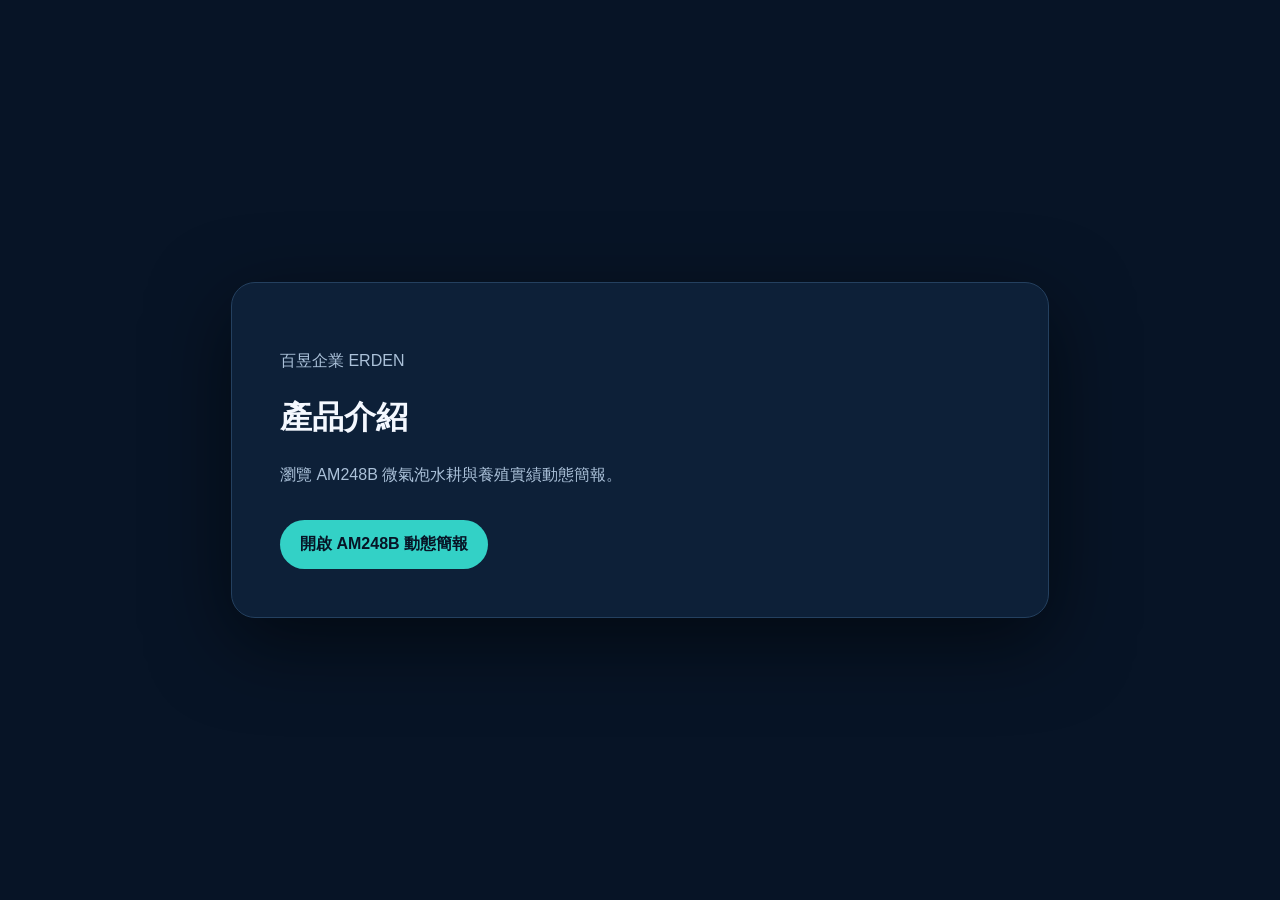
<file: index.html>
<!doctype html>
<html lang="zh-Hant">
<head>
  <meta charset="utf-8">
  <meta name="viewport" content="width=device-width, initial-scale=1">
  <title>ERDEN 產品介紹</title>
  <meta name="description" content="ERDEN 公開產品介紹頁面">
  <style>
    :root { color-scheme: dark; font-family: Inter, "Noto Sans TC", sans-serif; }
    body { margin: 0; min-height: 100vh; display: grid; place-items: center; background: #071426; color: #f4f8ff; }
    main { width: min(720px, calc(100% - 48px)); padding: 48px; border: 1px solid #24405f; border-radius: 24px; background: #0d2038; box-shadow: 0 24px 80px #0008; }
    p { color: #abc1d9; line-height: 1.7; }
    a { display: inline-block; margin-top: 16px; padding: 14px 20px; border-radius: 999px; background: #33d1c6; color: #071426; font-weight: 700; text-decoration: none; }
    a:focus-visible { outline: 3px solid #fff; outline-offset: 4px; }
  </style>
</head>
<body>
  <main>
    <p>百昱企業 ERDEN</p>
    <h1>產品介紹</h1>
    <p>瀏覽 AM248B 微氣泡水耕與養殖實績動態簡報。</p>
    <a href="./am248b/">開啟 AM248B 動態簡報</a>
  </main>
</body>
</html>
</file>
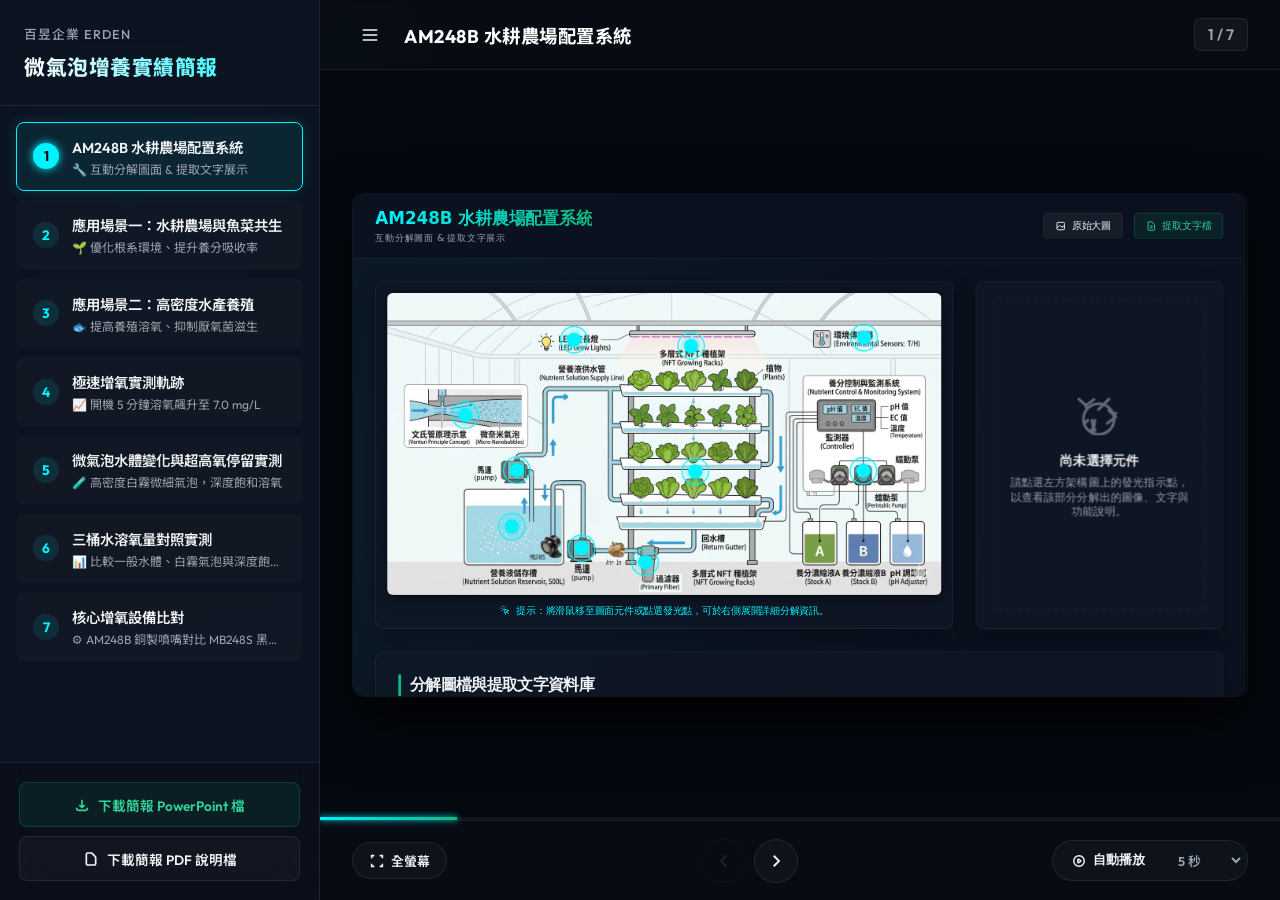
<file: am248b/index.html>
<!DOCTYPE html>
<html lang="zh-TW">
<head>
    <meta charset="UTF-8">
    <meta name="viewport" content="width=device-width, initial-scale=1.0">
    <title>百昱企業 ERDEN - AM248B 微氣泡水耕與養殖實績動態簡報</title>
    <link rel="preconnect" href="https://fonts.googleapis.com">
    <link rel="preconnect" href="https://fonts.gstatic.com" crossorigin>
    <link href="https://fonts.googleapis.com/css2?family=Inter:wght@300;400;500;600;700&family=Outfit:wght@400;600;700;800&family=Noto+Sans+TC:wght@400;500;700;900&display=swap" rel="stylesheet">
    <style>
        :root {
            --bg-color: #080c14;
            --sidebar-bg: rgba(13, 20, 35, 0.85);
            --card-bg: rgba(17, 24, 39, 0.7);
            --border-color: rgba(255, 255, 255, 0.08);
            --text-main: #f3f4f6;
            --text-muted: #9ca3af;
            --primary: #00f3ff;
            --primary-glow: rgba(0, 243, 255, 0.3);
            --accent: #10b981;
            --accent-glow: rgba(16, 185, 129, 0.2);
            --font-stack: 'Outfit', 'Inter', 'Noto Sans TC', system-ui, -apple-system, sans-serif;
            --sidebar-width: 320px;
        }

        * {
            box-sizing: border-box;
            margin: 0;
            padding: 0;
        }

        body {
            font-family: var(--font-stack);
            background-color: var(--bg-color);
            color: var(--text-main);
            height: 100vh;
            display: flex;
            overflow: hidden;
            background-image: 
                radial-gradient(circle at 10% 20%, rgba(0, 243, 255, 0.04) 0%, transparent 40%),
                radial-gradient(circle at 90% 80%, rgba(16, 185, 129, 0.04) 0%, transparent 40%);
        }

        /* Sidebar Design */
        .sidebar {
            width: var(--sidebar-width);
            background: var(--sidebar-bg);
            backdrop-filter: blur(20px);
            border-right: 1px solid var(--border-color);
            display: flex;
            flex-direction: column;
            transition: all 0.4s cubic-bezier(0.16, 1, 0.3, 1);
            z-index: 100;
            position: relative;
        }

        .sidebar.collapsed {
            margin-left: calc(-1 * var(--sidebar-width));
        }

        .sidebar-header {
            padding: 1.5rem;
            border-bottom: 1px solid var(--border-color);
            display: flex;
            flex-direction: column;
            gap: 0.5rem;
        }

        .sidebar-header h1 {
            font-size: 1.3rem;
            font-weight: 800;
            background: linear-gradient(to right, #ffffff, var(--primary));
            -webkit-background-clip: text;
            -webkit-text-fill-color: transparent;
            letter-spacing: 0.5px;
        }

        .sidebar-header p {
            font-size: 0.8rem;
            color: var(--text-muted);
            font-weight: 500;
            letter-spacing: 1px;
            text-transform: uppercase;
        }

        .slide-list {
            flex: 1;
            overflow-y: auto;
            padding: 1rem;
            display: flex;
            flex-direction: column;
            gap: 0.6rem;
        }

        /* Custom Scrollbar for list */
        .slide-list::-webkit-scrollbar {
            width: 5px;
        }
        .slide-list::-webkit-scrollbar-track {
            background: transparent;
        }
        .slide-list::-webkit-scrollbar-thumb {
            background: rgba(255, 255, 255, 0.1);
            border-radius: 10px;
        }
        .slide-list::-webkit-scrollbar-thumb:hover {
            background: var(--primary);
        }

        .slide-item {
            display: flex;
            align-items: center;
            gap: 0.8rem;
            padding: 0.8rem 1rem;
            background: rgba(255, 255, 255, 0.02);
            border: 1px solid transparent;
            border-radius: 8px;
            cursor: pointer;
            transition: all 0.3s ease;
            text-align: left;
        }

        .slide-item:hover {
            background: rgba(255, 255, 255, 0.05);
            border-color: rgba(0, 243, 255, 0.2);
            transform: translateX(3px);
        }

        .slide-item.active {
            background: rgba(0, 243, 255, 0.08);
            border-color: var(--primary);
            box-shadow: 0 0 15px rgba(0, 243, 255, 0.15);
        }

        .slide-num {
            font-family: 'Outfit', sans-serif;
            font-size: 0.85rem;
            font-weight: 700;
            color: var(--primary);
            background: rgba(0, 243, 255, 0.1);
            width: 26px;
            height: 26px;
            border-radius: 50%;
            display: flex;
            align-items: center;
            justify-content: center;
            flex-shrink: 0;
        }

        .slide-item.active .slide-num {
            background: var(--primary);
            color: #080c14;
            box-shadow: 0 0 8px var(--primary);
        }

        .slide-info {
            display: flex;
            flex-direction: column;
            gap: 0.2rem;
            overflow: hidden;
        }

        .slide-info-title {
            font-size: 0.9rem;
            font-weight: 600;
            color: #f3f4f6;
            white-space: nowrap;
            overflow: hidden;
            text-overflow: ellipsis;
        }

        .slide-info-desc {
            font-size: 0.75rem;
            color: var(--text-muted);
            white-space: nowrap;
            overflow: hidden;
            text-overflow: ellipsis;
        }

        .download-section {
            padding: 1.2rem;
            border-top: 1px solid var(--border-color);
            background: rgba(8, 12, 20, 0.4);
            display: flex;
            flex-direction: column;
            gap: 0.6rem;
        }

        .btn {
            background: rgba(255, 255, 255, 0.03);
            border: 1px solid var(--border-color);
            color: var(--text-main);
            padding: 0.7rem 1rem;
            border-radius: 8px;
            font-size: 0.85rem;
            font-weight: 600;
            cursor: pointer;
            text-decoration: none;
            transition: all 0.3s ease;
            display: flex;
            align-items: center;
            justify-content: center;
            gap: 0.5rem;
        }

        .btn:hover {
            background: rgba(0, 243, 255, 0.1);
            border-color: var(--primary);
            color: var(--primary);
            box-shadow: 0 0 10px rgba(0, 243, 255, 0.2);
        }

        .btn-accent {
            background: rgba(16, 185, 129, 0.1);
            border-color: rgba(16, 185, 129, 0.2);
            color: #34d399;
        }

        .btn-accent:hover {
            background: rgba(16, 185, 129, 0.2);
            border-color: var(--accent);
            color: var(--accent);
            box-shadow: 0 0 10px rgba(16, 185, 129, 0.2);
        }

        /* Main Panel Design */
        .main-panel {
            flex: 1;
            display: flex;
            flex-direction: column;
            height: 100vh;
            position: relative;
            z-index: 10;
        }

        /* Top Bar */
        .top-bar {
            height: 70px;
            border-bottom: 1px solid var(--border-color);
            padding: 0 2rem;
            display: flex;
            justify-content: space-between;
            align-items: center;
            background: rgba(8, 12, 20, 0.7);
            backdrop-filter: blur(10px);
        }

        .top-bar-left {
            display: flex;
            align-items: center;
            gap: 1rem;
        }

        .toggle-sidebar-btn {
            background: none;
            border: none;
            color: var(--text-main);
            cursor: pointer;
            padding: 0.5rem;
            display: flex;
            align-items: center;
            justify-content: center;
            border-radius: 6px;
            transition: all 0.3s;
        }

        .toggle-sidebar-btn:hover {
            background: rgba(255, 255, 255, 0.05);
            color: var(--primary);
        }

        .current-slide-title {
            font-size: 1.15rem;
            font-weight: 700;
            color: #ffffff;
            letter-spacing: 0.5px;
        }

        .top-bar-right {
            display: flex;
            align-items: center;
            gap: 1.5rem;
        }

        .slide-counter {
            font-family: 'Outfit', sans-serif;
            font-size: 0.95rem;
            font-weight: 600;
            color: var(--text-muted);
            background: rgba(255, 255, 255, 0.04);
            padding: 0.4rem 0.8rem;
            border-radius: 6px;
            border: 1px solid var(--border-color);
        }

        /* Content Presentation Frame Container */
        .presentation-container {
            flex: 1;
            padding: 2rem;
            display: flex;
            align-items: center;
            justify-content: center;
            background: rgba(5, 8, 15, 0.95);
            overflow: hidden;
            position: relative;
        }

        /* Exact 16:9 Presentation Scaler Box */
        .slide-frame-wrapper {
            position: relative;
            width: 100%;
            max-width: 1280px;
            aspect-ratio: 16 / 9;
            box-shadow: 0 25px 60px rgba(0, 0, 0, 0.8);
            border-radius: 12px;
            border: 1px solid var(--border-color);
            background: #000;
            overflow: hidden;
            display: flex;
            align-items: center;
            justify-content: center;
        }

        .slide-frame {
            position: absolute;
            width: 1280px;
            height: 720px;
            border: none;
            transform-origin: top left;
            top: 0;
            left: 0;
        }

        /* Loading Overlay */
        .frame-loader {
            position: absolute;
            top: 0;
            left: 0;
            right: 0;
            bottom: 0;
            background: #080c14;
            display: flex;
            flex-direction: column;
            justify-content: center;
            align-items: center;
            gap: 1rem;
            z-index: 50;
            opacity: 0;
            pointer-events: none;
            transition: opacity 0.2s ease;
        }

        .frame-loader.active {
            opacity: 1;
            pointer-events: auto;
        }

        .spinner {
            width: 40px;
            height: 40px;
            border: 3px solid rgba(0, 243, 255, 0.1);
            border-top-color: var(--primary);
            border-radius: 50%;
            animation: spin 1s linear infinite;
        }

        @keyframes spin {
            to { transform: rotate(360deg); }
        }

        /* Footer Controls */
        .controls-bar {
            height: 80px;
            background: rgba(8, 12, 20, 0.85);
            backdrop-filter: blur(10px);
            border-top: 1px solid var(--border-color);
            padding: 0 2rem;
            display: flex;
            justify-content: space-between;
            align-items: center;
        }

        .controls-left {
            display: flex;
            align-items: center;
            gap: 1rem;
        }

        .controls-center {
            display: flex;
            align-items: center;
            gap: 0.5rem;
        }

        .controls-right {
            display: flex;
            align-items: center;
            gap: 1.5rem;
        }

        .control-btn {
            background: rgba(255, 255, 255, 0.03);
            border: 1px solid var(--border-color);
            color: var(--text-main);
            width: 44px;
            height: 44px;
            border-radius: 50%;
            cursor: pointer;
            display: flex;
            align-items: center;
            justify-content: center;
            transition: all 0.3s ease;
        }

        .control-btn:hover {
            background: rgba(0, 243, 255, 0.1);
            border-color: var(--primary);
            color: var(--primary);
            box-shadow: 0 0 10px rgba(0, 243, 255, 0.2);
            transform: scale(1.05);
        }

        .control-btn:disabled {
            background: transparent;
            border-color: rgba(255, 255, 255, 0.02);
            color: rgba(255, 255, 255, 0.1);
            cursor: not-allowed;
            transform: none;
            box-shadow: none;
        }

        /* Autoplay Pill Controls */
        .autoplay-control {
            display: flex;
            align-items: center;
            background: rgba(255, 255, 255, 0.03);
            border: 1px solid var(--border-color);
            padding: 0.2rem;
            border-radius: 30px;
            gap: 0.2rem;
        }

        .autoplay-btn {
            background: none;
            border: none;
            color: var(--text-main);
            padding: 0.5rem 1rem;
            border-radius: 20px;
            font-size: 0.8rem;
            font-weight: 600;
            cursor: pointer;
            display: flex;
            align-items: center;
            gap: 0.4rem;
            transition: all 0.3s;
        }

        .autoplay-btn.active {
            background: var(--accent);
            color: #080c14;
            box-shadow: 0 0 10px rgba(16, 185, 129, 0.3);
        }

        .autoplay-speed {
            background: transparent;
            border: none;
            color: var(--text-muted);
            font-size: 0.8rem;
            font-weight: 600;
            padding: 0.4rem 0.6rem;
            padding-right: 1.2rem;
            cursor: pointer;
            outline: none;
            font-family: inherit;
        }

        /* Fullscreen Pill Button */
        .fullscreen-btn {
            font-family: inherit;
            background: rgba(255, 255, 255, 0.03);
            border: 1px solid var(--border-color);
            color: var(--text-main);
            padding: 0.5rem 1rem;
            border-radius: 20px;
            font-size: 0.8rem;
            font-weight: 600;
            cursor: pointer;
            display: flex;
            align-items: center;
            gap: 0.4rem;
            transition: all 0.3s;
        }

        .fullscreen-btn:hover {
            background: rgba(0, 243, 255, 0.1);
            border-color: var(--primary);
            color: var(--primary);
        }

        /* Global Progress Bar */
        .progress-bar-container {
            position: absolute;
            bottom: 80px;
            left: 0;
            right: 0;
            height: 3px;
            background: rgba(255, 255, 255, 0.05);
            z-index: 20;
        }

        .progress-bar-fill {
            height: 100%;
            background: linear-gradient(to right, var(--primary), var(--accent));
            width: 0%;
            transition: width 0.3s ease;
            box-shadow: 0 0 6px var(--primary);
        }

        @media (max-width: 768px) {
            .sidebar {
                position: fixed;
                inset: 0 auto 0 0;
                z-index: 100;
                height: 100vh;
                margin-left: 0;
                transform: translateX(0);
            }

            .sidebar.collapsed {
                margin-left: 0;
                transform: translateX(-100%);
            }

            .main-panel {
                width: 100%;
                min-width: 0;
            }
        }

        /* Fullscreen Overlay Style Override */
        :-webkit-full-screen .presentation-container {
            padding: 0;
            background: #000;
        }
        :-webkit-full-screen .slide-frame-wrapper {
            max-width: 100%;
            width: 100vw;
            height: 56.25vw;
            border-radius: 0;
            border: none;
        }

        :-moz-full-screen .presentation-container {
            padding: 0;
            background: #000;
        }
        :-moz-full-screen .slide-frame-wrapper {
            max-width: 100%;
            width: 100vw;
            height: 56.25vw;
            border-radius: 0;
            border: none;
        }

        :fullscreen .presentation-container {
            padding: 0;
            background: #000;
        }
        :fullscreen .slide-frame-wrapper {
            max-width: 100%;
            width: 100vw;
            height: 56.25vw;
            border-radius: 0;
            border: none;
        }
    </style>
</head>
<body>

    <!-- Sidebar Dashboard -->
    <div class="sidebar" id="sidebar">
        <div class="sidebar-header">
            <p>百昱企業 ERDEN</p>
            <h1>微氣泡增養實績簡報</h1>
        </div>

        <div class="slide-list" id="slideList">
            <!-- Dynamically populated by JS -->
        </div>

        <div class="download-section">
            <a href="downloads/am248b-microbubble-presentation.pptx" download class="btn btn-accent">
                <svg width="16" height="16" fill="none" stroke="currentColor" stroke-width="2.5" viewBox="0 0 24 24"><path d="M4 16v1a3 3 0 003 3h10a3 3 0 003-3v-1m-4-4l-4 4m0 0l-4-4m4 4V4"></path></svg>
                下載簡報 PowerPoint 檔
            </a>
            <a href="downloads/am248b-microbubble-presentation.pdf" download class="btn">
                <svg width="16" height="16" fill="none" stroke="currentColor" stroke-width="2.5" viewBox="0 0 24 24"><path d="M7 21h10a2 2 0 002-2V9.414a1 1 0 00-.293-.707l-5.414-5.414A1 1 0 0012.586 3H7a2 2 0 00-2 2v14a2 2 0 002 2z"></path></svg>
                下載簡報 PDF 說明檔
            </a>
        </div>
    </div>

    <!-- Main Content Panel -->
    <div class="main-panel">
        <!-- Top Bar -->
        <div class="top-bar">
            <div class="top-bar-left">
                <button class="toggle-sidebar-btn" id="toggleSidebar" title="顯示/隱藏側欄">
                    <svg width="20" height="20" fill="none" stroke="currentColor" stroke-width="2" viewBox="0 0 24 24"><path stroke-linecap="round" stroke-linejoin="round" d="M4 6h16M4 12h16M4 18h16"></path></svg>
                </button>
                <div class="current-slide-title" id="currentSlideTitle">簡報加載中...</div>
            </div>
            <div class="top-bar-right">
                <div class="slide-counter" id="slideCounter">0 / 0</div>
            </div>
        </div>

        <!-- Master Presentation Container -->
        <div class="presentation-container" id="presentationContainer">
            <div class="slide-frame-wrapper" id="slideFrameWrapper">
                <iframe src="" class="slide-frame" id="slideFrame"></iframe>
                <!-- Loading Screen -->
                <div class="frame-loader" id="frameLoader">
                    <div class="spinner"></div>
                    <div style="font-size: 0.9rem; color: var(--text-muted);">正在載入投影片內容...</div>
                </div>
            </div>
        </div>

        <!-- Global Progress Bar -->
        <div class="progress-bar-container">
            <div class="progress-bar-fill" id="progressBarFill"></div>
        </div>

        <!-- Bottom Controls Bar -->
        <div class="controls-bar">
            <div class="controls-left">
                <button class="fullscreen-btn" id="fullscreenBtn" title="全螢幕投影 (熱鍵: F)">
                    <svg width="16" height="16" fill="none" stroke="currentColor" stroke-width="2.5" viewBox="0 0 24 24"><path d="M4 8V4h4M20 8V4h-4M4 16v4h4M20 16v4h-4"></path></svg>
                    全螢幕
                </button>
            </div>

            <div class="controls-center">
                <button class="control-btn" id="prevBtn" title="上一張投影片 (熱鍵: ←)">
                    <svg width="18" height="18" fill="none" stroke="currentColor" stroke-width="2.5" viewBox="0 0 24 24"><path d="M15 19l-7-7 7-7"></path></svg>
                </button>
                <button class="control-btn" id="nextBtn" title="下一張投影片 (熱鍵: → 或 空白鍵)">
                    <svg width="18" height="18" fill="none" stroke="currentColor" stroke-width="2.5" viewBox="0 0 24 24"><path d="M9 5l7 7-7 7"></path></svg>
                </button>
            </div>

            <div class="controls-right">
                <div class="autoplay-control">
                    <button class="autoplay-btn" id="autoplayBtn" title="自動撥放投影片">
                        <svg width="14" height="14" fill="none" stroke="currentColor" stroke-width="2.5" viewBox="0 0 24 24" class="play-icon"><path d="M14.752 11.168l-3.197-2.132A1 1 0 0010 9.87v4.263a1 1 0 001.555.832l3.197-2.132a1 1 0 000-1.664z"></path><path d="M21 12a9 9 0 11-18 0 9 9 0 0118 0z"></path></svg>
                        自動播放
                    </button>
                    <select class="autoplay-speed" id="autoplaySpeed" title="切換間隔時間">
                        <option value="3000">3 秒</option>
                        <option value="5000" selected>5 秒</option>
                        <option value="10000">10 秒</option>
                        <option value="15000">15 秒</option>
                        <option value="20000">20 秒</option>
                    </select>
                </div>
            </div>
        </div>
    </div>

    <!-- Presentation Dashboard Logic -->
    <script>
        // 1. Definition of the 7 slide items
        const slides = [
            {
                title: "AM248B 水耕農場配置系統",
                desc: "互動分解圖面 & 提取文字展示",
                url: "am248b-hydroponics-layout.html",
                icon: "🔧"
            },
            {
                title: "應用場景一：水耕農場與魚菜共生",
                desc: "優化根系環境、提升養分吸收率",
                url: "slide-03-hydroponics-aquaponics.html",
                icon: "🌱"
            },
            {
                title: "應用場景二：高密度水產養殖",
                desc: "提高養殖溶氧、抑制厭氧菌滋生",
                url: "slide-04-recirculating-aquaculture.html",
                icon: "🐟"
            },
            {
                title: "極速增氧實測軌跡",
                desc: "開機 5 分鐘溶氧飆升至 7.0 mg/L",
                url: "slide-05-oxygenation-test.html",
                icon: "📈"
            },
            {
                title: "微氣泡水體變化與超高氧停留實測",
                desc: "高密度白霧微細氣泡，深度飽和溶氧",
                url: "slide-09-microbubble-water-test.html",
                icon: "🧪"
            },
            {
                title: "三桶水溶氧量對照實測",
                desc: "比較一般水體、白霧氣泡與深度飽和溶氧",
                url: "slide-10-dissolved-oxygen-comparison.html",
                icon: "📊"
            },
            {
                title: "核心增氧設備比對",
                desc: "AM248B 銅製噴嘴對比 MB248S 黑色噴嘴",
                url: "slide-15-equipment-comparison.html",
                icon: "⚙️"
            }
        ];

        let currentIndex = 0;
        let autoplayTimer = null;
        let isAutoplayActive = false;

        // DOM elements cache
        const sidebar = document.getElementById('sidebar');
        const toggleSidebarBtn = document.getElementById('toggleSidebar');
        const slideListContainer = document.getElementById('slideList');
        const currentSlideTitle = document.getElementById('currentSlideTitle');
        const slideCounter = document.getElementById('slideCounter');
        const slideFrame = document.getElementById('slideFrame');
        const slideFrameWrapper = document.getElementById('slideFrameWrapper');
        const frameLoader = document.getElementById('frameLoader');
        const progressBarFill = document.getElementById('progressBarFill');
        const prevBtn = document.getElementById('prevBtn');
        const nextBtn = document.getElementById('nextBtn');
        const autoplayBtn = document.getElementById('autoplayBtn');
        const autoplaySpeedSelect = document.getElementById('autoplaySpeed');
        const fullscreenBtn = document.getElementById('fullscreenBtn');
        const presentationContainer = document.getElementById('presentationContainer');

        // 2. Initialize sidebar navigation items
        function initSidebar() {
            slideListContainer.innerHTML = '';
            slides.forEach((slide, index) => {
                const item = document.createElement('div');
                item.className = `slide-item ${index === currentIndex ? 'active' : ''}`;
                item.onclick = () => {
                    selectSlide(index);
                    if (window.matchMedia('(max-width: 768px)').matches) {
                        sidebar.classList.add('collapsed');
                    }
                };
                item.innerHTML = `
                    <div class="slide-num">${index + 1}</div>
                    <div class="slide-info">
                        <div class="slide-info-title">${slide.title}</div>
                        <div class="slide-info-desc">${slide.icon} ${slide.desc}</div>
                    </div>
                `;
                slideListContainer.appendChild(item);
            });
        }

        // 3. Main slide loading function
        function selectSlide(index) {
            if (index < 0 || index >= slides.length) return;
            
            // Clear autoplay timer to avoid double triggers
            if (isAutoplayActive) {
                resetAutoplayTimer();
            }

            currentIndex = index;
            const slide = slides[currentIndex];

            // Show loader
            frameLoader.classList.add('active');

            // Update UI statuses
            currentSlideTitle.textContent = slide.title;
            slideCounter.textContent = `${currentIndex + 1} / ${slides.length}`;
            progressBarFill.style.width = `${((currentIndex + 1) / slides.length) * 100}%`;

            // Handle active class in sidebar items
            const items = slideListContainer.querySelectorAll('.slide-item');
            items.forEach((item, idx) => {
                if (idx === currentIndex) {
                    item.classList.add('active');
                    item.scrollIntoView({ behavior: 'smooth', block: 'nearest' });
                } else {
                    item.classList.remove('active');
                }
            });

            // Set iframe source
            slideFrame.src = slide.url;

            // Handle button disable state
            prevBtn.disabled = currentIndex === 0;
            nextBtn.disabled = currentIndex === slides.length - 1;
        }

        // 4. Responsive iframe scaling logic
        // This ensures the iframe scales identically like a vector presentation inside a 16:9 box
        function scaleIframe() {
            const wrapperWidth = slideFrameWrapper.clientWidth;
            const wrapperHeight = slideFrameWrapper.clientHeight;
            // Native design size is 1280 x 720
            const scale = Math.min(wrapperWidth / 1280, wrapperHeight / 720);
            slideFrame.style.transform = `scale(${scale})`;
        }

        window.addEventListener('resize', scaleIframe);
        slideFrame.addEventListener('load', () => {
            // Hide loading overlay
            frameLoader.classList.remove('active');
            scaleIframe();

            // Set autofocus inside iframe for keyboard events in child
            slideFrame.focus();
        });

        // 5. Sidebar Toggle
        toggleSidebarBtn.onclick = () => {
            sidebar.classList.toggle('collapsed');
            // Give CSS transition time, then re-calculate scale
            setTimeout(scaleIframe, 400);
        };

        // 6. Navigation Functions
        function navigateNext() {
            if (currentIndex < slides.length - 1) {
                selectSlide(currentIndex + 1);
            } else if (isAutoplayActive) {
                // If it's autoplay and reaches the end, loop back to the start!
                selectSlide(0);
            }
        }

        function navigatePrev() {
            if (currentIndex > 0) {
                selectSlide(currentIndex - 1);
            }
        }

        prevBtn.onclick = navigatePrev;
        nextBtn.onclick = navigateNext;

        // 7. Autoplay Mechanism
        function toggleAutoplay() {
            isAutoplayActive = !isAutoplayActive;
            if (isAutoplayActive) {
                autoplayBtn.classList.add('active');
                autoplayBtn.innerHTML = `
                    <svg width="14" height="14" fill="none" stroke="currentColor" stroke-width="2.5" viewBox="0 0 24 24" class="play-icon"><path d="M15.75 5.25v13.5m-7.5-13.5v13.5"></path></svg>
                    暫停播放
                `;
                resetAutoplayTimer();
            } else {
                autoplayBtn.classList.remove('active');
                autoplayBtn.innerHTML = `
                    <svg width="14" height="14" fill="none" stroke="currentColor" stroke-width="2.5" viewBox="0 0 24 24" class="play-icon"><path d="M14.752 11.168l-3.197-2.132A1 1 0 0010 9.87v4.263a1 1 0 001.555.832l3.197-2.132a1 1 0 000-1.664z"></path><path d="M21 12a9 9 0 11-18 0 9 9 0 0118 0z"></path></svg>
                    自動播放
                `;
                clearTimeout(autoplayTimer);
            }
        }

        function resetAutoplayTimer() {
            clearTimeout(autoplayTimer);
            const speed = parseInt(autoplaySpeedSelect.value, 10);
            autoplayTimer = setTimeout(() => {
                navigateNext();
            }, speed);
        }

        autoplayBtn.onclick = toggleAutoplay;
        autoplaySpeedSelect.onchange = () => {
            if (isAutoplayActive) {
                resetAutoplayTimer();
            }
        };

        // 8. Fullscreen API Wrapper
        function toggleFullscreen() {
            if (!document.fullscreenElement) {
                presentationContainer.requestFullscreen()
                    .catch(err => {
                        console.error(`無法啟動全螢幕模式: ${err.message}`);
                    });
            } else {
                document.exitFullscreen();
            }
        }

        fullscreenBtn.onclick = toggleFullscreen;

        // Listen for browser fullscreen exit events to trigger resize
        document.addEventListener('fullscreenchange', () => {
            setTimeout(scaleIframe, 100);
        });

        // 9. Hotkey Keyboard Navigation
        document.addEventListener('keydown', (e) => {
            switch (e.key) {
                case "ArrowRight":
                case "PageDown":
                    navigateNext();
                    break;
                case "ArrowLeft":
                case "PageUp":
                    navigatePrev();
                    break;
                case " ":
                    e.preventDefault(); // Stop space page-scroll
                    navigateNext();
                    break;
                case "f":
                case "F":
                    toggleFullscreen();
                    break;
            }
        });

        // Also proxy keyboard events from iframe child
        window.addEventListener('message', (e) => {
            if (e.data === 'keydown-next') {
                navigateNext();
            } else if (e.data === 'keydown-prev') {
                navigatePrev();
            }
        });

        // 10. Startup Initialization
        if (window.matchMedia('(max-width: 768px)').matches) {
            sidebar.classList.add('collapsed');
        }
        initSidebar();
        selectSlide(0);
        setTimeout(scaleIframe, 300);
    </script>
</body>
</html>
</file>
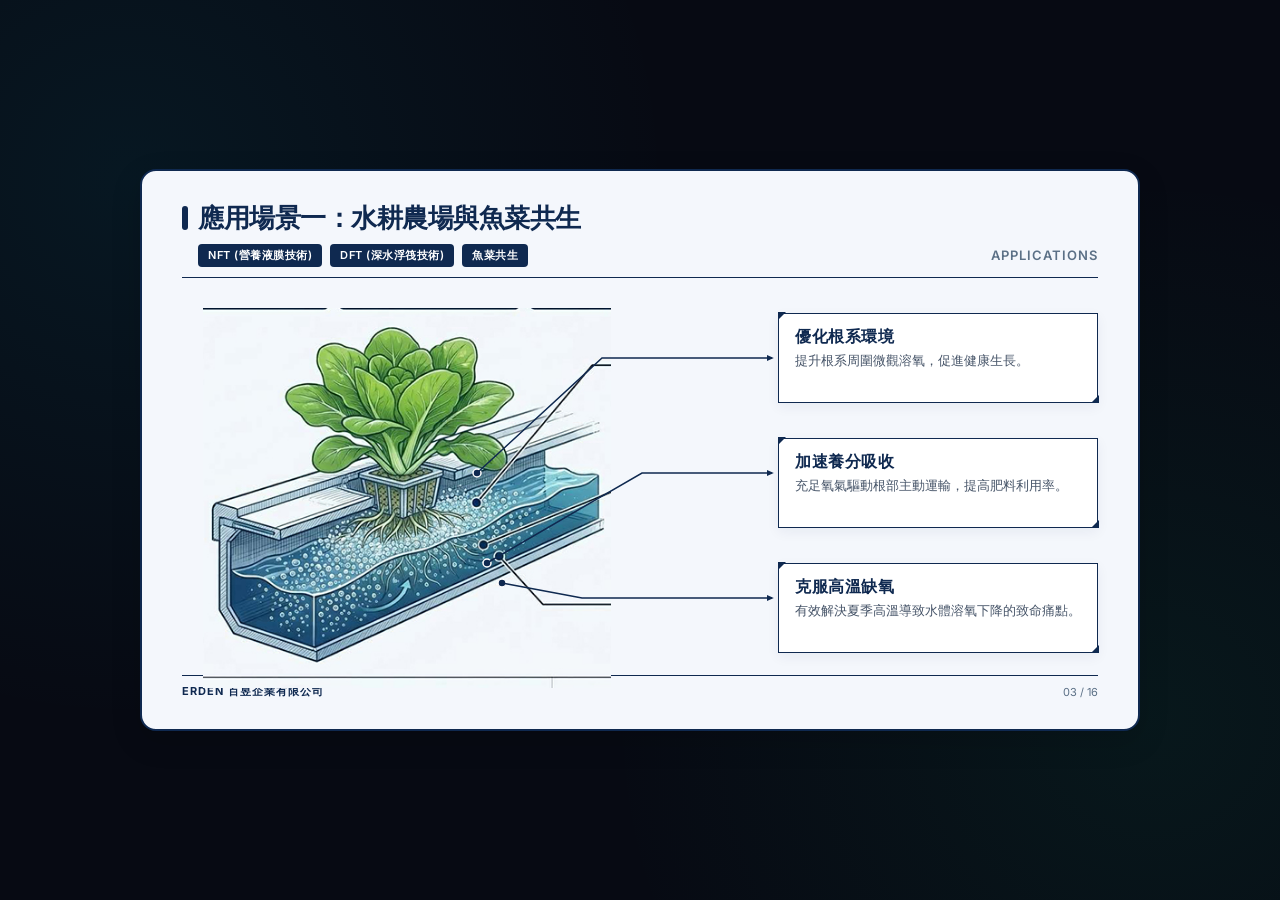
<file: am248b/slide-03-hydroponics-aquaponics.html>
<!DOCTYPE html>
<html lang="zh-TW">
<head>
    <meta charset="UTF-8">
    <meta name="viewport" content="width=device-width, initial-scale=1.0">
    <title>應用場景一：水耕農場與魚菜共生</title>
    <link rel="stylesheet" href="./presentation.css">
    <style>
        /* Fade in animation */
        @keyframes fadeIn {
            from { opacity: 0; transform: translateY(10px); }
            to { opacity: 1; transform: translateY(0); }
        }
        .slide-container {
            animation: fadeIn 0.6s cubic-bezier(0.16, 1, 0.3, 1) forwards;
            background: #f4f7fc !important;
            border: 2px solid #0f2950 !important;
            box-shadow: 0 10px 30px rgba(0, 0, 0, 0.15) !important;
            color: #0f2950 !important;
            box-sizing: border-box;
        }

        .slide-header {
            border-bottom: 1.5px solid #0f2950 !important;
            margin-bottom: 15px !important;
            padding-bottom: 10px !important;
            display: flex;
            justify-content: space-between;
            align-items: flex-end;
        }

        .header-left {
            display: flex;
            flex-direction: column;
            gap: 8px;
        }

        .slide-title {
            background: none !important;
            -webkit-text-fill-color: #0f2950 !important;
            color: #0f2950 !important;
            font-size: 26px !important;
            font-weight: 700;
            display: flex;
            align-items: center;
            gap: 10px;
        }

        .slide-title::before {
            background: #0f2950 !important;
            box-shadow: none !important;
            height: 24px !important;
            width: 6px !important;
        }

        .badge-container {
            display: flex;
            gap: 8px;
            margin-left: 16px;
        }

        .badge {
            background: #0f2950;
            color: #ffffff;
            padding: 4px 10px;
            border-radius: 4px;
            font-size: 11px;
            font-weight: 600;
            letter-spacing: 0.5px;
        }

        .slide-subtitle {
            color: #5b7086 !important;
            font-weight: 600;
            font-size: 13px !important;
            letter-spacing: 1px;
            margin-bottom: 4px;
        }

        /* Slide Body Layout */
        .slide-body {
            position: relative;
            width: 100%;
            height: 100%;
            display: block !important;
            margin: 0;
            padding: 0;
            overflow: visible;
        }

        .diagram-container {
            position: absolute;
            left: -15px;
            top: 15px;
            width: 480px;
            height: 380px;
            display: flex;
            justify-content: center;
            align-items: center;
        }

        .diagram-container img {
            max-width: 100%;
            max-height: 100%;
            object-fit: contain;
        }

        .cards-container {
            position: absolute;
            right: 0px;
            top: 10px;
            width: 320px;
            height: 360px;
            z-index: 10;
        }

        /* Tech-style Card Item */
        .card-item {
            position: absolute;
            left: 0;
            width: 320px;
            height: 90px;
            background: #ffffff;
            border: 1.5px solid #0f2950;
            padding: 12px 16px;
            box-sizing: border-box;
            box-shadow: 0 4px 12px rgba(15, 41, 80, 0.06);
            transition: all 0.3s ease;
        }

        .card-item:hover {
            transform: translateY(-2px);
            box-shadow: 0 6px 16px rgba(15, 41, 80, 0.12);
        }

        /* Corner Tech accents */
        .card-item::before {
            content: '';
            position: absolute;
            top: -1.5px;
            left: -1.5px;
            width: 0;
            height: 0;
            border-style: solid;
            border-width: 8px 8px 0 0;
            border-color: #0f2950 transparent transparent transparent;
        }

        .card-item::after {
            content: '';
            position: absolute;
            bottom: -1.5px;
            right: -1.5px;
            width: 0;
            height: 0;
            border-style: solid;
            border-width: 0 0 8px 8px;
            border-color: transparent transparent #0f2950 transparent;
        }

        .card-title {
            font-size: 16px;
            font-weight: 700;
            color: #0f2950;
            margin-bottom: 4px;
            font-family: 'Outfit', sans-serif;
            letter-spacing: 0.5px;
        }

        .card-desc {
            font-size: 12.5px;
            color: #475569;
            line-height: 1.4;
        }

        /* SVG lines styling */
        .connection-lines {
            position: absolute;
            left: 0;
            top: 0;
            width: 100%;
            height: 100%;
            pointer-events: none;
            z-index: 5;
        }

        /* Footer styling */
        .slide-footer {
            border-top: 1.5px solid #0f2950 !important;
            color: #5b7086 !important;
            padding-top: 8px !important;
            margin-top: 10px !important;
        }

        .footer-brand {
            color: #0f2950 !important;
            font-weight: 700;
        }
    </style>
</head>
<body>
    <div class="slide-container">
        <!-- Header -->
        <div class="slide-header">
            <div class="header-left">
                <span class="slide-title">應用場景一：水耕農場與魚菜共生</span>
                <div class="badge-container">
                    <span class="badge">NFT (營養液膜技術)</span>
                    <span class="badge">DFT (深水浮筏技術)</span>
                    <span class="badge">魚菜共生</span>
                </div>
            </div>
            <span class="slide-subtitle">Applications</span>
        </div>
        
        <!-- Body -->
        <div class="slide-body">
            <!-- Left Image Diagram -->
            <div class="diagram-container">
                <img src="./images/components/hydroponics-nft-aquaponics.png" alt="水耕農場與魚菜共生示意圖">
            </div>
            
            <!-- Right Text Cards -->
            <div class="cards-container">
                <!-- Card 1 -->
                <div class="card-item" style="top: 10px;">
                    <h3 class="card-title">優化根系環境</h3>
                    <p class="card-desc">提升根系周圍微觀溶氧，促進健康生長。</p>
                </div>

                <!-- Card 2 -->
                <div class="card-item" style="top: 135px;">
                    <h3 class="card-title">加速養分吸收</h3>
                    <p class="card-desc">充足氧氣驅動根部主動運輸，提高肥料利用率。</p>
                </div>

                <!-- Card 3 -->
                <div class="card-item" style="top: 260px;">
                    <h3 class="card-title">克服高溫缺氧</h3>
                    <p class="card-desc">有效解決夏季高溫導致水體溶氧下降的致命痛點。</p>
                </div>
            </div>
            
            <!-- SVG Connection Lines -->
            <svg class="connection-lines">
                <defs>
                    <marker id="arrow" viewBox="0 0 10 10" refX="6" refY="5" markerWidth="6" markerHeight="6" orient="auto-start-reverse">
                        <path d="M 0 1.5 L 8 5 L 0 8.5 z" fill="#0f2950" />
                    </marker>
                </defs>
                
                <!-- Line 1: Root to Card 1 -->
                <circle cx="295" cy="180" r="4" fill="#0f2950" stroke="#ffffff" stroke-width="1.5" />
                <path d="M 295 180 L 420 65 L 590 65" fill="none" stroke="#0f2950" stroke-width="1.5" marker-end="url(#arrow)" />
                
                <!-- Line 2: Middle to Card 2 -->
                <circle cx="305" cy="270" r="4" fill="#0f2950" stroke="#ffffff" stroke-width="1.5" />
                <path d="M 305 270 L 460 180 L 590 180" fill="none" stroke="#0f2950" stroke-width="1.5" marker-end="url(#arrow)" />
                
                <!-- Line 3: Bottom to Card 3 -->
                <circle cx="320" cy="290" r="4" fill="#0f2950" stroke="#ffffff" stroke-width="1.5" />
                <path d="M 320 290 L 400 305 L 590 305" fill="none" stroke="#0f2950" stroke-width="1.5" marker-end="url(#arrow)" />
            </svg>
        </div>
        
        <!-- Footer -->
        <div class="slide-footer">
            <span class="footer-brand">ERDEN 百昱企業有限公司</span>
            <span>03 / 16</span>
        </div>
    </div>
<script>
document.addEventListener('keydown', (e) => {
    if (e.key === "ArrowRight" || e.key === "PageDown" || e.key === " ") {
        window.parent.postMessage('keydown-next', '*');
    } else if (e.key === "ArrowLeft" || e.key === "PageUp") {
        window.parent.postMessage('keydown-prev', '*');
    }
});
</script>
</body>
</html>
</file>
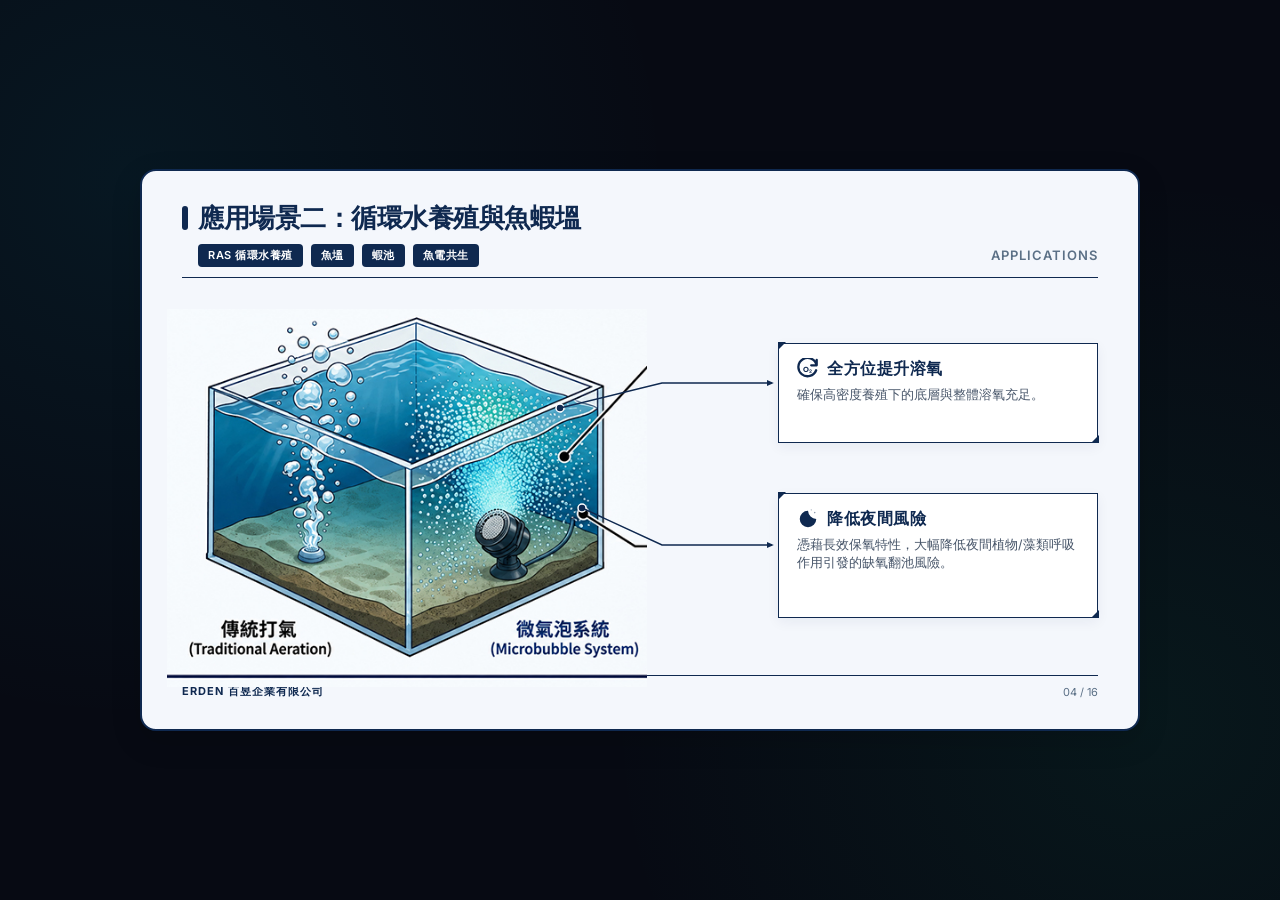
<file: am248b/slide-04-recirculating-aquaculture.html>
<!DOCTYPE html>
<html lang="zh-TW">
<head>
    <meta charset="UTF-8">
    <meta name="viewport" content="width=device-width, initial-scale=1.0">
    <title>應用場景二：循環水養殖與魚蝦塭</title>
    <link rel="stylesheet" href="./presentation.css">
    <style>
        /* Fade in animation */
        @keyframes fadeIn {
            from { opacity: 0; transform: translateY(10px); }
            to { opacity: 1; transform: translateY(0); }
        }
        .slide-container {
            animation: fadeIn 0.6s cubic-bezier(0.16, 1, 0.3, 1) forwards;
            background: #f4f7fc !important;
            border: 2px solid #0f2950 !important;
            box-shadow: 0 10px 30px rgba(0, 0, 0, 0.15) !important;
            color: #0f2950 !important;
            box-sizing: border-box;
        }

        .slide-header {
            border-bottom: 1.5px solid #0f2950 !important;
            margin-bottom: 15px !important;
            padding-bottom: 10px !important;
            display: flex;
            justify-content: space-between;
            align-items: flex-end;
        }

        .header-left {
            display: flex;
            flex-direction: column;
            gap: 8px;
        }

        .slide-title {
            background: none !important;
            -webkit-text-fill-color: #0f2950 !important;
            color: #0f2950 !important;
            font-size: 26px !important;
            font-weight: 700;
            display: flex;
            align-items: center;
            gap: 10px;
        }

        .slide-title::before {
            background: #0f2950 !important;
            box-shadow: none !important;
            height: 24px !important;
            width: 6px !important;
        }

        .badge-container {
            display: flex;
            gap: 8px;
            margin-left: 16px;
        }

        .badge {
            background: #0f2950;
            color: #ffffff;
            padding: 4px 10px;
            border-radius: 4px;
            font-size: 11px;
            font-weight: 600;
            letter-spacing: 0.5px;
        }

        .slide-subtitle {
            color: #5b7086 !important;
            font-weight: 600;
            font-size: 13px !important;
            letter-spacing: 1px;
            margin-bottom: 4px;
        }

        /* Slide Body Layout */
        .slide-body {
            position: relative;
            width: 100%;
            height: 100%;
            display: block !important;
            margin: 0;
            padding: 0;
            overflow: visible;
        }

        .diagram-container {
            position: absolute;
            left: -15px;
            top: 15px;
            width: 480px;
            height: 380px;
            display: flex;
            justify-content: center;
            align-items: center;
        }

        .diagram-container img {
            max-width: 100%;
            max-height: 100%;
            object-fit: contain;
        }

        .cards-container {
            position: absolute;
            right: 0px;
            top: 10px;
            width: 320px;
            height: 360px;
            z-index: 10;
        }

        /* Tech-style Card Item */
        .card-item {
            position: absolute;
            left: 0;
            width: 320px;
            background: #ffffff;
            border: 1.5px solid #0f2950;
            padding: 14px 18px;
            box-sizing: border-box;
            box-shadow: 0 4px 12px rgba(15, 41, 80, 0.06);
            transition: all 0.3s ease;
        }

        .card-item:hover {
            transform: translateY(-2px);
            box-shadow: 0 6px 16px rgba(15, 41, 80, 0.12);
        }

        /* Corner Tech accents */
        .card-item::before {
            content: '';
            position: absolute;
            top: -1.5px;
            left: -1.5px;
            width: 0;
            height: 0;
            border-style: solid;
            border-width: 8px 8px 0 0;
            border-color: #0f2950 transparent transparent transparent;
        }

        .card-item::after {
            content: '';
            position: absolute;
            bottom: -1.5px;
            right: -1.5px;
            width: 0;
            height: 0;
            border-style: solid;
            border-width: 0 0 8px 8px;
            border-color: transparent transparent #0f2950 transparent;
        }

        .card-header-wrapper {
            display: flex;
            align-items: center;
            gap: 8px;
            margin-bottom: 6px;
        }

        .card-icon {
            flex-shrink: 0;
        }

        .card-title {
            font-size: 16px;
            font-weight: 700;
            color: #0f2950;
            font-family: 'Outfit', sans-serif;
            letter-spacing: 0.5px;
        }

        .card-desc {
            font-size: 12.5px;
            color: #475569;
            line-height: 1.45;
        }

        /* SVG lines styling */
        .connection-lines {
            position: absolute;
            left: 0;
            top: 0;
            width: 100%;
            height: 100%;
            pointer-events: none;
            z-index: 5;
        }

        /* Footer styling */
        .slide-footer {
            border-top: 1.5px solid #0f2950 !important;
            color: #5b7086 !important;
            padding-top: 8px !important;
            margin-top: 10px !important;
        }

        .footer-brand {
            color: #0f2950 !important;
            font-weight: 700;
        }
    </style>
</head>
<body>
    <div class="slide-container">
        <!-- Header -->
        <div class="slide-header">
            <div class="header-left">
                <span class="slide-title">應用場景二：循環水養殖與魚蝦塭</span>
                <div class="badge-container">
                    <span class="badge">RAS 循環水養殖</span>
                    <span class="badge">魚塭</span>
                    <span class="badge">蝦池</span>
                    <span class="badge">魚電共生</span>
                </div>
            </div>
            <span class="slide-subtitle">Applications</span>
        </div>
        
        <!-- Body -->
        <div class="slide-body">
            <!-- Left Image Diagram -->
            <div class="diagram-container">
                <img src="./images/components/recirculating-aquaculture-system.png" alt="循環水養塭示意圖">
            </div>
            
            <!-- Right Text Cards -->
            <div class="cards-container">
                <!-- Card 1 -->
                <div class="card-item" style="top: 40px; height: 100px;">
                    <div class="card-header-wrapper">
                        <svg class="card-icon" viewBox="0 0 24 24" width="22" height="22" style="fill: none; stroke: #0f2950; stroke-width: 2.5; stroke-linecap: round; stroke-linejoin: round;">
                            <path d="M21.5 2v6h-6M21.34 8a10 10 0 1 0-.45 5.38"/>
                            <text x="6" y="15" font-family="'Outfit', sans-serif" font-weight="bold" font-size="8" fill="#0f2950" stroke="none">O₂</text>
                        </svg>
                        <h3 class="card-title">全方位提升溶氧</h3>
                    </div>
                    <p class="card-desc">確保高密度養殖下的底層與整體溶氧充足。</p>
                </div>

                <!-- Card 2 -->
                <div class="card-item" style="top: 190px; height: 125px;">
                    <div class="card-header-wrapper">
                        <svg class="card-icon" viewBox="0 0 24 24" width="22" height="22" style="fill: #0f2950;">
                            <path d="M12 3a9 9 0 1 0 9 9 9.75 9.75 0 0 1-9-9z"/>
                            <path d="M19 5l.5 1 .5-1-.5-1-.5 1zm-4-3l.3.6.6-.3-.3-.6-.6.3z"/>
                        </svg>
                        <h3 class="card-title">降低夜間風險</h3>
                    </div>
                    <p class="card-desc">憑藉長效保氧特性，大幅降低夜間植物/藻類呼吸作用引發的缺氧翻池風險。</p>
                </div>
            </div>
            
            <!-- SVG Connection Lines -->
            <svg class="connection-lines">
                <defs>
                    <marker id="arrow" viewBox="0 0 10 10" refX="6" refY="5" markerWidth="6" markerHeight="6" orient="auto-start-reverse">
                        <path d="M 0 1.5 L 8 5 L 0 8.5 z" fill="#0f2950" />
                    </marker>
                </defs>
                
                <!-- Line 1: Microbubble cloud to Card 1 -->
                <circle cx="378" cy="115" r="4" fill="#0f2950" stroke="#ffffff" stroke-width="1.5" />
                <path d="M 378 115 L 480 90 L 590 90" fill="none" stroke="#0f2950" stroke-width="1.5" marker-end="url(#arrow)" />
                
                <!-- Line 2: Nozzle area to Card 2 -->
                <circle cx="400" cy="215" r="4" fill="#0f2950" stroke="#ffffff" stroke-width="1.5" />
                <path d="M 400 215 L 480 252 L 590 252" fill="none" stroke="#0f2950" stroke-width="1.5" marker-end="url(#arrow)" />
            </svg>
        </div>
        
        <!-- Footer -->
        <div class="slide-footer">
            <span class="footer-brand">ERDEN 百昱企業有限公司</span>
            <span>04 / 16</span>
        </div>
    </div>
<script>
document.addEventListener('keydown', (e) => {
    if (e.key === "ArrowRight" || e.key === "PageDown" || e.key === " ") {
        window.parent.postMessage('keydown-next', '*');
    } else if (e.key === "ArrowLeft" || e.key === "PageUp") {
        window.parent.postMessage('keydown-prev', '*');
    }
});
</script>
</body>
</html>
</file>
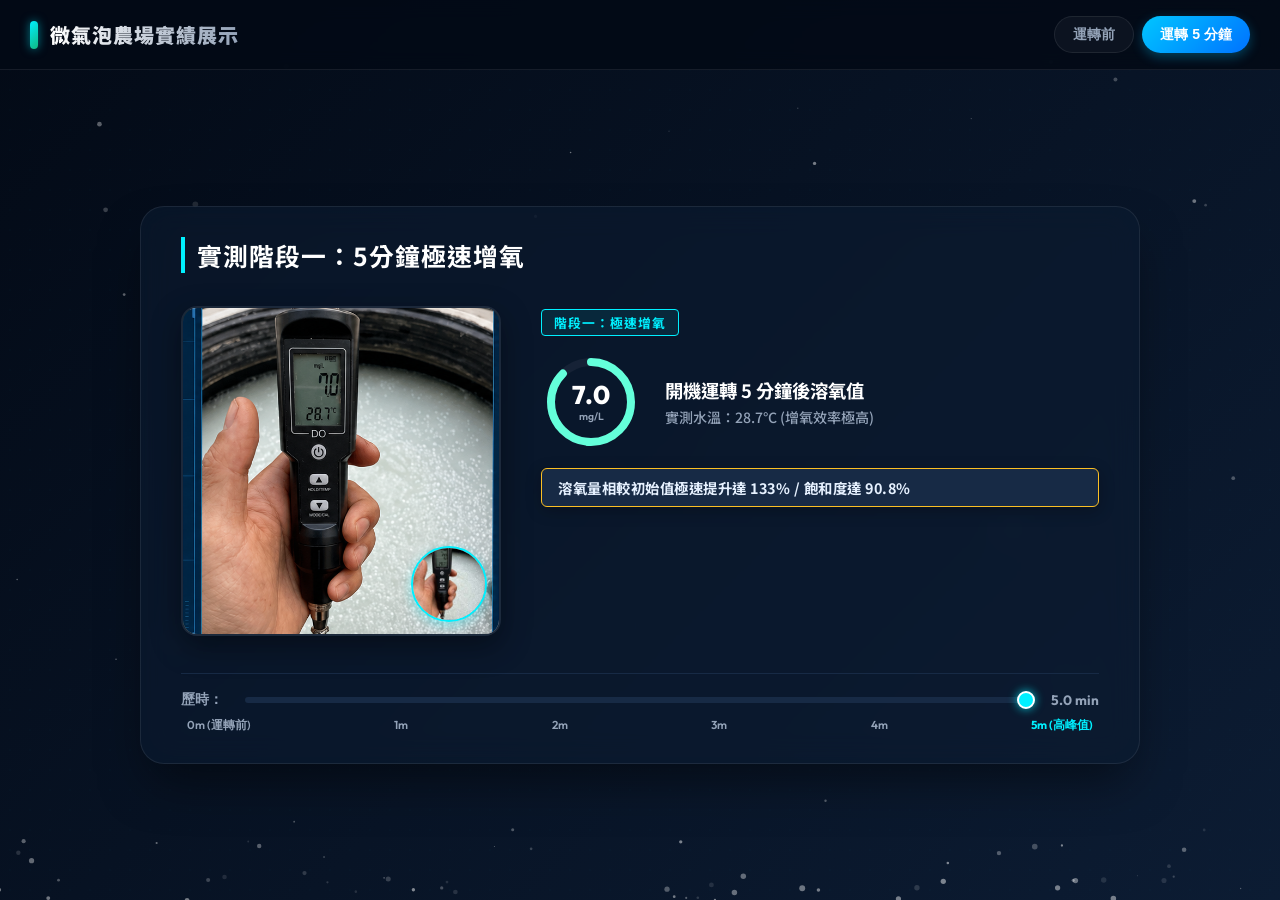
<file: am248b/slide-05-oxygenation-test.html>
<!DOCTYPE html>
<html lang="zh-TW">
<head>
    <meta charset="UTF-8">
    <meta name="viewport" content="width=device-width, initial-scale=1.0">
    <title>極速增氧實測軌跡 - 互動式動態簡報</title>
    <meta name="description" content="互動式簡報：展示微氣泡技術於水耕農場及養殖漁業之增氧維持效果與實績數據。">
    <link rel="preconnect" href="https://fonts.googleapis.com">
    <link rel="preconnect" href="https://fonts.gstatic.com" crossorigin>
    <link href="https://fonts.googleapis.com/css2?family=Noto+Sans+TC:wght@400;500;700;900&family=Outfit:wght@400;600;700;800&display=swap" rel="stylesheet">
    <style>
        :root {
            --bg-dark-start: #030a16;
            --bg-dark-end: #0c1c33;
            --primary-cyan: #00f0ff;
            --primary-teal: #64ffda;
            --primary-green: #10b981;
            --primary-yellow: #fbbf24;
            --text-light: #ffffff;
            --text-muted: #94a3b8;
            --border-radius-lg: 24px;
            --border-radius-md: 16px;
            --border-radius-sm: 8px;
            --card-shadow: 0 25px 50px -12px rgba(0, 0, 0, 0.5);
            --transition-speed: 0.4s;
        }

        * {
            box-sizing: border-box;
            margin: 0;
            padding: 0;
        }

        body {
            font-family: 'Noto Sans TC', sans-serif;
            background: linear-gradient(135deg, var(--bg-dark-start) 0%, var(--bg-dark-end) 100%);
            color: var(--text-light);
            min-height: 100vh;
            display: flex;
            flex-direction: column;
            overflow: hidden;
            position: relative;
        }

        /* Dynamic Bubble Canvas Background */
        #bubble-canvas {
            position: fixed;
            top: 0;
            left: 0;
            width: 100%;
            height: 100%;
            z-index: 0;
            pointer-events: none;
        }

        .ambient-grid {
            position: absolute;
            width: 100%;
            height: 100%;
            background-image: radial-gradient(rgba(0, 240, 255, 0.03) 1px, transparent 1px);
            background-size: 20px 20px;
            pointer-events: none;
            z-index: 0;
            opacity: 0.5;
        }

        /* Top Header */
        header {
            padding: 16px 30px;
            background: rgba(3, 10, 22, 0.85);
            backdrop-filter: blur(10px);
            border-bottom: 1px solid rgba(255, 255, 255, 0.08);
            display: flex;
            justify-content: space-between;
            align-items: center;
            z-index: 10;
        }

        .logo-title {
            display: flex;
            align-items: center;
            gap: 12px;
        }

        .logo-badge {
            background: linear-gradient(135deg, var(--primary-cyan) 0%, var(--primary-green) 100%);
            width: 8px;
            height: 28px;
            border-radius: 4px;
            box-shadow: 0 0 10px rgba(0, 240, 255, 0.5);
        }

        .logo-text {
            font-size: 1.25rem;
            font-weight: 900;
            letter-spacing: 1px;
            background: linear-gradient(to right, #ffffff, #94a3b8);
            -webkit-background-clip: text;
            -webkit-text-fill-color: transparent;
        }

        /* Nav Menu Controls */
        .nav-menu {
            display: flex;
            gap: 8px;
        }

        .menu-btn {
            background: rgba(255, 255, 255, 0.04);
            border: 1px solid rgba(255, 255, 255, 0.08);
            color: #94a3b8;
            padding: 8px 18px;
            border-radius: 20px;
            cursor: pointer;
            font-size: 0.88rem;
            font-weight: 700;
            transition: all 0.3s ease;
        }

        .menu-btn:hover {
            background: rgba(255, 255, 255, 0.1);
            color: #ffffff;
            border-color: rgba(255, 255, 255, 0.18);
        }

        .menu-btn.active {
            background: linear-gradient(135deg, #00c6ff 0%, #0072ff 100%);
            border: none;
            color: #ffffff;
            box-shadow: 0 4px 12px rgba(0, 198, 255, 0.3);
        }

        /* Main Workspace */
        main {
            flex-grow: 1;
            position: relative;
            display: flex;
            justify-content: center;
            align-items: center;
            padding: 20px 30px;
            z-index: 2;
        }

        @media (max-width: 950px) {
            main {
                padding: 16px;
                overflow-y: auto;
            }
        }

        /* Presentation Card Container */
        .presentation-card {
            background: rgba(13, 27, 49, 0.6);
            border: 1px solid rgba(255, 255, 255, 0.08);
            width: 100%;
            max-width: 1000px;
            aspect-ratio: 1000 / 558;
            padding: 30px 40px;
            box-shadow: var(--card-shadow), inset 0 0 30px rgba(0, 240, 255, 0.01);
            border-radius: var(--border-radius-lg);
            display: flex;
            flex-direction: column;
            justify-content: space-between;
            position: relative;
            backdrop-filter: blur(15px);
            overflow: hidden;
        }

        @media (max-width: 950px) {
            .presentation-card {
                aspect-ratio: auto;
                height: auto;
                gap: 24px;
                padding: 24px;
            }
        }

        /* Slide Body Layout */
        .slide-content-wrapper {
            display: flex;
            gap: 40px;
            align-items: center;
            flex-grow: 1;
        }

        @media (max-width: 768px) {
            .slide-content-wrapper {
                flex-direction: column;
                gap: 24px;
            }
        }

        /* Left Side: Water Tank Image Morph Container */
        .tank-viewer-box {
            position: relative;
            width: 320px;
            height: 330px;
            flex-shrink: 0;
            border-radius: var(--border-radius-md);
            overflow: hidden;
            border: 2px solid rgba(255, 255, 255, 0.08);
            box-shadow: 0 10px 30px rgba(0, 0, 0, 0.4);
        }

        @media (max-width: 768px) {
            .tank-viewer-box {
                width: 100%;
                max-width: 280px;
                height: 280px;
            }
        }

        .tank-img-state {
            position: absolute;
            top: 0;
            left: 0;
            width: 100%;
            height: 100%;
            object-fit: cover;
            transition: opacity 0.1s ease;
        }

        .tank-img-clear {
            z-index: 1;
        }

        .tank-img-bubble {
            z-index: 2;
            opacity: 0; /* Controlled by JS slider */
        }

        /* DO Meter crop insert */
        .do-meter-insert {
            position: absolute;
            bottom: 12px;
            right: 12px;
            width: 76px;
            height: 76px;
            border-radius: 50%;
            border: 2.5px solid var(--primary-cyan);
            overflow: hidden;
            box-shadow: 0 4px 12px rgba(0, 240, 255, 0.35);
            z-index: 5;
            transition: all var(--transition-speed);
            cursor: pointer;
        }

        .do-meter-insert:hover {
            transform: scale(1.1);
            box-shadow: 0 4px 20px rgba(0, 240, 255, 0.6);
        }

        .do-meter-insert img {
            width: 100%;
            height: 100%;
            object-fit: cover;
        }

        /* Right Side: Dashboard Panel */
        .dashboard-panel {
            display: flex;
            flex-direction: column;
            flex-grow: 1;
            gap: 16px;
        }

        /* Header block with active indicator */
        .dashboard-header {
            display: flex;
            justify-content: space-between;
            align-items: center;
        }

        .phase-badge {
            background: rgba(0, 240, 255, 0.08);
            border: 1px solid var(--primary-cyan);
            color: var(--primary-cyan);
            padding: 3px 12px;
            border-radius: 4px;
            font-size: 0.8rem;
            font-weight: 700;
            letter-spacing: 1px;
            text-transform: uppercase;
        }

        /* DO Circle Gauge & Value Container */
        .telemetry-row {
            display: flex;
            align-items: center;
            gap: 24px;
        }

        .gauge-wrapper {
            position: relative;
            width: 100px;
            height: 100px;
            flex-shrink: 0;
        }

        .gauge-svg {
            transform: rotate(-90deg);
            width: 100%;
            height: 100%;
        }

        .gauge-bg {
            fill: none;
            stroke: rgba(255, 255, 255, 0.05);
            stroke-width: 8;
        }

        .gauge-fill {
            fill: none;
            stroke: var(--primary-yellow);
            stroke-width: 8;
            stroke-dasharray: 251.2; /* 2 * pi * 40 */
            stroke-dashoffset: 251.2;
            stroke-linecap: round;
            transition: stroke-dashoffset 0.1s ease, stroke var(--transition-speed);
        }

        .gauge-center-text {
            position: absolute;
            top: 50%;
            left: 50%;
            transform: translate(-50%, -50%);
            display: flex;
            flex-direction: column;
            align-items: center;
            justify-content: center;
        }

        .gauge-val {
            font-family: 'Outfit', sans-serif;
            font-size: 1.6rem;
            font-weight: 800;
            color: #ffffff;
            line-height: 1;
        }

        .gauge-unit {
            font-family: 'Outfit', sans-serif;
            font-size: 0.65rem;
            color: var(--text-muted);
            font-weight: 600;
            margin-top: 2px;
        }

        .telemetry-details {
            display: flex;
            flex-direction: column;
            gap: 4px;
        }

        .telemetry-title {
            font-size: 1.15rem;
            font-weight: 700;
            color: #ffffff;
            transition: color var(--transition-speed);
        }

        .telemetry-sub {
            font-size: 0.88rem;
            color: var(--text-muted);
            font-weight: 500;
        }

        /* Large indicator stats pill */
        .stats-pill {
            background-color: #172a45;
            border: 1.5px solid var(--primary-yellow);
            border-radius: 6px;
            padding: 8px 16px;
            color: #e6f1ff;
            font-size: 0.9rem;
            font-weight: 700;
            box-shadow: 0 4px 15px rgba(0, 0, 0, 0.25);
            transition: all var(--transition-speed);
            letter-spacing: 0.5px;
        }

        /* Specs section dynamic */
        .specs-container {
            min-height: 110px;
        }

        .bullets-list {
            list-style: none;
            display: flex;
            flex-direction: column;
            gap: 8px;
        }

        .bullet-item {
            font-size: 0.88rem;
            line-height: 1.5;
            color: #cbd5e1;
            position: relative;
            padding-left: 18px;
            opacity: 0;
            transform: translateY(5px);
            animation: fadeInItem 0.4s ease forwards;
        }

        .bullet-item:nth-child(1) { animation-delay: 0.05s; }
        .bullet-item:nth-child(2) { animation-delay: 0.1s; }
        .bullet-item:nth-child(3) { animation-delay: 0.15s; }
        .bullet-item:nth-child(4) { animation-delay: 0.2s; }

        @keyframes fadeInItem {
            to { opacity: 1; transform: translateY(0); }
        }

        .bullet-item::before {
            content: '•';
            color: var(--primary-cyan);
            position: absolute;
            left: 2px;
            font-size: 1rem;
            top: 0;
        }

        .bullet-item b {
            color: #ffffff;
            font-weight: 700;
        }

        /* Timeline Slider Controls */
        .timeline-controls-wrapper {
            margin-top: 16px;
            border-top: 1.5px solid #172a45;
            padding-top: 16px;
            display: flex;
            flex-direction: column;
            gap: 8px;
        }

        .slider-row {
            display: flex;
            align-items: center;
            gap: 14px;
        }

        .time-label {
            font-family: 'Outfit', sans-serif;
            font-size: 0.85rem;
            font-weight: 700;
            color: var(--text-muted);
            width: 50px;
        }

        .slider-container {
            flex-grow: 1;
            position: relative;
            display: flex;
            align-items: center;
        }

        .timeline-slider {
            -webkit-appearance: none;
            appearance: none;
            width: 100%;
            height: 6px;
            border-radius: 3px;
            background: #172a45;
            outline: none;
            cursor: pointer;
        }

        .timeline-slider::-webkit-slider-thumb {
            -webkit-appearance: none;
            appearance: none;
            width: 18px;
            height: 18px;
            border-radius: 50%;
            background: var(--primary-cyan);
            border: 2px solid #ffffff;
            box-shadow: 0 0 10px rgba(0, 240, 255, 0.8);
            cursor: pointer;
            transition: transform 0.1s ease;
        }

        .timeline-slider::-webkit-slider-thumb:hover {
            transform: scale(1.2);
        }

        .timeline-slider::-moz-range-thumb {
            width: 18px;
            height: 18px;
            border-radius: 50%;
            background: var(--primary-cyan);
            border: 2px solid #ffffff;
            box-shadow: 0 0 10px rgba(0, 240, 255, 0.8);
            cursor: pointer;
            transition: transform 0.1s ease;
        }

        .timeline-slider::-moz-range-thumb:hover {
            transform: scale(1.2);
        }

        .slider-ticks {
            display: flex;
            justify-content: space-between;
            padding: 0 6px;
        }

        .tick-label {
            font-family: 'Outfit', sans-serif;
            font-size: 0.72rem;
            color: var(--text-muted);
            cursor: pointer;
            font-weight: 600;
            transition: color 0.2s ease;
        }

        .tick-label.active {
            color: var(--primary-cyan);
            font-weight: 700;
        }

        /* Title block */
        .slide-title {
            font-size: 1.55rem;
            font-weight: 700;
            color: #ffffff;
            letter-spacing: 1px;
            margin-bottom: 12px;
            border-left: 4px solid var(--primary-cyan);
            padding-left: 12px;
        }

        /* Modal Overlay for zoomed DO Meter */
        .modal-overlay {
            position: fixed;
            top: 0;
            left: 0;
            width: 100%;
            height: 100%;
            background: rgba(3, 10, 22, 0.85);
            backdrop-filter: blur(15px);
            z-index: 100;
            display: flex;
            justify-content: center;
            align-items: center;
            opacity: 0;
            pointer-events: none;
            transition: opacity 0.3s ease;
        }

        .modal-overlay.active {
            opacity: 1;
            pointer-events: auto;
        }

        .modal-box {
            background: #0d1b31;
            border: 2px solid var(--primary-cyan);
            border-radius: 12px;
            padding: 24px;
            max-width: 400px;
            width: 90%;
            display: flex;
            flex-direction: column;
            align-items: center;
            gap: 16px;
            box-shadow: 0 10px 40px rgba(0, 240, 255, 0.25);
            transform: scale(0.9);
            transition: transform 0.3s cubic-bezier(0.34, 1.56, 0.64, 1);
        }

        .modal-overlay.active .modal-box {
            transform: scale(1);
        }

        .modal-img-wrapper {
            width: 250px;
            height: 250px;
            border-radius: 8px;
            overflow: hidden;
            border: 1px solid rgba(255, 255, 255, 0.1);
        }

        .modal-img-wrapper img {
            width: 100%;
            height: 100%;
            object-fit: cover;
        }

        .modal-title {
            font-size: 1.1rem;
            font-weight: 700;
            color: #ffffff;
            text-align: center;
        }

        .modal-close-btn {
            background: var(--primary-cyan);
            border: none;
            color: #030a16;
            padding: 8px 24px;
            border-radius: 6px;
            font-size: 0.9rem;
            font-weight: 700;
            cursor: pointer;
            transition: background 0.3s ease;
        }

        .modal-close-btn:hover {
            background: #00c6ff;
        }
    </style>
</head>
<body>

    <!-- Background Bubble Canvas -->
    <canvas id="bubble-canvas"></canvas>
    <div class="ambient-grid"></div>

    <!-- Top Header -->
    <header>
        <div class="logo-title">
            <div class="logo-badge"></div>
            <div class="logo-text">微氣泡農場實績展示</div>
        </div>
        <div class="nav-menu">
            <button class="menu-btn" onclick="goToStep(0)">運轉前</button>
            <button class="menu-btn active" onclick="goToStep(5)">運轉 5 分鐘</button>
        </div>
    </header>

    <!-- Main Content Area -->
    <main>
        <div class="presentation-card">
            <!-- Slide Title -->
            <h2 class="slide-title">實測階段一：5分鐘極速增氧</h2>

            <!-- Main Slide Elements -->
            <div class="slide-content-wrapper">
                <!-- Left: Tank Morph Image -->
                <div class="tank-viewer-box">
                    <img class="tank-img-state tank-img-clear" src="./images/slides/left-tank.jpg" alt="未運轉之一般水體">
                    <img class="tank-img-state tank-img-bubble" id="tank-bubble-layer" src="./images/slides/page05-left-tank-highres.png" alt="運轉5分鐘呈乳白色白霧狀水體">
                    
                    <!-- Floating Crop DO Meter click to zoom -->
                    <div class="do-meter-insert" onclick="openModal()" title="點擊放大檢視溶氧儀畫面">
                        <img src="./images/slides/page05-do-meter.jpg" alt="溶氧量儀表">
                    </div>
                </div>

                <!-- Right: Information Dashboard -->
                <div class="dashboard-panel">
                    <div class="dashboard-header">
                        <span class="phase-badge" id="phase-text">階段一：極速增氧</span>
                    </div>

                    <!-- Telemetry Row (SVG Gauge + Values) -->
                    <div class="telemetry-row">
                        <!-- SVG Ring Gauge -->
                        <div class="gauge-wrapper">
                            <svg class="gauge-svg" viewBox="0 0 100 100">
                                <circle class="gauge-bg" cx="50" cy="50" r="40"></circle>
                                <circle class="gauge-fill" id="gauge-ring" cx="50" cy="50" r="40"></circle>
                            </svg>
                            <div class="gauge-center-text">
                                <span class="gauge-val" id="tele-val">7.0</span>
                                <span class="gauge-unit">mg/L</span>
                            </div>
                        </div>

                        <div class="telemetry-details">
                            <div class="telemetry-title" id="tele-title">開機運轉 5 分鐘後溶氧值</div>
                            <div class="telemetry-sub" id="tele-sub">實測水溫：28.7°C (增氧效率極高)</div>
                        </div>
                    </div>

                    <!-- Badge Stats -->
                    <div class="stats-pill" id="stats-badge">
                        溶氧量相較初始值極速提升達 133% / 飽和度達 90.8%
                    </div>

                    <!-- Bullet Points specs -->
                    <div class="specs-container" id="bullets-box">
                        <!-- Filled by JS -->
                    </div>
                </div>
            </div>

            <!-- Bottom: Interactive Slider Controls -->
            <div class="timeline-controls-wrapper">
                <div class="slider-row">
                    <span class="time-label">歷時：</span>
                    <div class="slider-container">
                        <input type="range" class="timeline-slider" id="timeSlider" min="0" max="5" step="0.1" value="5" oninput="updateTimeline(this.value)">
                    </div>
                    <span class="time-label" style="text-align: right;" id="time-display">5.0 min</span>
                </div>
                <div class="slider-ticks">
                    <span class="tick-label" onclick="goToStep(0)" id="tick-0">0m (運轉前)</span>
                    <span class="tick-label" onclick="goToStep(1)" id="tick-1">1m</span>
                    <span class="tick-label" onclick="goToStep(2)" id="tick-2">2m</span>
                    <span class="tick-label" onclick="goToStep(3)" id="tick-3">3m</span>
                    <span class="tick-label" onclick="goToStep(4)" id="tick-4">4m</span>
                    <span class="tick-label active" onclick="goToStep(5)" id="tick-5">5m (高峰值)</span>
                </div>
            </div>
        </div>
    </main>

    <!-- Modal Zoom overlay -->
    <div class="modal-overlay" id="zoomModal" onclick="closeModal()">
        <div class="modal-box" onclick="event.stopPropagation()">
            <div class="modal-img-wrapper">
                <img src="./images/slides/page05-do-meter.jpg" alt="溶氧量儀表">
            </div>
            <div class="modal-title">實測開機運轉5分鐘：溶氧量飆升至 7.0 mg/L</div>
            <button class="modal-close-btn" onclick="closeModal()">關閉關卡</button>
        </div>
    </div>

    <!-- JavaScript Interactive Logic -->
    <script>
        // Data configurations for states
        const stateData = {
            baseline: {
                do: 3.0,
                sat: 39.0,
                badge: "溶氧量處於初始缺氧低谷 / 飽和度僅 39.0%",
                title: "開機前初始溶解氧狀態",
                sub: "實測水溫：28.7°C (基線狀態)",
                phase: "基準線：設備未運轉",
                bullets: [
                    "<b>實測水溫</b>：28.7°C",
                    "<b>溶解氧較低</b>：設備運轉前，溶解氧僅有 3.0 mg/L，水體處於低氧狀態。",
                    "<b>物理現象</b>：水體十分清澈，無微細氣泡，氣液接觸面積小，溶氧增加緩慢。",
                    "<b>應用背景</b>：在缺氧環境下，作物根系或魚類活動可能受到抑制，急需高效補氧。"
                ]
            },
            peak: {
                do: 7.0,
                sat: 90.8,
                badge: "溶氧量相較初始值極速提升達 133% / 飽和度達 90.8%",
                title: "開機運轉 5 分鐘後溶氧值",
                sub: "實測水溫：28.7°C (增氧效率極高)",
                phase: "階段一：極速增氧",
                bullets: [
                    "<b>實測水溫</b>：28.7°C",
                    "<b>極速增氧</b>：開機運轉僅 5 分鐘，溶解氧從 3.0 mg/L 迅速拉升至 7.0 mg/L。",
                    "<b>物理現象</b>：整個水體迅速被乳白色微氣泡充滿，氣泡密度極高，建立超大氣液接觸面。",
                    "<b>應用優勢</b>：適合定時快速補氧，能在極短時間內拉高溶氧打破缺氧僵局，效率勝過傳統打氣。"
                ]
            }
        };

        // Cache DOM elements
        const timeSlider = document.getElementById('timeSlider');
        const timeDisplay = document.getElementById('time-display');
        const tankBubble = document.getElementById('tank-bubble-layer');
        const gaugeRing = document.getElementById('gauge-ring');
        const teleVal = document.getElementById('tele-val');
        const teleTitle = document.getElementById('tele-title');
        const teleSub = document.getElementById('tele-sub');
        const statsBadge = document.getElementById('stats-badge');
        const bulletsBox = document.getElementById('bullets-box');
        const phaseBadge = document.getElementById('phase-text');
        const zoomModal = document.getElementById('zoomModal');

        // Initial setup
        let currentStepData = stateData.peak;
        let lastStateName = 'peak';
        let bubbleSpawnRateFactor = 1.0;
        updateTimeline(5);

        // Update the slider timeline
        function updateTimeline(val) {
            val = parseFloat(val);
            timeSlider.value = val;
            timeDisplay.textContent = val.toFixed(1) + " min";
            
            // 1. Calculate image transparency morph
            const factor = val / 5; // 0 to 1
            tankBubble.style.opacity = factor;

            // 2. Interpolate DO and Saturation data
            const curDO = 3.0 + (7.0 - 3.0) * factor;
            const curSat = 39.0 + (90.8 - 39.0) * factor;
            teleVal.textContent = curDO.toFixed(1);

            // 3. Update Gauge Ring
            // Max value is 8.0 mg/L for visual scaling (100% ring = 8.0)
            const ringPercent = curDO / 8.0;
            const ringOffset = 251.2 * (1 - ringPercent);
            gaugeRing.style.strokeDashoffset = ringOffset;

            // Gauge ring color transitions dynamically
            if (curDO < 4.5) {
                gaugeRing.style.stroke = "var(--primary-yellow)";
            } else if (curDO < 6.0) {
                gaugeRing.style.stroke = "var(--primary-cyan)";
            } else {
                gaugeRing.style.stroke = "var(--primary-teal)";
            }

            // Update tick active states
            for (let i = 0; i <= 5; i++) {
                const tick = document.getElementById(`tick-${i}`);
                if (Math.round(val) === i) {
                    tick.classList.add('active');
                } else {
                    tick.classList.remove('active');
                }
            }

            // 4. Update texts depending on the major state
            const targetState = val < 2.5 ? 'baseline' : 'peak';
            
            // Highlight header button
            const menuBtns = document.querySelectorAll('.menu-btn');
            if (targetState === 'baseline') {
                menuBtns[0].classList.add('active');
                menuBtns[1].classList.remove('active');
            } else {
                menuBtns[0].classList.remove('active');
                menuBtns[1].classList.add('active');
            }

            if (targetState !== lastStateName) {
                lastStateName = targetState;
                const data = stateData[targetState];
                
                teleTitle.textContent = data.title;
                teleSub.textContent = data.sub;
                phaseBadge.textContent = data.phase;
                
                statsBadge.textContent = data.badge;
                if (targetState === 'baseline') {
                    statsBadge.style.borderColor = "var(--primary-yellow)";
                    statsBadge.style.color = "#ffe082";
                } else {
                    statsBadge.style.borderColor = "var(--primary-teal)";
                    statsBadge.style.color = "#e6f1ff";
                }

                // Render bullets list
                let listHtml = '<ul class="bullets-list">';
                data.bullets.forEach(bullet => {
                    listHtml += `<li class="bullet-item">${bullet}</li>`;
                });
                listHtml += '</ul>';
                bulletsBox.innerHTML = listHtml;
            }

            // Adjust bubble generation rate on canvas
            bubbleSpawnRateFactor = 0.1 + factor * 1.9; // Scale from 10% to 200%
        }

        // Quick navigation buttons helper
        function goToStep(min) {
            // Animate slider to targets
            let start = parseFloat(timeSlider.value);
            let end = min;
            let duration = 200; // ms
            let startTime = null;

            function anim(timestamp) {
                if (!startTime) startTime = timestamp;
                let progress = timestamp - startTime;
                let t = Math.min(progress / duration, 1);
                // Ease function
                let easeVal = start + (end - start) * t;
                updateTimeline(easeVal);
                if (t < 1) {
                    requestAnimationFrame(anim);
                }
            }
            requestAnimationFrame(anim);
        }

        // Modal Zoom Logic
        function openModal() {
            zoomModal.classList.add('active');
        }

        function closeModal() {
            zoomModal.classList.remove('active');
        }

        // Canvas Particle Bubbles system
        const canvas = document.getElementById('bubble-canvas');
        const ctx = canvas.getContext('2d');
        let bubbles = [];
        function resizeCanvas() {
            canvas.width = window.innerWidth;
            canvas.height = window.innerHeight;
        }
        window.addEventListener('resize', resizeCanvas);
        resizeCanvas();

        class ParticleBubble {
            constructor() {
                this.x = Math.random() * canvas.width;
                this.y = canvas.height + Math.random() * 20;
                this.radius = 0.5 + Math.random() * 2.5; // Micro-bubbles are small
                this.speedY = 0.4 + Math.random() * 1.2;
                this.speedX = (Math.random() - 0.5) * 0.4;
                this.opacity = 0.1 + Math.random() * 0.4;
            }
            update() {
                this.y -= this.speedY;
                this.x += this.speedX;
                // Fade out near the top
                if (this.y < 100) {
                    this.opacity -= 0.005;
                }
            }
            draw() {
                ctx.beginPath();
                ctx.arc(this.x, this.y, this.radius, 0, Math.PI * 2);
                ctx.fillStyle = `rgba(255, 255, 255, ${this.opacity})`;
                ctx.fill();
            }
        }

        function initBubbles() {
            for (let i = 0; i < 40; i++) {
                bubbles.push(new ParticleBubble());
                bubbles[i].y = Math.random() * canvas.height; // Distribute initial
            }
        }
        initBubbles();

        function animate() {
            ctx.clearRect(0, 0, canvas.width, canvas.height);
            
            // Update & Draw particles
            bubbles.forEach((p, index) => {
                p.update();
                p.draw();
                if (p.y < 0 || p.opacity <= 0) {
                    bubbles[index] = new ParticleBubble();
                }
            });

            // Adjust count based on rate factor dynamically
            const targetCount = Math.floor(100 * bubbleSpawnRateFactor);
            if (bubbles.length < targetCount) {
                bubbles.push(new ParticleBubble());
            } else if (bubbles.length > targetCount) {
                bubbles.pop();
            }

            requestAnimationFrame(animate);
        }
        animate();
    </script>

<script>
document.addEventListener('keydown', (e) => {
    if (e.key === "ArrowRight" || e.key === "PageDown" || e.key === " ") {
        window.parent.postMessage('keydown-next', '*');
    } else if (e.key === "ArrowLeft" || e.key === "PageUp") {
        window.parent.postMessage('keydown-prev', '*');
    }
});
</script>
</body>
</html>
</file>
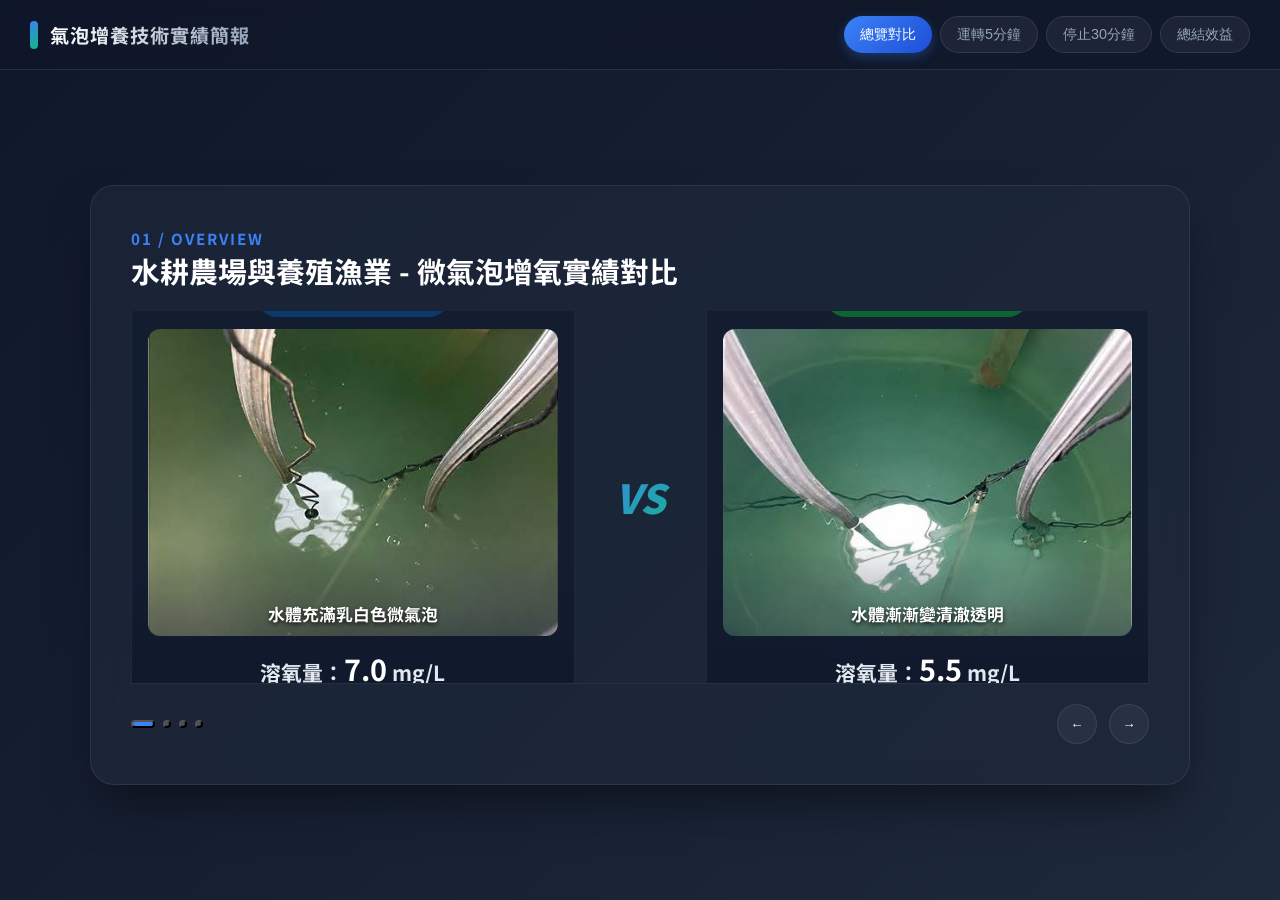
<file: am248b/slide-09-microbubble-water-test.html>
<!DOCTYPE html>
<html lang="zh-TW">
<head>
    <meta charset="UTF-8">
    <meta name="viewport" content="width=device-width, initial-scale=1.0">
    <title>微氣泡水耕與養殖漁業 - 互動式簡報</title>
    <meta name="description" content="互動式簡報：展示微氣泡技術於水耕農場及養殖漁業之增氧維持效果與實績數據。">
    <link rel="preconnect" href="https://fonts.googleapis.com">
    <link rel="preconnect" href="https://fonts.gstatic.com" crossorigin>
    <link href="https://fonts.googleapis.com/css2?family=Noto+Sans+TC:wght@400;500;700;900&display=swap" rel="stylesheet">
    <style>
        :root {
            --primary-blue: #0b396b;
            --primary-green: #0a6530;
            --primary-blue-light: #3b82f6;
            --primary-green-light: #10b981;
            --light-blue-bg: #ebf3fc;
            --light-green-bg: #edf7ed;
            --text-dark: #1f2937;
            --text-light: #ffffff;
            --gray-light: #f3f4f6;
            --transition-speed: 0.5s;
            --card-shadow: 0 10px 25px -5px rgba(0, 0, 0, 0.1), 0 8px 10px -6px rgba(0, 0, 0, 0.1);
        }

        * {
            box-sizing: border-box;
            margin: 0;
            padding: 0;
        }

        body {
            font-family: 'Noto Sans TC', sans-serif;
            background: linear-gradient(135deg, #0f172a 0%, #1e293b 100%);
            color: var(--text-light);
            min-height: 100vh;
            display: flex;
            flex-direction: column;
            overflow: hidden;
        }

        /* Top Header */
        header {
            padding: 16px 30px;
            background: rgba(15, 23, 42, 0.8);
            backdrop-filter: blur(10px);
            border-bottom: 1px solid rgba(255, 255, 255, 0.1);
            display: flex;
            justify-content: space-between;
            align-items: center;
            z-index: 10;
        }

        .logo-title {
            display: flex;
            align-items: center;
            gap: 12px;
        }

        .logo-badge {
            background: linear-gradient(135deg, #3b82f6 0%, #10b981 100%);
            width: 8px;
            height: 28px;
            border-radius: 4px;
        }

        .logo-text {
            font-size: 1.2rem;
            font-weight: 700;
            letter-spacing: 1px;
            background: linear-gradient(to right, #ffffff, #94a3b8);
            -webkit-background-clip: text;
            -webkit-text-fill-color: transparent;
        }

        /* Presentation Mode Controls */
        .nav-menu {
            display: flex;
            gap: 8px;
        }

        .menu-btn {
            background: rgba(255, 255, 255, 0.05);
            border: 1px solid rgba(255, 255, 255, 0.1);
            color: #94a3b8;
            padding: 8px 16px;
            border-radius: 20px;
            cursor: pointer;
            font-size: 0.9rem;
            font-weight: 500;
            transition: all 0.3s ease;
        }

        .menu-btn:hover {
            background: rgba(255, 255, 255, 0.1);
            color: #ffffff;
        }

        .menu-btn.active {
            background: linear-gradient(135deg, #3b82f6 0%, #1d4ed8 100%);
            border: none;
            color: #ffffff;
            box-shadow: 0 4px 12px rgba(59, 130, 246, 0.3);
        }

        /* Main Workspace */
        main {
            flex-grow: 1;
            position: relative;
            display: flex;
            justify-content: center;
            align-items: center;
            padding: 20px;
        }

        /* Slides Container */
        .slides-container {
            width: 100%;
            max-width: 1100px;
            height: 600px;
            position: relative;
            background: rgba(30, 41, 59, 0.7);
            border: 1px solid rgba(255, 255, 255, 0.08);
            border-radius: 24px;
            box-shadow: 0 25px 50px -12px rgba(0, 0, 0, 0.5);
            overflow: hidden;
            backdrop-filter: blur(12px);
        }

        /* Individual Slide Base */
        .slide {
            position: absolute;
            top: 0;
            left: 0;
            width: 100%;
            height: 100%;
            padding: 40px;
            display: flex;
            flex-direction: column;
            justify-content: space-between;
            opacity: 0;
            pointer-events: none;
            transition: opacity var(--transition-speed) ease-in-out, transform var(--transition-speed) ease-in-out;
            transform: scale(0.98);
        }

        .slide.active {
            opacity: 1;
            pointer-events: auto;
            transform: scale(1);
        }

        /* Slide Content Components */
        .slide-header {
            margin-bottom: 20px;
            animation: fadeInDown 0.6s ease-out forwards;
        }

        .slide-subtitle {
            font-size: 0.95rem;
            color: #3b82f6;
            font-weight: 700;
            text-transform: uppercase;
            letter-spacing: 2px;
            margin-bottom: 4px;
        }

        .slide-title {
            font-size: 1.8rem;
            font-weight: 700;
            color: #ffffff;
        }

        .slide-body {
            flex-grow: 1;
            display: flex;
            gap: 40px;
            align-items: center;
            overflow: hidden;
        }

        /* SLIDE 1: OVERVIEW Layout */
        .overview-grid {
            display: grid;
            grid-template-columns: 1fr auto 1fr;
            width: 100%;
            gap: 20px;
            align-items: center;
        }

        .overview-card {
            background: rgba(15, 23, 42, 0.5);
            border: 1px solid rgba(255, 255, 255, 0.05);
            border-radius: 20px;
            padding: 16px;
            text-align: center;
            cursor: pointer;
            transition: all 0.4s cubic-bezier(0.16, 1, 0.3, 1);
            position: relative;
            overflow: hidden;
        }

        .overview-card::before {
            content: '';
            position: absolute;
            top: 0;
            left: 0;
            width: 100%;
            height: 100%;
            background: linear-gradient(to bottom, transparent 60%, rgba(15, 23, 42, 0.9));
            z-index: 2;
        }

        .overview-card:hover {
            transform: translateY(-8px);
            border-color: rgba(255, 255, 255, 0.2);
            box-shadow: 0 15px 30px rgba(0, 0, 0, 0.4);
        }

        .overview-card.blue:hover {
            box-shadow: 0 15px 30px rgba(59, 130, 246, 0.15);
            border-color: rgba(59, 130, 246, 0.4);
        }

        .overview-card.green:hover {
            box-shadow: 0 15px 30px rgba(16, 185, 129, 0.15);
            border-color: rgba(16, 185, 129, 0.4);
        }

        .card-tag {
            font-size: 1.1rem;
            font-weight: 700;
            padding: 8px 24px;
            border-radius: 20px;
            display: inline-block;
            margin-bottom: 12px;
            color: #fff;
        }

        .card-tag.blue { background-color: var(--primary-blue); }
        .card-tag.green { background-color: var(--primary-green); }

        .card-img-container {
            width: 100%;
            aspect-ratio: 4 / 3;
            border-radius: 12px;
            overflow: hidden;
            margin-bottom: 12px;
            position: relative;
        }

        .card-img-container img {
            width: 100%;
            height: 100%;
            object-fit: cover;
        }

        .card-img-overlay {
            position: absolute;
            bottom: 10px;
            left: 0;
            width: 100%;
            z-index: 3;
            font-weight: 700;
            font-size: 1.05rem;
            color: #ffffff;
            text-shadow: 0 2px 4px rgba(0,0,0,0.8);
        }

        .card-do-value {
            font-size: 1.3rem;
            font-weight: 700;
            color: #e2e8f0;
            margin-top: 8px;
            z-index: 3;
            position: relative;
        }

        .card-do-value span {
            font-size: 1.8rem;
            color: #ffffff;
        }

        .card-click-tip {
            font-size: 0.8rem;
            color: #64748b;
            margin-top: 10px;
            z-index: 3;
            position: relative;
            transition: color 0.3s ease;
        }

        .overview-card:hover .card-click-tip {
            color: #ffffff;
        }

        .vs-badge {
            font-size: 2.5rem;
            font-weight: 900;
            font-style: italic;
            background: linear-gradient(135deg, #3b82f6 0%, #10b981 100%);
            -webkit-background-clip: text;
            -webkit-text-fill-color: transparent;
            padding: 20px;
            animation: pulse 2s infinite;
        }

        /* SLIDE 2 & 3: DETAIL VIEW LAYOUTS */
        .detail-layout {
            display: grid;
            grid-template-columns: 1.2fr 1fr;
            width: 100%;
            height: 100%;
            gap: 40px;
            align-items: center;
        }

        .detail-media {
            border-radius: 20px;
            overflow: hidden;
            box-shadow: var(--card-shadow);
            border: 1px solid rgba(255, 255, 255, 0.1);
            aspect-ratio: 1.1;
            position: relative;
        }

        .detail-media img {
            width: 100%;
            height: 100%;
            object-fit: cover;
        }

        .detail-media-caption {
            position: absolute;
            bottom: 0;
            left: 0;
            width: 100%;
            background: rgba(15, 23, 42, 0.8);
            padding: 16px 20px;
            text-align: center;
            font-size: 1.15rem;
            font-weight: 700;
            border-top: 1px solid rgba(255,255,255,0.08);
            backdrop-filter: blur(5px);
        }

        .detail-media-caption.blue { color: #60a5fa; }
        .detail-media-caption.green { color: #34d399; }

        .detail-info {
            display: flex;
            flex-direction: column;
            gap: 20px;
        }

        /* Metric Animation block */
        .metric-block {
            display: flex;
            align-items: center;
            gap: 20px;
            background: rgba(255, 255, 255, 0.03);
            border: 1px solid rgba(255, 255, 255, 0.06);
            padding: 16px 24px;
            border-radius: 16px;
        }

        .gauge-container {
            width: 80px;
            height: 80px;
            position: relative;
        }

        .gauge-svg {
            transform: rotate(-90deg);
        }

        .gauge-bg {
            fill: none;
            stroke: rgba(255,255,255,0.1);
            stroke-width: 8;
        }

        .gauge-bar {
            fill: none;
            stroke-width: 8;
            stroke-linecap: round;
            transition: stroke-dashoffset 1s ease-out;
            stroke-dasharray: 226; /* 2 * PI * r (r=36) */
            stroke-dashoffset: 226;
        }

        .gauge-bar.blue { stroke: #3b82f6; }
        .gauge-bar.green { stroke: #10b981; }

        .gauge-text {
            position: absolute;
            top: 50%;
            left: 50%;
            transform: translate(-50%, -50%);
            font-size: 1.1rem;
            font-weight: 700;
        }

        .metric-label-group {
            display: flex;
            flex-direction: column;
        }

        .metric-label {
            font-size: 0.9rem;
            color: #94a3b8;
        }

        .metric-value {
            font-size: 1.6rem;
            font-weight: 700;
            color: #ffffff;
        }

        .detail-bullets {
            display: flex;
            flex-direction: column;
            gap: 16px;
        }

        .bullet-item {
            display: flex;
            gap: 16px;
            align-items: flex-start;
        }

        .bullet-icon-wrapper {
            background: rgba(255, 255, 255, 0.05);
            border-radius: 50%;
            width: 36px;
            height: 36px;
            display: flex;
            justify-content: center;
            align-items: center;
            flex-shrink: 0;
            border: 1px solid rgba(255,255,255,0.08);
        }

        .bullet-icon-wrapper img {
            width: 20px;
            height: 20px;
            object-fit: cover;
        }

        .bullet-content {
            display: flex;
            flex-direction: column;
            gap: 2px;
        }

        .bullet-title {
            font-size: 1rem;
            font-weight: 700;
            color: #ffffff;
        }

        .bullet-desc {
            font-size: 0.9rem;
            color: #94a3b8;
            line-height: 1.4;
        }

        /* SLIDE 4: CONCLUSION LAYOUT */
        .conclusion-layout {
            display: grid;
            grid-template-columns: 1fr 1.2fr;
            width: 100%;
            height: 100%;
            gap: 40px;
            align-items: center;
        }

        /* Chart visualizer */
        .chart-card {
            background: rgba(15, 23, 42, 0.4);
            border: 1px solid rgba(255, 255, 255, 0.05);
            padding: 24px;
            border-radius: 20px;
            height: 300px;
            display: flex;
            flex-direction: column;
            justify-content: space-between;
        }

        .chart-title {
            font-size: 0.95rem;
            color: #94a3b8;
            font-weight: 700;
            text-align: center;
        }

        .chart-bars {
            display: flex;
            justify-content: space-around;
            align-items: flex-end;
            height: 180px;
            padding-top: 20px;
        }

        .chart-bar-container {
            display: flex;
            flex-direction: column;
            align-items: center;
            gap: 8px;
            width: 80px;
        }

        .chart-bar-fill {
            width: 40px;
            border-radius: 8px 8px 0 0;
            transition: height 1s ease-out;
            height: 0;
            box-shadow: 0 4px 12px rgba(0,0,0,0.15);
            position: relative;
        }

        .chart-bar-fill.blue {
            background: linear-gradient(to top, #1d4ed8, #3b82f6);
        }

        .chart-bar-fill.green {
            background: linear-gradient(to top, #047857, #10b981);
        }

        .chart-bar-value {
            position: absolute;
            top: -24px;
            left: 50%;
            transform: translateX(-50%);
            font-weight: 700;
            font-size: 0.95rem;
        }

        .chart-bar-label {
            font-size: 0.8rem;
            color: #94a3b8;
            text-align: center;
            word-break: keep-all;
        }

        /* Conclusion message box */
        .conclusion-box {
            display: flex;
            flex-direction: column;
            gap: 20px;
        }

        .conclusion-highlight-card {
            background: linear-gradient(135deg, rgba(11, 57, 107, 0.4) 0%, rgba(15, 23, 42, 0.6) 100%);
            border: 1px solid rgba(59, 130, 246, 0.2);
            padding: 24px;
            border-radius: 16px;
            display: flex;
            gap: 20px;
            align-items: flex-start;
            position: relative;
        }

        .conclusion-highlight-card::after {
            content: '';
            position: absolute;
            top: 0;
            left: 0;
            width: 100%;
            height: 100%;
            border-radius: 16px;
            box-shadow: inset 0 0 20px rgba(59, 130, 246, 0.1);
            pointer-events: none;
        }

        .conclusion-icon-lg {
            width: 54px;
            height: 54px;
            background: rgba(59, 130, 246, 0.15);
            border-radius: 12px;
            display: flex;
            justify-content: center;
            align-items: center;
            border: 1px solid rgba(59, 130, 246, 0.3);
            flex-shrink: 0;
        }

        .conclusion-icon-lg img {
            width: 32px;
            height: 32px;
            object-fit: contain;
        }

        .conclusion-text-container {
            display: flex;
            flex-direction: column;
            gap: 8px;
        }

        .conclusion-card-title {
            font-size: 1.15rem;
            font-weight: 700;
            color: #60a5fa;
        }

        .conclusion-card-desc {
            font-size: 0.95rem;
            color: #e2e8f0;
            line-height: 1.6;
        }

        .conclusion-bullets {
            display: flex;
            flex-direction: column;
            gap: 12px;
            padding-left: 8px;
        }

        .conclusion-bullet-item {
            display: flex;
            align-items: center;
            gap: 12px;
            font-size: 0.95rem;
            color: #94a3b8;
        }

        .conclusion-bullet-item::before {
            content: '✓';
            color: #10b981;
            font-weight: bold;
        }

        /* Slide Footer & Navigation controls */
        .slide-footer {
            border-top: 1px solid rgba(255, 255, 255, 0.05);
            padding-top: 20px;
            display: flex;
            justify-content: space-between;
            align-items: center;
            z-index: 5;
        }

        .dots-container {
            display: flex;
            gap: 8px;
        }

        .dot {
            width: 8px;
            height: 8px;
            border-radius: 50%;
            background: rgba(255, 255, 255, 0.2);
            cursor: pointer;
            transition: all 0.3s ease;
        }

        .dot:hover {
            background: rgba(255, 255, 255, 0.4);
        }

        .dot.active {
            background: #3b82f6;
            width: 24px;
            border-radius: 4px;
        }

        .slide-btns {
            display: flex;
            gap: 12px;
        }

        .arrow-btn {
            background: rgba(255, 255, 255, 0.05);
            border: 1px solid rgba(255, 255, 255, 0.08);
            color: #ffffff;
            width: 40px;
            height: 40px;
            border-radius: 50%;
            display: flex;
            justify-content: center;
            align-items: center;
            cursor: pointer;
            transition: all 0.3s ease;
        }

        .arrow-btn:hover {
            background: rgba(255, 255, 255, 0.15);
            border-color: rgba(255, 255, 255, 0.2);
        }

        .arrow-btn:active {
            transform: scale(0.95);
        }

        /* Keyframes */
        @keyframes fadeInDown {
            from {
                opacity: 0;
                transform: translateY(-20px);
            }
            to {
                opacity: 1;
                transform: translateY(0);
            }
        }

        @keyframes pulse {
            0% {
                transform: scale(1);
                opacity: 0.8;
            }
            50% {
                transform: scale(1.05);
                opacity: 1;
            }
            100% {
                transform: scale(1);
                opacity: 0.8;
            }
        }

        /* Responsive */
        @media (max-width: 900px) {
            .slides-container {
                height: auto;
                min-height: 550px;
            }
            .slide {
                position: relative;
                opacity: 0;
                display: none;
                height: auto;
                min-height: 500px;
            }
            .slide.active {
                opacity: 1;
                display: flex;
            }
            .detail-layout, .conclusion-layout, .overview-grid {
                grid-template-columns: 1fr;
                gap: 20px;
            }
            .slide-body {
                overflow: visible;
                padding-bottom: 20px;
            }
            .vs-badge {
                transform: rotate(90deg);
                margin: 10px 0;
            }
        }
    </style>
</head>
<body>

    <!-- Top Bar Navigation -->
    <header>
        <div class="logo-title">
            <div class="logo-badge"></div>
            <div class="logo-text">氣泡增養技術實績簡報</div>
        </div>
        <nav class="nav-menu" aria-label="簡報頁面導覽">
            <button class="menu-btn active" onclick="goToSlide(0)">總覽對比</button>
            <button class="menu-btn" onclick="goToSlide(1)">運轉5分鐘</button>
            <button class="menu-btn" onclick="goToSlide(2)">停止30分鐘</button>
            <button class="menu-btn" onclick="goToSlide(3)">總結效益</button>
        </nav>
    </header>

    <!-- Main Deck Workspace -->
    <main>
        <section class="slides-container" aria-label="簡報投影片">
            
            <!-- SLIDE 1: OVERVIEW DASHBOARD -->
            <article class="slide active" id="slide-0" aria-hidden="false">
                <div class="slide-header">
                    <span class="slide-subtitle">01 / Overview</span>
                    <h2 class="slide-title">水耕農場與養殖漁業 - 微氣泡增氧實績對比</h2>
                </div>
                <div class="slide-body">
                    <div class="overview-grid">
                        <!-- Left Option -->
                        <div class="overview-card blue" onclick="goToSlide(1)" role="button" tabindex="0" aria-label="前往運轉5分鐘後詳細解析">
                            <span class="card-tag blue">設備運轉 5 分鐘後</span>
                            <div class="card-img-container">
                                <img src="./images/slides/left-tank.jpg" alt="設備運轉 5 分鐘水體">
                                <span class="card-img-overlay">水體充滿乳白色微氣泡</span>
                            </div>
                            <div class="card-do-value">溶氧量：<span>7.0</span> mg/L</div>
                            <p class="card-click-tip">點擊查看詳細解析</p>
                        </div>
                        
                        <!-- Center Divider -->
                        <div class="vs-badge">VS</div>
                        
                        <!-- Right Option -->
                        <div class="overview-card green" onclick="goToSlide(2)" role="button" tabindex="0" aria-label="前往停止30分鐘後詳細解析">
                            <span class="card-tag green">設備停止 30 分鐘後</span>
                            <div class="card-img-container">
                                <img src="./images/slides/right-tank.jpg" alt="設備停止 30 分鐘水體">
                                <span class="card-img-overlay">水體漸漸變清澈透明</span>
                            </div>
                            <div class="card-do-value">溶氧量：<span>5.5</span> mg/L</div>
                            <p class="card-click-tip">點擊查看詳細解析</p>
                        </div>
                    </div>
                </div>
                
                <!-- Bottom controls -->
                <div class="slide-footer">
                    <div class="dots-container" role="tablist" aria-label="投影片點選器">
                        <button class="dot active" onclick="goToSlide(0)" role="tab" aria-selected="true" aria-label="投影片 1"></button>
                        <button class="dot" onclick="goToSlide(1)" role="tab" aria-selected="false" aria-label="投影片 2"></button>
                        <button class="dot" onclick="goToSlide(2)" role="tab" aria-selected="false" aria-label="投影片 3"></button>
                        <button class="dot" onclick="goToSlide(3)" role="tab" aria-selected="false" aria-label="投影片 4"></button>
                    </div>
                    <div class="slide-btns">
                        <button class="arrow-btn" onclick="prevSlide()" aria-label="上一張投影片">←</button>
                        <button class="arrow-btn" onclick="nextSlide()" aria-label="下一張投影片">→</button>
                    </div>
                </div>
            </article>

            <!-- SLIDE 2: STATE 1 - 5 MINUTES -->
            <article class="slide" id="slide-1" aria-hidden="true">
                <div class="slide-header">
                    <span class="slide-subtitle">02 / Active State</span>
                    <h2 class="slide-title">微氣泡大量導入 - 運轉5分鐘階段</h2>
                </div>
                <div class="slide-body">
                    <div class="detail-layout">
                        <!-- Media frame -->
                        <div class="detail-media">
                            <img src="./images/slides/left-tank.jpg" alt="設備運轉 5 分鐘水體細節">
                            <div class="detail-media-caption blue">水體充滿乳白色微氣泡</div>
                        </div>
                        
                        <!-- Details -->
                        <div class="detail-info">
                            <!-- Gauge DO Value -->
                            <div class="metric-block">
                                <div class="gauge-container">
                                    <svg class="gauge-svg" width="80" height="80">
                                        <circle class="gauge-bg" cx="40" cy="40" r="36" />
                                        <circle class="gauge-bar blue" id="gauge-blue" cx="40" cy="40" r="36" />
                                    </svg>
                                    <div class="gauge-text">70%</div>
                                </div>
                                <div class="metric-label-group">
                                    <span class="metric-label">實測溶氧量 (Dissolved Oxygen)</span>
                                    <span class="metric-value">7.0 mg/L</span>
                                </div>
                            </div>
                            
                            <!-- Bullets description -->
                            <div class="detail-bullets">
                                <div class="bullet-item">
                                    <div class="bullet-icon-wrapper">
                                        <img src="./images/slides/bubble-icon.jpg" alt="氣泡圖示">
                                    </div>
                                    <div class="bullet-content">
                                        <span class="bullet-title">高密度微氣泡導入</span>
                                        <span class="bullet-desc">系統高速將大量空氣或純氧剪切成微米級氣泡，迅速佈滿整個水體，呈現乳白色乳化現象。</span>
                                    </div>
                                </div>
                                <div class="bullet-item">
                                    <div class="bullet-icon-wrapper">
                                        <img src="./images/slides/lightbulb-icon.jpg" alt="燈泡圖示">
                                    </div>
                                    <div class="bullet-content">
                                        <span class="bullet-title">大幅度增加接觸面積</span>
                                        <span class="bullet-desc">微氣泡之超大比表面積極大化了氣液接觸面積，使溶氧傳質效率呈指數級提升，溶氧量快速上漲。</span>
                                    </div>
                                </div>
                            </div>
                        </div>
                    </div>
                </div>
                
                <div class="slide-footer">
                    <div class="dots-container" role="tablist" aria-label="投影片點選器">
                        <button class="dot" onclick="goToSlide(0)" role="tab" aria-selected="false" aria-label="投影片 1"></button>
                        <button class="dot active" onclick="goToSlide(1)" role="tab" aria-selected="true" aria-label="投影片 2"></button>
                        <button class="dot" onclick="goToSlide(2)" role="tab" aria-selected="false" aria-label="投影片 3"></button>
                        <button class="dot" onclick="goToSlide(3)" role="tab" aria-selected="false" aria-label="投影片 4"></button>
                    </div>
                    <div class="slide-btns">
                        <button class="arrow-btn" onclick="prevSlide()" aria-label="上一張投影片">←</button>
                        <button class="arrow-btn" onclick="nextSlide()" aria-label="下一張投影片">→</button>
                    </div>
                </div>
            </article>

            <!-- SLIDE 3: STATE 2 - 30 MINUTES -->
            <article class="slide" id="slide-2" aria-hidden="true">
                <div class="slide-header">
                    <span class="slide-subtitle">03 / Idle State</span>
                    <h2 class="slide-title">高效溶氧持久維持 - 設備停止30分鐘</h2>
                </div>
                <div class="slide-body">
                    <div class="detail-layout">
                        <!-- Media frame -->
                        <div class="detail-media">
                            <img src="./images/slides/right-tank.jpg" alt="設備停止 30 分鐘水體細節">
                            <div class="detail-media-caption green">水體漸漸變清澈透明</div>
                        </div>
                        
                        <!-- Details -->
                        <div class="detail-info">
                            <!-- Gauge DO Value -->
                            <div class="metric-block">
                                <div class="gauge-container">
                                    <svg class="gauge-svg" width="80" height="80">
                                        <circle class="gauge-bg" cx="40" cy="40" r="36" />
                                        <circle class="gauge-bar green" id="gauge-green" cx="40" cy="40" r="36" />
                                    </svg>
                                    <div class="gauge-text">55%</div>
                                </div>
                                <div class="metric-label-group">
                                    <span class="metric-label">實測溶氧量 (Dissolved Oxygen)</span>
                                    <span class="metric-value">5.5 mg/L</span>
                                </div>
                            </div>
                            
                            <!-- Bullets description -->
                            <div class="detail-bullets">
                                <div class="bullet-item">
                                    <div class="bullet-icon-wrapper">
                                        <img src="./images/slides/leaf-icon.jpg" alt="樹葉圖示">
                                    </div>
                                    <div class="bullet-content">
                                        <span class="bullet-title">氣泡消散，澄清度恢復</span>
                                        <span class="bullet-desc">設備停止30分鐘後，懸浮微氣泡部分緩慢上升逸出，或因收縮直接溶解於水，水體逐漸恢復清澈。</span>
                                    </div>
                                </div>
                                <div class="bullet-item">
                                    <div class="bullet-icon-wrapper">
                                        <img src="./images/slides/lightbulb-icon.jpg" alt="燈泡圖示">
                                    </div>
                                    <div class="bullet-content">
                                        <span class="bullet-title">令人矚目的溶氧持久性</span>
                                        <span class="bullet-desc">氣泡雖消散，但溶氧量仍維持在 5.5 mg/L 的高水平。這證明了氣泡內的氧氣已部分「溶入水體」成為溶解氧，而非僅僅以氣泡形式浮於表面。</span>
                                    </div>
                                </div>
                            </div>
                        </div>
                    </div>
                </div>
                
                <div class="slide-footer">
                    <div class="dots-container" role="tablist" aria-label="投影片點選器">
                        <button class="dot" onclick="goToSlide(0)" role="tab" aria-selected="false" aria-label="投影片 1"></button>
                        <button class="dot" onclick="goToSlide(1)" role="tab" aria-selected="false" aria-label="投影片 2"></button>
                        <button class="dot active" onclick="goToSlide(2)" role="tab" aria-selected="true" aria-label="投影片 3"></button>
                        <button class="dot" onclick="goToSlide(3)" role="tab" aria-selected="false" aria-label="投影片 4"></button>
                    </div>
                    <div class="slide-btns">
                        <button class="arrow-btn" onclick="prevSlide()" aria-label="上一張投影片">←</button>
                        <button class="arrow-btn" onclick="nextSlide()" aria-label="下一張投影片">→</button>
                    </div>
                </div>
            </article>

            <!-- SLIDE 4: CONCLUSION -->
            <article class="slide" id="slide-3" aria-hidden="true">
                <div class="slide-header">
                    <span class="slide-subtitle">04 / Performance Conclusion</span>
                    <h2 class="slide-title">數據總結與核心效益分析</h2>
                </div>
                <div class="slide-body">
                    <div class="conclusion-layout">
                        <!-- Chart block -->
                        <div class="chart-card">
                            <h3 class="chart-title">水體溶氧量對比 (mg/L)</h3>
                            <div class="chart-bars">
                                <!-- Bar 1 -->
                                <div class="chart-bar-container">
                                    <div class="chart-bar-fill blue" id="bar-blue">
                                        <span class="chart-bar-value">7.0</span>
                                    </div>
                                    <span class="chart-bar-label">運轉5分鐘後</span>
                                </div>
                                <!-- Bar 2 -->
                                <div class="chart-bar-container">
                                    <div class="chart-bar-fill green" id="bar-green">
                                        <span class="chart-bar-value">5.5</span>
                                    </div>
                                    <span class="chart-bar-label">停止30分鐘後</span>
                                </div>
                            </div>
                        </div>
                        
                        <!-- Conclusion Text info -->
                        <div class="conclusion-box">
                            <div class="conclusion-highlight-card">
                                <div class="conclusion-icon-lg">
                                    <img src="./images/slides/lightbulb-icon.jpg" alt="總結燈泡圖示">
                                </div>
                                <div class="conclusion-text-container">
                                    <h4 class="conclusion-card-title">微氣泡具備優異的「溶氧維持效果」</h4>
                                    <p class="conclusion-card-desc">
                                        實驗結果證實：微氣泡所導入的氧氣，<strong>並非僅僅停留於表面</strong>，而是能<strong>有效深層溶入水體中</strong>。在設備關閉半小時後，水體依然能保持充足的氧氣含量，此長效機制對水耕根系發育及養殖魚蝦生理代謝至關重要。
                                    </p>
                                </div>
                            </div>
                            
                            <ul class="conclusion-bullets" aria-label="核心效益清單">
                                <li class="conclusion-bullet-item"><strong>根系健康</strong>：水耕根系在持續高溶氧環境下，養分吸收率倍增，能有效抑制厭氧腐根菌的孳生。</li>
                                <li class="conclusion-bullet-item"><strong>省電節能</strong>：無須24小時持續開啟曝氣設備，間歇運轉即可維持穩定的高溶氧水質。</li>
                            </ul>
                        </div>
                    </div>
                </div>
                
                <div class="slide-footer">
                    <div class="dots-container" role="tablist" aria-label="投影片點選器">
                        <button class="dot" onclick="goToSlide(0)" role="tab" aria-selected="false" aria-label="投影片 1"></button>
                        <button class="dot" onclick="goToSlide(1)" role="tab" aria-selected="false" aria-label="投影片 2"></button>
                        <button class="dot" onclick="goToSlide(2)" role="tab" aria-selected="false" aria-label="投影片 3"></button>
                        <button class="dot active" onclick="goToSlide(3)" role="tab" aria-selected="true" aria-label="投影片 4"></button>
                    </div>
                    <div class="slide-btns">
                        <button class="arrow-btn" onclick="prevSlide()" aria-label="上一張投影片">←</button>
                        <button class="arrow-btn" onclick="nextSlide()" aria-label="下一張投影片">→</button>
                    </div>
                </div>
            </article>

        </section>
    </main>

    <!-- Slide Deck Logic -->
    <script>
        let currentSlideIdx = 0;
        const totalSlides = 4;
        
        // Element caching
        const slides = document.querySelectorAll('.slide');
        const dots = document.querySelectorAll('.dot');
        const menuBtns = document.querySelectorAll('.menu-btn');
        
        // Circular gauge elements
        const gaugeBlue = document.getElementById('gauge-blue');
        const gaugeGreen = document.getElementById('gauge-green');
        
        // Bar chart elements
        const barBlue = document.getElementById('bar-blue');
        const barGreen = document.getElementById('bar-green');

        function goToSlide(index) {
            if (index < 0 || index >= totalSlides) return;
            
            // Deactivate current slide
            slides[currentSlideIdx].classList.remove('active');
            slides[currentSlideIdx].setAttribute('aria-hidden', 'true');
            dots[currentSlideIdx].classList.remove('active');
            dots[currentSlideIdx].setAttribute('aria-selected', 'false');
            menuBtns[currentSlideIdx].classList.remove('active');
            
            // Update index
            currentSlideIdx = index;
            
            // Activate target slide
            slides[currentSlideIdx].classList.add('active');
            slides[currentSlideIdx].setAttribute('aria-hidden', 'false');
            dots[currentSlideIdx].classList.add('active');
            dots[currentSlideIdx].setAttribute('aria-selected', 'true');
            menuBtns[currentSlideIdx].classList.add('active');
            
            // Trigger dynamic animations for specific slides
            handleSlideAnimations(currentSlideIdx);
        }

        function nextSlide() {
            let targetIdx = (currentSlideIdx + 1) % totalSlides;
            goToSlide(targetIdx);
        }

        function prevSlide() {
            let targetIdx = (currentSlideIdx - 1 + totalSlides) % totalSlides;
            goToSlide(targetIdx);
        }

        function handleSlideAnimations(index) {
            // Reset gauges
            if (gaugeBlue) gaugeBlue.style.strokeDashoffset = '226';
            if (gaugeGreen) gaugeGreen.style.strokeDashoffset = '226';
            
            // Reset chart bars
            if (barBlue) barBlue.style.height = '0px';
            if (barGreen) barGreen.style.height = '0px';

            if (index === 1) {
                // Animate blue gauge to 70% (7.0 mg/L out of 10 max)
                // 226 * (1 - 0.70) = 67.8
                setTimeout(() => {
                    if (gaugeBlue) gaugeBlue.style.strokeDashoffset = '67.8';
                }, 150);
            } else if (index === 2) {
                // Animate green gauge to 55% (5.5 mg/L out of 10 max)
                // 226 * (1 - 0.55) = 101.7
                setTimeout(() => {
                    if (gaugeGreen) gaugeGreen.style.strokeDashoffset = '101.7';
                }, 150);
            } else if (index === 3) {
                // Animate bar chart heights
                setTimeout(() => {
                    if (barBlue) barBlue.style.height = '140px'; // 7.0 representation
                    if (barGreen) barGreen.style.height = '110px'; // 5.5 representation
                }, 150);
            }
        }

        // Keyboard navigation
        document.addEventListener('keydown', function(event) {
            if (event.key === 'ArrowRight' || event.key === 'Space') {
                nextSlide();
            } else if (event.key === 'ArrowLeft') {
                prevSlide();
            }
        });

        // Initialize first slide animations
        window.addEventListener('DOMContentLoaded', () => {
            handleSlideAnimations(0);
        });
    </script>
<script>
document.addEventListener('keydown', (e) => {
    if (e.key === "ArrowRight" || e.key === "PageDown" || e.key === " ") {
        window.parent.postMessage('keydown-next', '*');
    } else if (e.key === "ArrowLeft" || e.key === "PageUp") {
        window.parent.postMessage('keydown-prev', '*');
    }
});
</script>
</body>
</html>
</file>
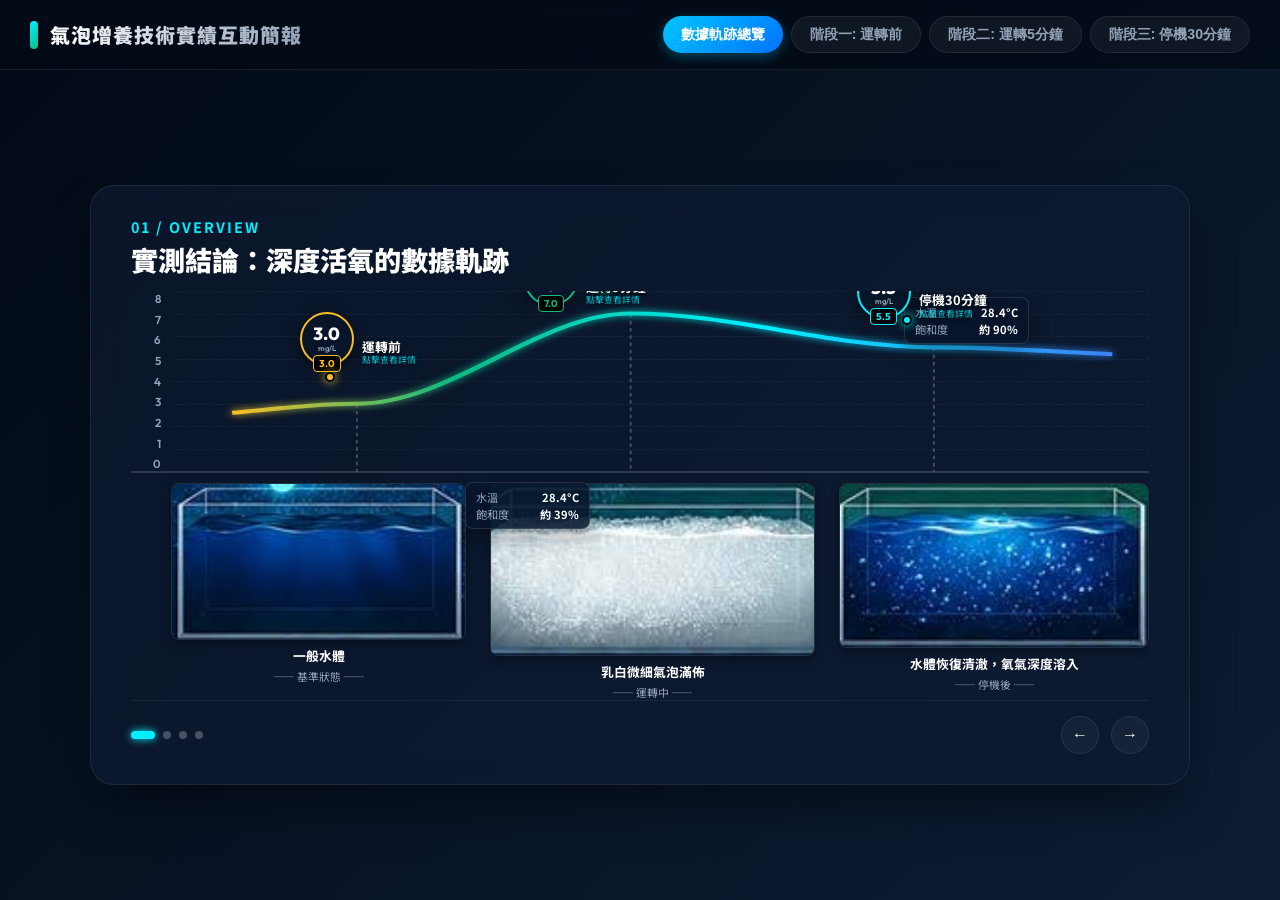
<file: am248b/slide-10-dissolved-oxygen-comparison.html>
<!DOCTYPE html>
<html lang="zh-TW">
<head>
    <meta charset="UTF-8">
    <meta name="viewport" content="width=device-width, initial-scale=1.0">
    <title>深度活氧數據軌跡 - 互動式動態簡報</title>
    <meta name="description" content="互動式簡報：展示微氣泡技術於水耕農場及養殖漁業之增氧維持效果與實績數據。">
    <link rel="preconnect" href="https://fonts.googleapis.com">
    <link rel="preconnect" href="https://fonts.gstatic.com" crossorigin>
    <link href="https://fonts.googleapis.com/css2?family=Noto+Sans+TC:wght@400;500;700;900&family=Outfit:wght@400;600;800&display=swap" rel="stylesheet">
    <style>
        :root {
            --bg-dark-start: #030a16;
            --bg-dark-end: #0c1c33;
            --primary-cyan: #00f0ff;
            --primary-green: #10b981;
            --primary-yellow: #fbbf24;
            --primary-purple: #a855f7;
            --text-light: #ffffff;
            --text-muted: #94a3b8;
            --border-radius-lg: 24px;
            --border-radius-md: 16px;
            --border-radius-sm: 8px;
            --card-shadow: 0 25px 50px -12px rgba(0, 0, 0, 0.5);
            --transition-speed: 0.4s;
        }

        * {
            box-sizing: border-box;
            margin: 0;
            padding: 0;
        }

        body {
            font-family: 'Noto Sans TC', sans-serif;
            background: linear-gradient(135deg, var(--bg-dark-start) 0%, var(--bg-dark-end) 100%);
            color: var(--text-light);
            min-height: 100vh;
            display: flex;
            flex-direction: column;
            overflow: hidden;
            position: relative;
        }

        /* Dynamic Bubble Background */
        .bubble-container {
            position: fixed;
            top: 0;
            left: 0;
            width: 100%;
            height: 100%;
            z-index: 0;
            pointer-events: none;
            overflow: hidden;
        }

        .bubble {
            position: absolute;
            background: radial-gradient(circle at 30% 30%, rgba(255, 255, 255, 0.3) 0%, rgba(255, 255, 255, 0.05) 70%, rgba(0, 240, 255, 0.1) 100%);
            border-radius: 50%;
            bottom: -20px;
            animation: rise linear infinite;
        }

        @keyframes rise {
            0% {
                transform: translateY(0) scale(1) rotate(0deg);
                opacity: 0;
            }
            10% { opacity: 0.5; }
            90% { opacity: 0.5; }
            100% {
                transform: translateY(-105vh) scale(1.2) rotate(360deg);
                opacity: 0;
            }
        }

        /* Top Header */
        header {
            padding: 16px 30px;
            background: rgba(3, 10, 22, 0.8);
            backdrop-filter: blur(10px);
            border-bottom: 1px solid rgba(255, 255, 255, 0.08);
            display: flex;
            justify-content: space-between;
            align-items: center;
            z-index: 10;
        }

        .logo-title {
            display: flex;
            align-items: center;
            gap: 12px;
        }

        .logo-badge {
            background: linear-gradient(135deg, var(--primary-cyan) 0%, var(--primary-green) 100%);
            width: 8px;
            height: 28px;
            border-radius: 4px;
        }

        .logo-text {
            font-size: 1.25rem;
            font-weight: 900;
            letter-spacing: 1px;
            background: linear-gradient(to right, #ffffff, #94a3b8);
            -webkit-background-clip: text;
            -webkit-text-fill-color: transparent;
        }

        /* Nav Menu Controls */
        .nav-menu {
            display: flex;
            gap: 8px;
        }

        .menu-btn {
            background: rgba(255, 255, 255, 0.05);
            border: 1px solid rgba(255, 255, 255, 0.08);
            color: #94a3b8;
            padding: 8px 18px;
            border-radius: 20px;
            cursor: pointer;
            font-size: 0.88rem;
            font-weight: 700;
            transition: all 0.3s ease;
        }

        .menu-btn:hover {
            background: rgba(255, 255, 255, 0.12);
            color: #ffffff;
            border-color: rgba(255, 255, 255, 0.2);
        }

        .menu-btn.active {
            background: linear-gradient(135deg, #00c6ff 0%, #0072ff 100%);
            border: none;
            color: #ffffff;
            box-shadow: 0 4px 12px rgba(0, 198, 255, 0.3);
        }

        /* Main Slides Workspace */
        main {
            flex-grow: 1;
            position: relative;
            display: flex;
            justify-content: center;
            align-items: center;
            padding: 20px 30px;
            z-index: 1;
        }

        /* Slides Deck Container */
        .slides-container {
            width: 100%;
            max-width: 1100px;
            height: 600px;
            position: relative;
            background: rgba(13, 27, 49, 0.7);
            border: 1px solid rgba(255, 255, 255, 0.08);
            border-radius: var(--border-radius-lg);
            box-shadow: var(--card-shadow);
            overflow: hidden;
            backdrop-filter: blur(15px);
        }

        @media (max-width: 950px) {
            main {
                padding: 12px;
            }
            .slides-container {
                height: auto;
                min-height: 580px;
            }
        }

        /* Individual Slide Base */
        .slide {
            position: absolute;
            top: 0;
            left: 0;
            width: 100%;
            height: 100%;
            padding: 30px 40px;
            display: flex;
            flex-direction: column;
            justify-content: space-between;
            opacity: 0;
            pointer-events: none;
            transition: opacity var(--transition-speed) ease-in-out, transform var(--transition-speed) ease-in-out;
            transform: scale(0.97) translateY(5px);
        }

        .slide.active {
            opacity: 1;
            pointer-events: auto;
            transform: scale(1) translateY(0);
        }

        /* Slide Headers */
        .slide-header-area {
            margin-bottom: 12px;
            animation: fadeInDown 0.5s ease-out forwards;
        }

        .slide-subtitle {
            font-size: 0.9rem;
            color: var(--primary-cyan);
            font-weight: 700;
            text-transform: uppercase;
            letter-spacing: 2px;
            margin-bottom: 2px;
            display: block;
        }

        .slide-title {
            font-size: 1.7rem;
            font-weight: 900;
            color: #ffffff;
        }

        /* Slide Content Bodies */
        .slide-body {
            flex-grow: 1;
            display: flex;
            align-items: center;
            overflow: hidden;
        }

        /* --- SLIDE 1: OVERVIEW DASHBOARD (MATCHING STATIC REPLICA) --- */
        .overview-layout {
            display: flex;
            flex-direction: column;
            width: 100%;
            height: 100%;
            justify-content: space-between;
        }

        .graph-area {
            height: 220px;
            position: relative;
            border-bottom: 2px solid rgba(255, 255, 255, 0.15);
        }

        .y-axis-container {
            position: absolute;
            left: 0;
            top: 0;
            width: 40px;
            height: 100%;
            display: flex;
            flex-direction: column;
            justify-content: space-between;
            align-items: flex-end;
            padding-right: 10px;
            font-family: 'Outfit', sans-serif;
            font-size: 0.72rem;
            color: var(--text-muted);
            font-weight: 600;
            z-index: 2;
        }

        .y-axis-title {
            position: absolute;
            left: -12px;
            top: -24px;
            font-size: 0.68rem;
            color: var(--text-muted);
            white-space: nowrap;
        }

        .grid-lines {
            position: absolute;
            left: 40px;
            right: 0;
            top: 0;
            height: 100%;
            z-index: 1;
        }

        .grid-line {
            position: absolute;
            left: 0;
            right: 0;
            border-top: 1px dashed rgba(255, 255, 255, 0.05);
            height: 0;
        }

        .graph-svg-wrapper {
            position: absolute;
            left: 40px;
            right: 0;
            top: 0;
            height: 100%;
            z-index: 2;
        }

        .graph-svg {
            width: 100%;
            height: 100%;
            overflow: visible;
        }

        .data-overlay-container {
            position: absolute;
            left: 40px;
            right: 0;
            top: 0;
            height: 100%;
            z-index: 3;
            pointer-events: none;
        }

        .data-point-wrapper {
            position: absolute;
            transform: translate(-50%, -50%);
            pointer-events: auto;
            cursor: pointer;
            transition: transform 0.3s ease;
        }

        .data-point-wrapper:hover {
            transform: translate(-50%, -50%) scale(1.08);
        }

        .do-circle-badge {
            width: 54px;
            height: 54px;
            border-radius: 50%;
            background: #081528;
            border: 2px solid rgba(255, 255, 255, 0.15);
            position: relative;
            display: flex;
            flex-direction: column;
            justify-content: center;
            align-items: center;
            box-shadow: 0 4px 15px rgba(0, 0, 0, 0.5);
            transition: box-shadow 0.3s ease;
        }

        .data-point-wrapper:hover .do-circle-badge {
            box-shadow: 0 0 20px rgba(0, 240, 255, 0.4);
        }

        .point-baseline .do-circle-badge { border-color: var(--primary-yellow); }
        .point-active .do-circle-badge { border-color: var(--primary-green); }
        .point-inactive .do-circle-badge { border-color: var(--primary-cyan); }

        .do-circle-value {
            font-family: 'Outfit', sans-serif;
            font-size: 1.1rem;
            font-weight: 800;
            line-height: 1;
            color: #ffffff;
        }

        .do-circle-unit {
            font-family: 'Outfit', sans-serif;
            font-size: 0.48rem;
            font-weight: 600;
            color: var(--text-muted);
        }

        .do-circle-pill {
            position: absolute;
            bottom: -8px;
            background: #000000;
            border-radius: 4px;
            padding: 1px 5px;
            font-family: 'Outfit', sans-serif;
            font-size: 0.62rem;
            font-weight: 700;
            border: 1px solid rgba(255, 255, 255, 0.2);
        }

        .point-baseline .do-circle-pill { border-color: var(--primary-yellow); color: var(--primary-yellow); }
        .point-active .do-circle-pill { border-color: var(--primary-green); color: var(--primary-green); }
        .point-inactive .do-circle-pill { border-color: var(--primary-cyan); color: var(--primary-cyan); }

        .point-label-text {
            position: absolute;
            left: 62px;
            top: 50%;
            transform: translateY(-50%);
            white-space: nowrap;
            font-size: 0.8rem;
            font-weight: 700;
            color: #ffffff;
            text-shadow: 0 2px 4px rgba(0, 0, 0, 0.8);
            pointer-events: none;
            line-height: 1.2;
        }

        .point-click-tip {
            font-size: 0.55rem;
            color: var(--primary-cyan);
            font-weight: normal;
            display: block;
            margin-top: 1px;
            opacity: 0.8;
        }

        .data-point-node {
            position: absolute;
            width: 10px;
            height: 10px;
            border-radius: 50%;
            background: #ffffff;
            border: 2px solid #000000;
            transform: translate(-50%, -50%);
            z-index: 4;
            pointer-events: none;
        }
        .point-baseline .data-point-node { background: var(--primary-yellow); box-shadow: 0 0 10px var(--primary-yellow); }
        .point-active .data-point-node { background: var(--primary-green); box-shadow: 0 0 10px var(--primary-green); }
        .point-inactive .data-point-node { background: var(--primary-cyan); box-shadow: 0 0 10px var(--primary-cyan); }

        /* Coordinate placement */
        .point-baseline { left: 19%; top: 62.5%; }
        .point-active { left: 47%; top: 12.5%; }
        .point-inactive { left: 78%; top: 31.25%; }

        .point-baseline .do-circle-badge { transform: translate(-30px, -65px); }
        .point-active .do-circle-badge { transform: translate(-80px, -35px); }
        .point-inactive .do-circle-badge { transform: translate(-50px, -55px); }

        .point-baseline .point-label-text { transform: translate(-30px, -65px); }
        .point-active .point-label-text { transform: translate(-80px, -35px); }
        .point-inactive .point-label-text { transform: translate(-50px, -55px); }

        /* Parameter overlay */
        .parameter-card {
            position: absolute;
            background: rgba(8, 22, 42, 0.85);
            border: 1px solid rgba(255, 255, 255, 0.12);
            border-radius: var(--border-radius-sm);
            padding: 6px 10px;
            width: 125px;
            font-size: 0.7rem;
            color: #ffffff;
            box-shadow: 0 8px 20px rgba(0, 0, 0, 0.3);
            pointer-events: none;
            display: flex;
            flex-direction: column;
            gap: 1px;
            z-index: 5;
        }
        .param-row { display: flex; justify-content: space-between; }
        .param-label { color: var(--text-muted); }
        .param-val { font-weight: 700; }

        .point-baseline .parameter-card { left: 135px; top: 105px; }
        .point-active .parameter-card { left: 300px; top: 10px; }
        .point-inactive .parameter-card { left: 545px; top: 30px; }

        /* Tanks row */
        .tanks-row {
            display: grid;
            grid-template-columns: 1fr 1.1fr 1.05fr;
            gap: 24px;
            width: 100%;
            padding-left: 40px;
            margin-top: 10px;
        }

        .tank-card {
            display: flex;
            flex-direction: column;
            align-items: center;
            gap: 6px;
            text-align: center;
            cursor: pointer;
        }

        .tank-image-container {
            width: 100%;
            aspect-ratio: 160 / 85;
            border-radius: var(--border-radius-sm);
            overflow: hidden;
            border: 1px solid rgba(255, 255, 255, 0.1);
            box-shadow: 0 4px 10px rgba(0, 0, 0, 0.3);
            transition: all 0.3s ease;
        }

        .tank-card:hover .tank-image-container {
            transform: translateY(-3px);
            border-color: var(--primary-cyan);
            box-shadow: 0 6px 15px rgba(0, 240, 255, 0.25);
        }

        .tank-image-container img {
            width: 100%;
            height: 100%;
            object-fit: cover;
            display: block;
        }

        .tank-label { font-size: 0.8rem; font-weight: 700; color: #ffffff; }
        .timeline-label { font-size: 0.68rem; color: var(--text-muted); margin-top: -3px; }
        .x-axis-title { position: absolute; bottom: -20px; left: 50%; transform: translateX(-50%); font-size: 0.72rem; color: var(--text-muted); font-weight: 700; }


        /* --- SLIDES 2, 3, 4: DETAILED TAB LAYOUTS --- */
        .detail-layout {
            display: grid;
            grid-template-columns: 1.25fr 1fr;
            gap: 40px;
            width: 100%;
            height: 100%;
            align-items: center;
        }

        @media (max-width: 850px) {
            .detail-layout {
                grid-template-columns: 1fr;
                gap: 20px;
            }
            .slide {
                padding: 20px;
            }
            .tanks-row {
                grid-template-columns: 1fr;
                padding-left: 0;
            }
            .graph-area {
                height: 160px;
            }
        }

        /* Large Image Visual Box */
        .visual-display-box {
            position: relative;
            width: 100%;
            aspect-ratio: 16 / 10;
            border-radius: var(--border-radius-md);
            overflow: hidden;
            border: 1px solid rgba(255, 255, 255, 0.1);
            box-shadow: var(--card-shadow);
        }

        .visual-display-box img {
            width: 100%;
            height: 100%;
            object-fit: cover;
            display: block;
        }

        .visual-water-overlay {
            position: absolute;
            bottom: 0;
            left: 0;
            width: 100%;
            padding: 16px;
            background: linear-gradient(to top, rgba(8, 22, 42, 0.9) 0%, rgba(8, 22, 42, 0.6) 70%, transparent 100%);
            border-top: 1px solid rgba(255, 255, 255, 0.08);
            text-align: center;
            font-size: 1.1rem;
            font-weight: 700;
        }
        .yellow-text { color: var(--primary-yellow); }
        .green-text { color: var(--primary-green); }
        .cyan-text { color: var(--primary-cyan); }

        /* Left Info Cards / Gauges */
        .info-analysis-pane {
            display: flex;
            flex-direction: column;
            gap: 20px;
        }

        .gauge-metric-block {
            display: flex;
            align-items: center;
            gap: 24px;
            background: rgba(255, 255, 255, 0.03);
            border: 1px solid rgba(255, 255, 255, 0.06);
            padding: 16px 20px;
            border-radius: var(--border-radius-md);
        }

        .svg-gauge-container {
            width: 80px;
            height: 80px;
            position: relative;
        }

        .gauge-svg-circle {
            transform: rotate(-90deg);
        }

        .circle-track {
            fill: none;
            stroke: rgba(255, 255, 255, 0.08);
            stroke-width: 8;
        }

        .circle-fill-bar {
            fill: none;
            stroke-width: 8;
            stroke-linecap: round;
            stroke-dasharray: 226; /* 2 * PI * r (r=36) */
            stroke-dashoffset: 226;
            transition: stroke-dashoffset 1.2s cubic-bezier(0.1, 1, 0.2, 1);
        }

        .circle-fill-bar.yellow { stroke: var(--primary-yellow); }
        .circle-fill-bar.green { stroke: var(--primary-green); }
        .circle-fill-bar.cyan { stroke: var(--primary-cyan); }

        .gauge-inner-val {
            position: absolute;
            top: 50%;
            left: 50%;
            transform: translate(-50%, -50%);
            font-family: 'Outfit', sans-serif;
            font-size: 1.15rem;
            font-weight: 800;
        }

        .metric-details {
            display: flex;
            flex-direction: column;
            gap: 4px;
        }

        .metric-title {
            font-size: 0.85rem;
            color: var(--text-muted);
            font-weight: 500;
        }

        .metric-main-value {
            font-family: 'Outfit', sans-serif;
            font-size: 1.6rem;
            font-weight: 800;
            line-height: 1.1;
        }

        .metric-sub-detail {
            font-size: 0.72rem;
            color: var(--text-light);
            background: rgba(255, 255, 255, 0.06);
            padding: 2px 8px;
            border-radius: 4px;
            width: fit-content;
            margin-top: 2px;
        }

        /* Descriptive Analysis Box */
        .descriptive-card {
            background: rgba(10, 23, 44, 0.5);
            border-left: 4px solid #fff;
            border-radius: 4px var(--border-radius-md) var(--border-radius-md) 4px;
            padding: 16px;
            box-shadow: 0 4px 15px rgba(0, 0, 0, 0.1);
        }
        .descriptive-card.yellow { border-left-color: var(--primary-yellow); background: rgba(251, 191, 36, 0.03); }
        .descriptive-card.green { border-left-color: var(--primary-green); background: rgba(16, 185, 129, 0.03); }
        .descriptive-card.cyan { border-left-color: var(--primary-cyan); background: rgba(0, 240, 255, 0.03); }

        .analysis-headline {
            font-size: 0.95rem;
            font-weight: 700;
            margin-bottom: 6px;
            color: #ffffff;
        }
        .analysis-text {
            font-size: 0.85rem;
            line-height: 1.6;
            color: #d1d5db;
        }

        /* Saturation Color Indicator */
        .color-badge {
            padding: 2px 8px;
            border-radius: 12px;
            font-size: 0.65rem;
            font-weight: 700;
            display: inline-block;
            margin-left: 6px;
            vertical-align: middle;
            text-transform: uppercase;
        }
        .color-badge.low { background: rgba(239, 68, 68, 0.2); color: #f87171; border: 1px solid rgba(239, 68, 68, 0.4); }
        .color-badge.good { background: rgba(16, 185, 129, 0.2); color: #34d399; border: 1px solid rgba(16, 185, 129, 0.4); }
        .color-badge.ideal { background: rgba(6, 182, 212, 0.2); color: #22d3ee; border: 1px solid rgba(6, 182, 212, 0.4); }

        /* --- SLIDE FOOTER & CONTROLS --- */
        .slide-footer {
            border-top: 1px solid rgba(255, 255, 255, 0.06);
            padding-top: 15px;
            display: flex;
            justify-content: space-between;
            align-items: center;
            z-index: 5;
        }

        .dots-navigation {
            display: flex;
            gap: 8px;
        }

        .dot {
            width: 8px;
            height: 8px;
            border-radius: 50%;
            background: rgba(255, 255, 255, 0.25);
            cursor: pointer;
            transition: all 0.3s ease;
        }

        .dot:hover { background: rgba(255, 255, 255, 0.5); }
        .dot.active {
            background: var(--primary-cyan);
            width: 24px;
            border-radius: 4px;
            box-shadow: 0 0 8px var(--primary-cyan);
        }

        .arrow-navigation-btns {
            display: flex;
            gap: 12px;
        }

        .arrow-btn {
            background: rgba(255, 255, 255, 0.04);
            border: 1px solid rgba(255, 255, 255, 0.08);
            color: #ffffff;
            width: 38px;
            height: 38px;
            border-radius: 50%;
            display: flex;
            justify-content: center;
            align-items: center;
            cursor: pointer;
            transition: all 0.3s ease;
            font-size: 1rem;
        }

        .arrow-btn:hover {
            background: rgba(255, 255, 255, 0.12);
            border-color: rgba(0, 240, 255, 0.3);
            color: var(--primary-cyan);
            box-shadow: 0 0 10px rgba(0, 240, 255, 0.2);
        }

        .arrow-btn:active { transform: scale(0.95); }

        /* Keyframes */
        @keyframes fadeInDown {
            from {
                opacity: 0;
                transform: translateY(-15px);
            }
            to {
                opacity: 1;
                transform: translateY(0);
            }
        }
    </style>
</head>
<body>

    <!-- Rising Bubbles Background -->
    <div class="bubble-container" id="bubble-container"></div>

    <!-- Header Navigation -->
    <header>
        <div class="logo-title">
            <div class="logo-badge"></div>
            <h1 class="logo-text">氣泡增養技術實績互動簡報</h1>
        </div>
        <nav class="nav-menu" aria-label="簡報頁面導覽">
            <button class="menu-btn active" onclick="goToSlide(0)">數據軌跡總覽</button>
            <button class="menu-btn" onclick="goToSlide(1)">階段一: 運轉前</button>
            <button class="menu-btn" onclick="goToSlide(2)">階段二: 運轉5分鐘</button>
            <button class="menu-btn" onclick="goToSlide(3)">階段三: 停機30分鐘</button>
        </nav>
    </header>

    <!-- Main Presentation Workspace -->
    <main>
        <div class="slides-container">
            
            <!-- SLIDE 1: OVERVIEW DASHBOARD -->
            <article class="slide active" id="slide-0">
                <div class="slide-header-area">
                    <span class="slide-subtitle">01 / Overview</span>
                    <h2 class="slide-title">實測結論：深度活氧的數據軌跡</h2>
                </div>
                
                <div class="slide-body">
                    <div class="overview-layout">
                        <!-- Chart Area -->
                        <div class="graph-area">
                            <div class="y-axis-container">
                                <span class="y-axis-title">DO (mg/L)</span>
                                <span>8</span><span>7</span><span>6</span><span>5</span><span>4</span><span>3</span><span>2</span><span>1</span><span>0</span>
                            </div>
                            <div class="grid-lines">
                                <div class="grid-line" style="top: 0%;"></div>
                                <div class="grid-line" style="top: 12.5%;"></div>
                                <div class="grid-line" style="top: 25%;"></div>
                                <div class="grid-line" style="top: 37.5%;"></div>
                                <div class="grid-line" style="top: 50%;"></div>
                                <div class="grid-line" style="top: 62.5%;"></div>
                                <div class="grid-line" style="top: 75%;"></div>
                                <div class="grid-line" style="top: 87.5%;"></div>
                            </div>

                            <!-- SVG Curve -->
                            <div class="graph-svg-wrapper">
                                <svg class="graph-svg" viewBox="0 0 800 200" preserveAspectRatio="none">
                                    <defs>
                                        <linearGradient id="deck-curve-grad" x1="0%" y1="0%" x2="100%" y2="0%">
                                            <stop offset="0%" stop-color="#fbbf24" />
                                            <stop offset="25%" stop-color="#10b981" />
                                            <stop offset="60%" stop-color="#00f0ff" />
                                            <stop offset="100%" stop-color="#3b82f6" />
                                        </linearGradient>
                                        <filter id="deck-glow" x="-20%" y="-20%" width="140%" height="140%">
                                            <feGaussianBlur stdDeviation="4" result="blur" />
                                            <feMerge>
                                                <feMergeNode in="blur" />
                                                <feMergeNode in="SourceGraphic" />
                                            </feMerge>
                                        </filter>
                                    </defs>
                                    <line x1="152" y1="125" x2="152" y2="200" stroke="rgba(255,255,255,0.25)" stroke-width="1.5" stroke-dasharray="4 4" />
                                    <line x1="376" y1="25" x2="376" y2="200" stroke="rgba(255,255,255,0.25)" stroke-width="1.5" stroke-dasharray="4 4" />
                                    <line x1="624" y1="62.5" x2="624" y2="200" stroke="rgba(255,255,255,0.25)" stroke-width="1.5" stroke-dasharray="4 4" />
                                    <path d="M 50 135 C 90 130, 120 125, 152 125 C 230 125, 300 25, 376 25 C 460 25, 540 62.5, 624 62.5 C 680 62.5, 730 68, 770 70" 
                                          fill="none" stroke="url(#deck-curve-grad)" stroke-width="4.5" filter="url(#deck-glow)" />
                                </svg>
                            </div>

                            <!-- Overlaid Badge Elements (Clickable to change slide) -->
                            <div class="data-overlay-container">
                                <div class="data-point-wrapper point-baseline" onclick="goToSlide(1)">
                                    <div class="data-point-node"></div>
                                    <div class="do-circle-badge">
                                        <span class="do-circle-value">3.0</span>
                                        <span class="do-circle-unit">mg/L</span>
                                        <div class="do-circle-pill">3.0</div>
                                    </div>
                                    <span class="point-label-text">運轉前<span class="point-click-tip">點擊查看詳情</span></span>
                                    <div class="parameter-card">
                                        <div class="param-row"><span class="param-label">水溫</span><span class="param-val">28.4°C</span></div>
                                        <div class="param-row"><span class="param-label">飽和度</span><span class="param-val">約 39%</span></div>
                                    </div>
                                </div>

                                <div class="data-point-wrapper point-active" onclick="goToSlide(2)">
                                    <div class="data-point-node"></div>
                                    <div class="do-circle-badge">
                                        <span class="do-circle-value">7.0</span>
                                        <span class="do-circle-unit">mg/L</span>
                                        <div class="do-circle-pill">7.0</div>
                                    </div>
                                    <span class="point-label-text">運轉5分鐘<span class="point-click-tip">點擊查看詳情</span></span>
                                    <div class="parameter-card">
                                        <div class="param-row"><span class="param-label">水溫</span><span class="param-val">28.4°C</span></div>
                                        <div class="param-row"><span class="param-label">飽和度</span><span class="param-val">約 90%</span></div>
                                    </div>
                                </div>

                                <div class="data-point-wrapper point-inactive" onclick="goToSlide(3)">
                                    <div class="data-point-node"></div>
                                    <div class="do-circle-badge">
                                        <span class="do-circle-value">5.5</span>
                                        <span class="do-circle-unit">mg/L</span>
                                        <div class="do-circle-pill">5.5</div>
                                    </div>
                                    <span class="point-label-text">停機30分鐘<span class="point-click-tip">點擊查看詳情</span></span>
                                    <div class="parameter-card">
                                        <div class="param-row"><span class="param-label">水溫</span><span class="param-val">28.4°C</span></div>
                                        <div class="param-row"><span class="param-label">飽和度</span><span class="param-val">約 71%</span></div>
                                    </div>
                                </div>
                            </div>
                        </div>

                        <!-- Water Tanks Row (Clickable to change slide) -->
                        <div class="tanks-row">
                            <div class="tank-card" onclick="goToSlide(1)">
                                <div class="tank-image-container">
                                    <img src="./images/slides/page10-left-tank-clean.jpg" alt="一般水體">
                                </div>
                                <span class="tank-label">一般水體</span>
                                <span class="timeline-label">—— 基準狀態 ——</span>
                            </div>
                            
                            <div class="tank-card" onclick="goToSlide(2)">
                                <div class="tank-image-container">
                                    <img src="./images/slides/page10-middle-tank-clean.jpg" alt="乳白微氣泡">
                                </div>
                                <span class="tank-label">乳白微細氣泡滿佈</span>
                                <span class="timeline-label">—— 運轉中 ——</span>
                                <span class="x-axis-title">時間軌跡軸</span>
                            </div>
                            
                            <div class="tank-card" onclick="goToSlide(3)">
                                <div class="tank-image-container">
                                    <img src="./images/slides/page10-right-tank-clean.jpg" alt="清澈水體">
                                </div>
                                <span class="tank-label">水體恢復清澈，氧氣深度溶入</span>
                                <span class="timeline-label">—— 停機後 ——</span>
                            </div>
                        </div>
                    </div>
                </div>

                <div class="slide-footer">
                    <div class="dots-navigation">
                        <span class="dot active" onclick="goToSlide(0)"></span>
                        <span class="dot" onclick="goToSlide(1)"></span>
                        <span class="dot" onclick="goToSlide(2)"></span>
                        <span class="dot" onclick="goToSlide(3)"></span>
                    </div>
                    <div class="arrow-navigation-btns">
                        <button class="arrow-btn" onclick="prevSlide()" aria-label="上一頁">←</button>
                        <button class="arrow-btn" onclick="nextSlide()" aria-label="下一頁">→</button>
                    </div>
                </div>
            </article>

            <!-- SLIDE 2: DETAIL BASELINE -->
            <article class="slide" id="slide-1">
                <div class="slide-header-area">
                    <span class="slide-subtitle">02 / Baseline State</span>
                    <h2 class="slide-title">階段一：設備啟動前 (Baseline)</h2>
                </div>

                <div class="slide-body">
                    <div class="detail-layout">
                        <!-- Left Image Display -->
                        <div class="visual-display-box">
                            <img src="./images/slides/page10-left-tank-clean.jpg" alt="一般水體細節">
                            <div class="visual-water-overlay yellow-text">目前狀態：一般水體</div>
                        </div>
                        
                        <!-- Right Info Pane -->
                        <div class="info-analysis-pane">
                            <div class="gauge-metric-block">
                                <div class="svg-gauge-container">
                                    <svg class="gauge-svg-circle" viewBox="0 0 80 80" width="80" height="80">
                                        <circle class="circle-track" cx="40" cy="40" r="36" />
                                        <circle class="circle-fill-bar yellow" id="gauge-1" cx="40" cy="40" r="36" />
                                    </svg>
                                    <div class="gauge-inner-val">39%</div>
                                </div>
                                <div class="metric-details">
                                    <span class="metric-title">當前溶解氧量</span>
                                    <span class="metric-main-value" style="color:var(--primary-yellow);">3.0 mg/L</span>
                                    <span class="metric-sub-detail">水溫: 28.4°C (100%飽和對照: 7.73 mg/L) <span class="color-badge low">偏低</span></span>
                                </div>
                            </div>

                            <div class="descriptive-card yellow">
                                <h3 class="analysis-headline">水體狀況分析與生存風險：</h3>
                                <p class="analysis-text">
                                    設備啟動前，水體溶氧處於未經處理的<b>常規基準狀態 (DO 3.0 mg/L)</b>。由於缺乏增氧機制，水中的飽和度僅為 39%，處於嚴重的<b>偏低缺氧範圍</b>。此狀態對大多數魚類、蝦類及水耕植物根部而言均面臨極高的缺氧生存風險，長期會導致作物發育不良或養殖生物生長窒息。
                                </p>
                            </div>
                        </div>
                    </div>
                </div>

                <div class="slide-footer">
                    <div class="dots-navigation">
                        <span class="dot" onclick="goToSlide(0)"></span>
                        <span class="dot active" onclick="goToSlide(1)"></span>
                        <span class="dot" onclick="goToSlide(2)"></span>
                        <span class="dot" onclick="goToSlide(3)"></span>
                    </div>
                    <div class="arrow-navigation-btns">
                        <button class="arrow-btn" onclick="prevSlide()">←</button>
                        <button class="arrow-btn" onclick="nextSlide()">→</button>
                    </div>
                </div>
            </article>

            <!-- SLIDE 3: DETAIL ACTIVE -->
            <article class="slide" id="slide-2">
                <div class="slide-header-area">
                    <span class="slide-subtitle">03 / Active Operation</span>
                    <h2 class="slide-title">階段二：設備運轉 5 分鐘後 (Active)</h2>
                </div>

                <div class="slide-body">
                    <div class="detail-layout">
                        <div class="visual-display-box">
                            <img src="./images/slides/page10-middle-tank-clean.jpg" alt="乳白微氣泡滿佈細節">
                            <div class="visual-water-overlay green-text">目前狀態：乳白微細氣泡滿佈</div>
                        </div>
                        
                        <div class="info-analysis-pane">
                            <div class="gauge-metric-block">
                                <div class="svg-gauge-container">
                                    <svg class="gauge-svg-circle" viewBox="0 0 80 80" width="80" height="80">
                                        <circle class="circle-track" cx="40" cy="40" r="36" />
                                        <circle class="circle-fill-bar green" id="gauge-2" cx="40" cy="40" r="36" />
                                    </svg>
                                    <div class="gauge-inner-val">90%</div>
                                </div>
                                <div class="metric-details">
                                    <span class="metric-title">運轉5分鐘溶解氧量</span>
                                    <span class="metric-main-value" style="color:var(--primary-green);">7.0 mg/L</span>
                                    <span class="metric-sub-detail">水溫: 28.4°C (100%飽和對照: 7.73 mg/L) <span class="color-badge ideal">理想</span></span>
                                </div>
                            </div>

                            <div class="descriptive-card green">
                                <h3 class="analysis-headline">極速增氧與微氣泡超大接觸面：</h3>
                                <p class="analysis-text">
                                    當 <b>AM248B 系統運轉僅需短短 5 分鐘</b>，即能於水體中激發導入數以億計的微細氣泡。水體外觀呈現乳白色的霧狀微細氣泡覆蓋。微細氣泡在水中提供無與倫比的氣液接觸總表面積，令溶氧量在極短時間內<b>躍升至 7.0 mg/L，飽和度急劇攀升至 90%</b>，迅速達到極為理想的富氧生存環境。
                                </p>
                            </div>
                        </div>
                    </div>
                </div>

                <div class="slide-footer">
                    <div class="dots-navigation">
                        <span class="dot" onclick="goToSlide(0)"></span>
                        <span class="dot" onclick="goToSlide(1)"></span>
                        <span class="dot active" onclick="goToSlide(2)"></span>
                        <span class="dot" onclick="goToSlide(3)"></span>
                    </div>
                    <div class="arrow-navigation-btns">
                        <button class="arrow-btn" onclick="prevSlide()">←</button>
                        <button class="arrow-btn" onclick="nextSlide()">→</button>
                    </div>
                </div>
            </article>

            <!-- SLIDE 4: DETAIL INACTIVE -->
            <article class="slide" id="slide-3">
                <div class="slide-header-area">
                    <span class="slide-subtitle">04 / Long-term Retention</span>
                    <h2 class="slide-title">階段三：設備停止 30 分鐘後 (Inactive)</h2>
                </div>

                <div class="slide-body">
                    <div class="detail-layout">
                        <div class="visual-display-box">
                            <img src="./images/slides/page10-right-tank-clean.jpg" alt="氧氣深度溶入細節">
                            <div class="visual-water-overlay cyan-text">目前狀態：水體恢復清澈，氧氣深度溶入</div>
                        </div>
                        
                        <div class="info-analysis-pane">
                            <div class="gauge-metric-block">
                                <div class="svg-gauge-container">
                                    <svg class="gauge-svg-circle" viewBox="0 0 80 80" width="80" height="80">
                                        <circle class="circle-track" cx="40" cy="40" r="36" />
                                        <circle class="circle-fill-bar cyan" id="gauge-3" cx="40" cy="40" r="36" />
                                    </svg>
                                    <div class="gauge-inner-val">71%</div>
                                </div>
                                <div class="metric-details">
                                    <span class="metric-title">停機30分鐘溶解氧量</span>
                                    <span class="metric-main-value" style="color:var(--primary-cyan);">5.5 mg/L</span>
                                    <span class="metric-sub-detail">水溫: 28.4°C (100%飽和對照: 7.73 mg/L) <span class="color-badge good">良好</span></span>
                                </div>
                            </div>

                            <div class="descriptive-card cyan">
                                <h3 class="analysis-headline">深度溶解與長效維持紅利：</h3>
                                <p class="analysis-text">
                                    在<b>設備停機長達 30 分鐘後</b>，肉眼可見的乳白色微細氣泡雖多已消散或逸出，水體重新恢復清澈。然而實測結果顯示，<b>溶解氧量依然強勢維持在 5.5 mg/L，飽和度達 71%</b>。這代表大部分氧氣並非只是以氣泡狀態漂浮，而是經由高壓深度溶解機制<b>真正融入水分子中</b>。這證實了微氣泡技術具有強悍的「長效溶氧維持效果」，大幅節省運作功耗。
                                </p>
                            </div>
                        </div>
                    </div>
                </div>

                <div class="slide-footer">
                    <div class="dots-navigation">
                        <span class="dot" onclick="goToSlide(0)"></span>
                        <span class="dot" onclick="goToSlide(1)"></span>
                        <span class="dot" onclick="goToSlide(2)"></span>
                        <span class="dot active" onclick="goToSlide(3)"></span>
                    </div>
                    <div class="arrow-navigation-btns">
                        <button class="arrow-btn" onclick="prevSlide()">←</button>
                        <button class="arrow-btn" onclick="nextSlide()">→</button>
                    </div>
                </div>
            </article>

        </div>
    </main>

    <script>
        let currentSlide = 0;
        const slides = document.querySelectorAll('.slide');
        const dots = document.querySelectorAll('.dot');
        const menuBtns = document.querySelectorAll('.menu-btn');

        // SVG progress gauge offsets (2 * PI * r = 2 * 3.14159 * 36 = 226.19)
        const totalLength = 226;
        const gaugePercentages = [39, 90, 71]; // Baseline, Active, Inactive

        function updateGauges() {
            // Animate SVG circle progress bars based on current active slide
            for (let i = 1; i <= 3; i++) {
                const bar = document.getElementById(`gauge-${i}`);
                if (!bar) continue;

                if (currentSlide === i) {
                    const percent = gaugePercentages[i - 1];
                    const offset = totalLength - (totalLength * percent) / 100;
                    // Trigger animation using timeout
                    setTimeout(() => {
                        bar.style.strokeDashoffset = offset;
                    }, 100);
                } else {
                    // Reset to un-animated state
                    bar.style.strokeDashoffset = totalLength;
                }
            }
        }

        function goToSlide(index) {
            if (index < 0 || index >= slides.length) return;
            
            // Remove active status from old slide
            slides[currentSlide].classList.remove('active');
            dots[currentSlide].classList.remove('active');
            menuBtns[currentSlide].classList.remove('active');

            // Apply active status to new slide
            currentSlide = index;
            slides[currentSlide].classList.add('active');
            dots[currentSlide].classList.add('active');
            menuBtns[currentSlide].classList.add('active');

            updateGauges();
        }

        function nextSlide() {
            const nextIdx = (currentSlide + 1) % slides.length;
            goToSlide(nextIdx);
        }

        function prevSlide() {
            const prevIdx = (currentSlide - 1 + slides.length) % slides.length;
            goToSlide(prevIdx);
        }

        // Keyboard Arrow Keys Navigation
        document.addEventListener('keydown', (e) => {
            if (e.key === 'ArrowRight') {
                nextSlide();
            } else if (e.key === 'ArrowLeft') {
                prevSlide();
            }
        });

        // Generate rising bubbles decoration
        document.addEventListener('DOMContentLoaded', () => {
            const container = document.getElementById('bubble-container');
            const numBubbles = 25;
            
            for (let i = 0; i < numBubbles; i++) {
                const bubble = document.createElement('div');
                bubble.classList.add('bubble');
                
                const size = Math.random() * 8 + 4;
                bubble.style.width = `${size}px`;
                bubble.style.height = `${size}px`;
                bubble.style.left = `${Math.random() * 100}%`;
                bubble.style.animationDuration = `${Math.random() * 8 + 6}s`;
                bubble.style.animationDelay = `${Math.random() * 10}s`;
                bubble.style.opacity = Math.random() * 0.4 + 0.1;
                
                container.appendChild(bubble);
            }

            // Initial gauge setup
            updateGauges();
        });
    </script>
<script>
document.addEventListener('keydown', (e) => {
    if (e.key === "ArrowRight" || e.key === "PageDown" || e.key === " ") {
        window.parent.postMessage('keydown-next', '*');
    } else if (e.key === "ArrowLeft" || e.key === "PageUp") {
        window.parent.postMessage('keydown-prev', '*');
    }
});
</script>
</body>
</html>
</file>
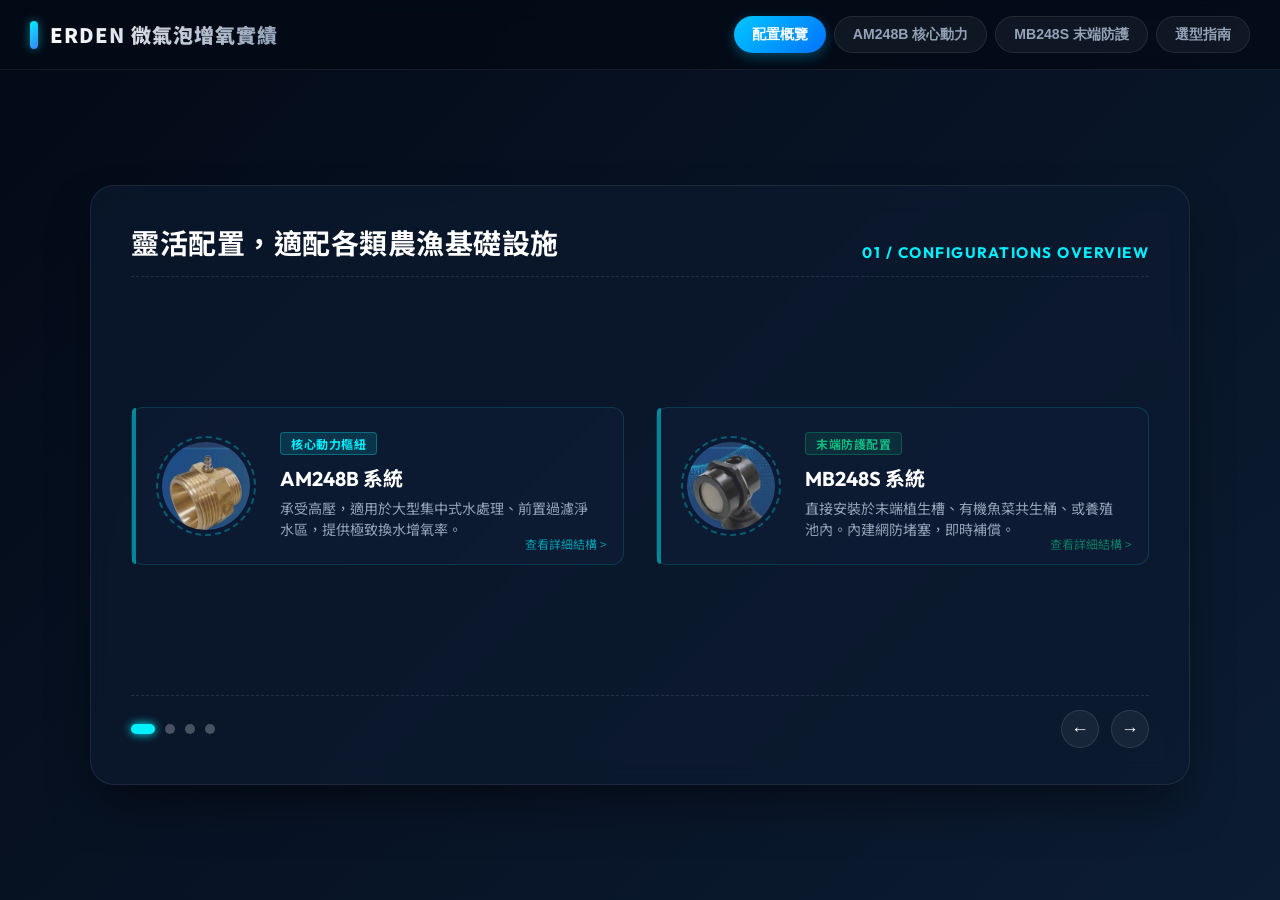
<file: am248b/slide-15-equipment-comparison.html>
<!DOCTYPE html>
<html lang="zh-TW">
<head>
    <meta charset="UTF-8">
    <meta name="viewport" content="width=device-width, initial-scale=1.0">
    <title>適配各類農漁基礎設施 - 互動式動態簡報</title>
    <meta name="description" content="互動式簡報：展示微氣泡技術於水耕農場及養殖漁業之多元設備配置，AM248B系統與MB248S系統之詳細解析。">
    <link rel="preconnect" href="https://fonts.googleapis.com">
    <link rel="preconnect" href="https://fonts.gstatic.com" crossorigin>
    <link href="https://fonts.googleapis.com/css2?family=Noto+Sans+TC:wght@400;500;700;900&family=Outfit:wght@400;600;700;800&display=swap" rel="stylesheet">
    <style>
        :root {
            --bg-dark-start: #030a16;
            --bg-dark-end: #0c1c33;
            --primary-cyan: #00f0ff;
            --primary-green: #10b981;
            --primary-blue: #3b82f6;
            --text-light: #ffffff;
            --text-muted: #94a3b8;
            --border-radius-lg: 24px;
            --border-radius-md: 16px;
            --border-radius-sm: 8px;
            --card-shadow: 0 25px 50px -12px rgba(0, 0, 0, 0.5);
            --transition-speed: 0.4s;
        }

        * {
            box-sizing: border-box;
            margin: 0;
            padding: 0;
        }

        body {
            font-family: 'Noto Sans TC', 'Outfit', sans-serif;
            background: linear-gradient(135deg, var(--bg-dark-start) 0%, var(--bg-dark-end) 100%);
            color: var(--text-light);
            min-height: 100vh;
            display: flex;
            flex-direction: column;
            overflow: hidden;
            position: relative;
        }

        /* Dynamic Bubble Background */
        .bubble-container {
            position: fixed;
            top: 0;
            left: 0;
            width: 100%;
            height: 100%;
            z-index: 0;
            pointer-events: none;
            overflow: hidden;
        }

        .bubble {
            position: absolute;
            background: radial-gradient(circle at 30% 30%, rgba(255, 255, 255, 0.3) 0%, rgba(255, 255, 255, 0.05) 70%, rgba(0, 240, 255, 0.1) 100%);
            border-radius: 50%;
            bottom: -20px;
            animation: rise linear infinite;
        }

        @keyframes rise {
            0% {
                transform: translateY(0) scale(1) rotate(0deg);
                opacity: 0;
            }
            10% { opacity: 0.5; }
            90% { opacity: 0.5; }
            100% {
                transform: translateY(-105vh) scale(1.2) rotate(360deg);
                opacity: 0;
            }
        }

        /* Top Header */
        header {
            padding: 16px 30px;
            background: rgba(3, 10, 22, 0.8);
            backdrop-filter: blur(10px);
            border-bottom: 1px solid rgba(255, 255, 255, 0.08);
            display: flex;
            justify-content: space-between;
            align-items: center;
            z-index: 10;
        }

        .logo-title {
            display: flex;
            align-items: center;
            gap: 12px;
        }

        .logo-badge {
            background: linear-gradient(135deg, var(--primary-cyan) 0%, var(--primary-blue) 100%);
            width: 8px;
            height: 28px;
            border-radius: 4px;
            box-shadow: 0 0 10px rgba(0, 240, 255, 0.5);
        }

        .logo-text {
            font-size: 1.25rem;
            font-weight: 900;
            letter-spacing: 1px;
            background: linear-gradient(to right, #ffffff, #94a3b8);
            -webkit-background-clip: text;
            -webkit-text-fill-color: transparent;
        }

        /* Nav Menu Controls */
        .nav-menu {
            display: flex;
            gap: 8px;
        }

        .menu-btn {
            background: rgba(255, 255, 255, 0.05);
            border: 1px solid rgba(255, 255, 255, 0.08);
            color: #94a3b8;
            padding: 8px 18px;
            border-radius: 20px;
            cursor: pointer;
            font-size: 0.88rem;
            font-weight: 700;
            transition: all 0.3s ease;
        }

        .menu-btn:hover {
            background: rgba(255, 255, 255, 0.12);
            color: #ffffff;
            border-color: rgba(255, 255, 255, 0.2);
        }

        .menu-btn.active {
            background: linear-gradient(135deg, #00c6ff 0%, #0072ff 100%);
            border: none;
            color: #ffffff;
            box-shadow: 0 4px 12px rgba(0, 198, 255, 0.3);
        }

        /* Main Workspace */
        main {
            flex-grow: 1;
            position: relative;
            display: flex;
            justify-content: center;
            align-items: center;
            padding: 20px 30px;
            z-index: 1;
        }

        /* Slides Container */
        .slides-container {
            width: 100%;
            max-width: 1100px;
            height: 600px;
            position: relative;
            background: rgba(13, 27, 49, 0.65);
            border: 1px solid rgba(255, 255, 255, 0.08);
            border-radius: var(--border-radius-lg);
            box-shadow: var(--card-shadow);
            overflow: hidden;
            backdrop-filter: blur(12px);
        }

        @media (max-width: 950px) {
            .slides-container {
                height: auto;
                min-height: 550px;
            }
        }

        /* Individual Slide */
        .slide {
            position: absolute;
            top: 0;
            left: 0;
            width: 100%;
            height: 100%;
            padding: 36px 40px;
            display: flex;
            flex-direction: column;
            justify-content: space-between;
            opacity: 0;
            pointer-events: none;
            transition: opacity var(--transition-speed) ease-in-out, transform var(--transition-speed) ease-in-out;
            transform: scale(0.97);
        }

        .slide.active {
            opacity: 1;
            pointer-events: auto;
            transform: scale(1);
            z-index: 2;
        }

        /* Slide Header Area */
        .slide-header-area {
            display: flex;
            justify-content: space-between;
            align-items: flex-end;
            border-bottom: 1.5px dashed rgba(255, 255, 255, 0.1);
            padding-bottom: 14px;
            margin-bottom: 16px;
        }

        .slide-title {
            font-size: 1.75rem;
            font-weight: 700;
            color: #ffffff;
            letter-spacing: 0.5px;
        }

        .slide-subtitle {
            font-size: 0.95rem;
            color: var(--primary-cyan);
            font-weight: 700;
            text-transform: uppercase;
            letter-spacing: 1.5px;
            font-family: 'Outfit', sans-serif;
        }

        /* Slide Body */
        .slide-body {
            flex-grow: 1;
            display: flex;
            align-items: center;
            overflow: hidden;
            position: relative;
        }

        /* Slide Footer */
        .slide-footer {
            display: flex;
            justify-content: space-between;
            align-items: center;
            border-top: 1.5px dashed rgba(255, 255, 255, 0.1);
            padding-top: 14px;
            margin-top: 16px;
        }

        .dots-navigation {
            display: flex;
            gap: 10px;
        }

        .dot {
            width: 10px;
            height: 10px;
            border-radius: 50%;
            background: rgba(255, 255, 255, 0.25);
            cursor: pointer;
            transition: all 0.3s ease;
        }

        .dot:hover {
            background: rgba(255, 255, 255, 0.5);
        }

        .dot.active {
            background: var(--primary-cyan);
            box-shadow: 0 0 10px var(--primary-cyan);
            width: 24px;
            border-radius: 5px;
        }

        .arrow-navigation-btns {
            display: flex;
            gap: 12px;
        }

        .arrow-btn {
            background: rgba(255, 255, 255, 0.05);
            border: 1px solid rgba(255, 255, 255, 0.1);
            color: #ffffff;
            width: 38px;
            height: 38px;
            border-radius: 50%;
            display: flex;
            justify-content: center;
            align-items: center;
            cursor: pointer;
            transition: all 0.3s ease;
            font-size: 1.1rem;
        }

        .arrow-btn:hover {
            background: rgba(255, 255, 255, 0.15);
            border-color: rgba(255, 255, 255, 0.3);
            color: var(--primary-cyan);
            box-shadow: 0 0 12px rgba(0, 240, 255, 0.2);
            transform: scale(1.05);
        }

        /* ---------------------------------------------------- */
        /* SLIDE 0: OVERVIEW LAYOUT */
        /* ---------------------------------------------------- */
        .overview-grid {
            display: grid;
            grid-template-columns: 1fr 1fr;
            gap: 32px;
            width: 100%;
        }

        .overview-card {
            background: rgba(16, 32, 59, 0.45);
            border: 1px solid rgba(0, 240, 255, 0.15);
            border-radius: 12px;
            padding: 24px;
            display: flex;
            align-items: center;
            gap: 24px;
            cursor: pointer;
            transition: all 0.3s cubic-bezier(0.16, 1, 0.3, 1);
            position: relative;
        }

        .overview-card:hover {
            border-color: var(--primary-cyan);
            background: rgba(16, 32, 59, 0.7);
            box-shadow: 0 0 25px rgba(0, 240, 255, 0.15);
            transform: translateY(-4px);
        }

        .overview-card::before {
            content: '';
            position: absolute;
            top: 0;
            left: 0;
            width: 4px;
            height: 100%;
            background: var(--primary-cyan);
            border-radius: 12px 0 0 12px;
            opacity: 0.5;
            transition: opacity 0.3s ease;
        }

        .overview-card:hover::before {
            opacity: 1;
            box-shadow: 0 0 10px var(--primary-cyan);
        }

        .overview-img-container {
            width: 100px;
            height: 100px;
            border-radius: 50%;
            border: 2px dashed rgba(0, 240, 255, 0.3);
            display: flex;
            justify-content: center;
            align-items: center;
            flex-shrink: 0;
            background: #0b1a32;
        }

        .overview-img {
            width: 88px;
            height: 88px;
            border-radius: 50%;
            object-fit: cover;
        }

        .overview-info {
            flex-grow: 1;
        }

        .overview-badge {
            background: rgba(0, 240, 255, 0.12);
            border: 1px solid rgba(0, 240, 255, 0.3);
            color: var(--primary-cyan);
            padding: 2px 10px;
            font-size: 0.75rem;
            font-weight: 700;
            border-radius: 4px;
            width: fit-content;
            margin-bottom: 8px;
            letter-spacing: 0.5px;
        }

        .overview-card-title {
            font-size: 1.25rem;
            font-weight: 700;
            margin-bottom: 6px;
            color: #ffffff;
            font-family: 'Outfit', 'Noto Sans TC', sans-serif;
        }

        .overview-desc {
            font-size: 0.88rem;
            color: var(--text-muted);
            line-height: 1.5;
        }

        .click-guide {
            position: absolute;
            bottom: 12px;
            right: 16px;
            font-size: 0.75rem;
            color: var(--primary-cyan);
            display: flex;
            align-items: center;
            gap: 4px;
            opacity: 0.6;
            transition: opacity 0.3s ease;
        }

        .overview-card:hover .click-guide {
            opacity: 1;
        }

        /* ---------------------------------------------------- */
        /* SLIDES 1 & 2: DETAILED VIEWS WITH INTERACTIVE MARKERS */
        /* ---------------------------------------------------- */
        .detail-layout {
            display: grid;
            grid-template-columns: 1.1fr 1fr;
            gap: 40px;
            width: 100%;
            height: 100%;
            align-items: center;
        }

        .interactive-visual {
            position: relative;
            display: flex;
            justify-content: center;
            align-items: center;
            background: rgba(11, 26, 49, 0.5);
            border: 1px dashed rgba(255, 255, 255, 0.1);
            border-radius: var(--border-radius-md);
            padding: 30px;
            height: 380px;
            overflow: hidden;
            box-shadow: inset 0 0 20px rgba(0, 0, 0, 0.4);
        }

        .detail-device-img {
            max-height: 280px;
            width: auto;
            object-fit: contain;
            filter: drop-shadow(0 10px 25px rgba(0, 240, 255, 0.25));
        }

        .detail-label-tag {
            position: absolute;
            top: 20px;
            left: 20px;
            background: rgba(0, 240, 255, 0.1);
            border: 1px solid var(--primary-cyan);
            color: var(--primary-cyan);
            padding: 4px 14px;
            border-radius: 4px;
            font-size: 0.8rem;
            font-weight: 700;
            letter-spacing: 1px;
        }

        /* Hotspot markers */
        .hotspot-marker {
            position: absolute;
            width: 22px;
            height: 22px;
            cursor: pointer;
            z-index: 10;
        }

        .hotspot-ring {
            position: absolute;
            top: 0;
            left: 0;
            width: 100%;
            height: 100%;
            border-radius: 50%;
            background: var(--primary-cyan);
            opacity: 0.8;
            box-shadow: 0 0 10px var(--primary-cyan);
            transition: all 0.3s ease;
        }

        .hotspot-marker:hover .hotspot-ring {
            transform: scale(1.3);
            opacity: 1;
            box-shadow: 0 0 15px var(--primary-cyan);
        }

        .hotspot-pulse {
            position: absolute;
            top: -6px;
            left: -6px;
            width: 34px;
            height: 34px;
            border-radius: 50%;
            border: 1.5px solid var(--primary-cyan);
            opacity: 0;
            animation: pulseGlow 2s infinite;
            pointer-events: none;
        }

        @keyframes pulseGlow {
            0% { transform: scale(0.6); opacity: 0; }
            50% { opacity: 0.6; }
            100% { transform: scale(1.4); opacity: 0; }
        }

        .hotspot-num {
            position: absolute;
            top: 0;
            left: 0;
            width: 100%;
            height: 100%;
            display: flex;
            justify-content: center;
            align-items: center;
            font-size: 0.75rem;
            font-weight: 900;
            color: #030a16;
            z-index: 2;
        }

        /* Hotspot popup info card */
        .hotspot-info-card {
            background: rgba(13, 27, 49, 0.95);
            border: 1.5px solid var(--primary-cyan);
            border-radius: var(--border-radius-md);
            padding: 24px;
            display: flex;
            flex-direction: column;
            gap: 10px;
            height: 380px;
            justify-content: center;
            box-shadow: var(--shadow-glow);
            position: relative;
        }

        /* sci-fi accents on info card */
        .hotspot-info-card::before {
            content: '';
            position: absolute;
            top: -1.5px;
            left: -1.5px;
            width: 12px;
            height: 12px;
            border-top: 3px solid var(--primary-cyan);
            border-left: 3px solid var(--primary-cyan);
        }

        .hotspot-info-card::after {
            content: '';
            position: absolute;
            bottom: -1.5px;
            right: -1.5px;
            width: 12px;
            height: 12px;
            border-bottom: 3px solid var(--primary-cyan);
            border-right: 3px solid var(--primary-cyan);
        }

        .info-card-header {
            display: flex;
            align-items: center;
            gap: 12px;
            border-bottom: 1px solid rgba(255, 255, 255, 0.1);
            padding-bottom: 12px;
        }

        .info-card-badge {
            background: var(--primary-cyan);
            color: #030a16;
            width: 24px;
            height: 24px;
            border-radius: 50%;
            display: flex;
            justify-content: center;
            align-items: center;
            font-weight: 900;
            font-size: 0.85rem;
        }

        .info-card-title {
            font-size: 1.2rem;
            font-weight: 700;
            color: #ffffff;
        }

        .info-card-body {
            font-size: 0.95rem;
            line-height: 1.6;
            color: #e2e8f0;
        }

        .info-card-default-tip {
            font-size: 0.9rem;
            color: var(--text-muted);
            text-align: center;
            line-height: 1.6;
            font-style: italic;
        }

        /* ---------------------------------------------------- */
        /* SLIDE 3: COMPARISON MATRIX TABLE */
        /* ---------------------------------------------------- */
        .comparison-container {
            width: 100%;
            display: flex;
            flex-direction: column;
            gap: 16px;
        }

        .comp-table {
            width: 100%;
            border-collapse: collapse;
            font-size: 0.88rem;
            background: rgba(13, 27, 49, 0.4);
            border-radius: 8px;
            overflow: hidden;
            border: 1px solid rgba(255,255,255,0.06);
        }

        .comp-table th, .comp-table td {
            padding: 10px 14px;
            text-align: left;
            border-bottom: 1px solid rgba(255, 255, 255, 0.05);
        }

        .comp-table th {
            background: rgba(16, 32, 59, 0.8);
            font-weight: 700;
            color: var(--primary-cyan);
            font-size: 0.92rem;
            letter-spacing: 0.5px;
        }

        .comp-table tr:hover {
            background: rgba(0, 240, 255, 0.03);
        }

        .comp-table td b {
            color: #ffffff;
        }

        .col-highlight {
            color: var(--primary-cyan);
            font-weight: 700;
        }

        .comp-tag {
            padding: 2px 8px;
            border-radius: 4px;
            font-size: 0.75rem;
            font-weight: 700;
            display: inline-block;
        }

        .comp-tag.cyan {
            background: rgba(0, 240, 255, 0.12);
            color: var(--primary-cyan);
            border: 1px solid rgba(0, 240, 255, 0.2);
        }

        .comp-tag.blue {
            background: rgba(59, 130, 246, 0.12);
            color: var(--primary-blue);
            border: 1px solid rgba(59, 130, 246, 0.2);
        }

        .summary-badge-callout {
            background: rgba(0, 240, 255, 0.06);
            border-left: 4px solid var(--primary-cyan);
            padding: 10px 16px;
            border-radius: 0 8px 8px 0;
            font-size: 0.9rem;
            line-height: 1.5;
            color: #e2e8f0;
        }

        .summary-badge-callout b {
            color: var(--primary-cyan);
        }
    </style>
</head>
<body>

    <!-- Rising Bubbles Decor -->
    <div class="bubble-container" id="bubble-container"></div>

    <!-- Header bar -->
    <header>
        <div class="logo-title">
            <div class="logo-badge"></div>
            <span class="logo-text">ERDEN 微氣泡增氧實績</span>
        </div>
        <nav class="nav-menu">
            <button class="menu-btn active" onclick="goToSlide(0)">配置概覽</button>
            <button class="menu-btn" onclick="goToSlide(1)">AM248B 核心動力</button>
            <button class="menu-btn" onclick="goToSlide(2)">MB248S 末端防護</button>
            <button class="menu-btn" onclick="goToSlide(3)">選型指南</button>
        </nav>
    </header>

    <!-- Main Slides Area -->
    <main>
        <div class="slides-container">

            <!-- SLIDE 0: OVERVIEW -->
            <article class="slide active" id="slide-0">
                <div class="slide-header-area">
                    <h2 class="slide-title">靈活配置，適配各類農漁基礎設施</h2>
                    <span class="slide-subtitle">01 / Configurations Overview</span>
                </div>

                <div class="slide-body">
                    <div class="overview-grid">
                        <!-- AM248B Card -->
                        <div class="overview-card" onclick="goToSlide(1); triggerUIFeedback('click');">
                            <div class="overview-img-container">
                                <img class="overview-img" src="./images/slides/page15-am248b-nozzle.jpg" alt="AM248B">
                            </div>
                            <div class="overview-info">
                                <div class="overview-badge">核心動力樞紐</div>
                                <h3 class="overview-card-title">AM248B 系統</h3>
                                <p class="overview-desc">承受高壓，適用於大型集中式水處理、前置過濾淨水區，提供極致換水增氧率。</p>
                            </div>
                            <div class="click-guide">查看詳細結構 &gt;</div>
                        </div>

                        <!-- MB248S Card -->
                        <div class="overview-card" onclick="goToSlide(2); triggerUIFeedback('click');">
                            <div class="overview-img-container">
                                <img class="overview-img" src="./images/slides/page15-mb248s-nozzle.jpg" alt="MB248S">
                            </div>
                            <div class="overview-info">
                                <div class="overview-badge" style="background: rgba(16, 185, 129, 0.12); color: var(--primary-green); border-color: rgba(16, 185, 129, 0.3);">末端防護配置</div>
                                <h3 class="overview-card-title">MB248S 系統</h3>
                                <p class="overview-desc">直接安裝於末端植生槽、有機魚菜共生桶、或養殖池內。內建網防堵塞，即時補償。</p>
                            </div>
                            <div class="click-guide" style="color: var(--primary-green);">查看詳細結構 &gt;</div>
                        </div>
                    </div>
                </div>

                <div class="slide-footer">
                    <div class="dots-navigation">
                        <span class="dot active" onclick="goToSlide(0)"></span>
                        <span class="dot" onclick="goToSlide(1)"></span>
                        <span class="dot" onclick="goToSlide(2)"></span>
                        <span class="dot" onclick="goToSlide(3)"></span>
                    </div>
                    <div class="arrow-navigation-btns">
                        <button class="arrow-btn" onclick="prevSlide(); triggerUIFeedback('click');">←</button>
                        <button class="arrow-btn" onclick="nextSlide(); triggerUIFeedback('click');">→</button>
                    </div>
                </div>
            </article>

            <!-- SLIDE 1: AM248B DETAILED VIEW -->
            <article class="slide" id="slide-1">
                <div class="slide-header-area">
                    <h2 class="slide-title">AM248B 系統：核心動力樞紐</h2>
                    <span class="slide-subtitle">02 / AM248B Heavy-duty System</span>
                </div>

                <div class="slide-body">
                    <div class="detail-layout">
                        <!-- Left Interactive Image -->
                        <div class="interactive-visual">
                            <span class="detail-label-tag">互動定位模式 (請點選標記)</span>
                            <img class="detail-device-img" src="./images/slides/page15-am248b-nozzle.jpg" alt="AM248B 系統">
                            
                            <!-- Hotspot 1: Inlet -->
                            <div class="hotspot-marker" style="top: 15%; left: 52%;" onclick="showHotspot(1, 1)">
                                <div class="hotspot-ring"></div>
                                <div class="hotspot-pulse"></div>
                                <span class="hotspot-num">1</span>
                            </div>

                            <!-- Hotspot 2: Body -->
                            <div class="hotspot-marker" style="top: 50%; left: 45%;" onclick="showHotspot(1, 2)">
                                <div class="hotspot-ring"></div>
                                <div class="hotspot-pulse"></div>
                                <span class="hotspot-num">2</span>
                            </div>
                        </div>

                        <!-- Right Detail Pane -->
                        <div class="hotspot-info-card" id="info-pane-1">
                            <div class="info-card-default-tip" id="default-tip-1">
                                <p>💡 <b>操作提示</b></p>
                                <p>請點擊左側銅噴嘴圖像上的 <b>1</b> 或 <b>2</b> 號呼吸式標籤，即可動態展開該核心部位的運作機制與技術規格說明。</p>
                            </div>
                            <div class="info-card-content" id="info-content-1" style="display: none;">
                                <div class="info-card-header">
                                    <span class="info-card-badge" id="info-num-1">1</span>
                                    <h3 class="info-card-title" id="info-title-1">部位名稱</h3>
                                </div>
                                <div class="info-card-body" id="info-body-1">
                                    部位說明內容...
                                </div>
                            </div>
                        </div>
                    </div>
                </div>

                <div class="slide-footer">
                    <div class="dots-navigation">
                        <span class="dot" onclick="goToSlide(0)"></span>
                        <span class="dot active" onclick="goToSlide(1)"></span>
                        <span class="dot" onclick="goToSlide(2)"></span>
                        <span class="dot" onclick="goToSlide(3)"></span>
                    </div>
                    <div class="arrow-navigation-btns">
                        <button class="arrow-btn" onclick="prevSlide(); triggerUIFeedback('click');">←</button>
                        <button class="arrow-btn" onclick="nextSlide(); triggerUIFeedback('click');">→</button>
                    </div>
                </div>
            </article>

            <!-- SLIDE 2: MB248S DETAILED VIEW -->
            <article class="slide" id="slide-2">
                <div class="slide-header-area">
                    <h2 class="slide-title">MB248S 系統：末端防護配置</h2>
                    <span class="slide-subtitle">03 / MB248S Anti-clogging System</span>
                </div>

                <div class="slide-body">
                    <div class="detail-layout">
                        <!-- Left Interactive Image -->
                        <div class="interactive-visual" style="background: rgba(11, 49, 41, 0.15); border-color: rgba(16, 185, 129, 0.2);">
                            <span class="detail-label-tag" style="border-color: var(--primary-green); color: var(--primary-green); background: rgba(16, 185, 129, 0.1);">互動定位模式 (請點選標記)</span>
                            <img class="detail-device-img" src="./images/slides/page15-mb248s-nozzle.jpg" alt="MB248S 系統">
                            
                            <!-- Hotspot 1: Front Mesh -->
                            <div class="hotspot-marker" style="top: 55%; left: 30%;" onclick="showHotspot(2, 1)">
                                <div class="hotspot-ring" style="background: var(--primary-green); box-shadow: 0 0 10px var(--primary-green);"></div>
                                <div class="hotspot-pulse" style="border-color: var(--primary-green);"></div>
                                <span class="hotspot-num">1</span>
                            </div>

                            <!-- Hotspot 2: Top Inlet -->
                            <div class="hotspot-marker" style="top: 25%; left: 55%;" onclick="showHotspot(2, 2)">
                                <div class="hotspot-ring" style="background: var(--primary-green); box-shadow: 0 0 10px var(--primary-green);"></div>
                                <div class="hotspot-pulse" style="border-color: var(--primary-green);"></div>
                                <span class="hotspot-num">2</span>
                            </div>

                            <!-- Hotspot 3: Bottom Base -->
                            <div class="hotspot-marker" style="top: 85%; left: 60%;" onclick="showHotspot(2, 3)">
                                <div class="hotspot-ring" style="background: var(--primary-green); box-shadow: 0 0 10px var(--primary-green);"></div>
                                <div class="hotspot-pulse" style="border-color: var(--primary-green);"></div>
                                <span class="hotspot-num">3</span>
                            </div>
                        </div>

                        <!-- Right Detail Pane -->
                        <div class="hotspot-info-card" id="info-pane-2" style="border-color: var(--primary-green); box-shadow: 0 0 25px rgba(16, 185, 129, 0.08);">
                            <!-- sci-fi accents override -->
                            <style>
                                #info-pane-2::before { border-top-color: var(--primary-green); border-left-color: var(--primary-green); }
                                #info-pane-2::after { border-bottom-color: var(--primary-green); border-right-color: var(--primary-green); }
                            </style>
                            <div class="info-card-default-tip" id="default-tip-2">
                                <p>💡 <b>操作提示</b></p>
                                <p>請點擊左側黑色防堵噴嘴圖像上的 <b>1</b>、<b>2</b> 或 <b>3</b> 號標籤，即可動態展開該末端裝置在有機水質中的自清潔與穩固安置解析。</p>
                            </div>
                            <div class="info-card-content" id="info-content-2" style="display: none;">
                                <div class="info-card-header">
                                    <span class="info-card-badge" id="info-num-2" style="background: var(--primary-green);">1</span>
                                    <h3 class="info-card-title" id="info-title-2">部位名稱</h3>
                                </div>
                                <div class="info-card-body" id="info-body-2">
                                    部位說明內容...
                                </div>
                            </div>
                        </div>
                    </div>
                </div>

                <div class="slide-footer">
                    <div class="dots-navigation">
                        <span class="dot" onclick="goToSlide(0)"></span>
                        <span class="dot" onclick="goToSlide(1)"></span>
                        <span class="dot active" onclick="goToSlide(2)"></span>
                        <span class="dot" onclick="goToSlide(3)"></span>
                    </div>
                    <div class="arrow-navigation-btns">
                        <button class="arrow-btn" onclick="prevSlide(); triggerUIFeedback('click');">←</button>
                        <button class="arrow-btn" onclick="nextSlide(); triggerUIFeedback('click');">→</button>
                    </div>
                </div>
            </article>

            <!-- SLIDE 3: COMPARISON MATRIX -->
            <article class="slide" id="slide-3">
                <div class="slide-header-area">
                    <h2 class="slide-title">選型指南與配置對比矩陣</h2>
                    <span class="slide-subtitle">04 / System Comparison Matrix</span>
                </div>

                <div class="slide-body">
                    <div class="comparison-container">
                        <table class="comp-table">
                            <thead>
                                <tr>
                                    <th>對比指標</th>
                                    <th>AM248B 系統 (核心動力樞紐)</th>
                                    <th>MB248S 系統 (末端防護配置)</th>
                                </tr>
                            </thead>
                            <tbody>
                                <tr>
                                    <td><b>主要定位</b></td>
                                    <td><span class="comp-tag cyan">高容量集中處理</span></td>
                                    <td><span class="comp-tag blue">末端分散點狀防護</span></td>
                                </tr>
                                <tr>
                                    <td><b>最佳安裝位置</b></td>
                                    <td>大型集中式水處理槽、前置過濾淨水區</td>
                                    <td>末端植生槽、含有機質的魚菜共生桶、養殖池底</td>
                                </tr>
                                <tr>
                                    <td><b>水體處理規模</b></td>
                                    <td><b>數十噸級以上</b> (大流量循環)</td>
                                    <td><b>單體/小組分區</b> (小至中流量精細噴射)</td>
                                </tr>
                                <tr>
                                    <td><b>雜質耐受度</b></td>
                                    <td>中等 (建議搭配前置過濾)</td>
                                    <td><b>極高</b> (內建金屬防堵濾網，無懼懸浮物)</td>
                                </tr>
                                <tr>
                                    <td><b>核心物理優勢</b></td>
                                    <td>承受高溫與高壓，極致的換水增氧速率</td>
                                    <td>提供局部即時的微氣泡噴射與剪切補償</td>
                                </tr>
                            </tbody>
                        </table>

                        <div class="summary-badge-callout">
                            📌 <b>配置心法：</b>對於<b>大體積</b>水源，應於機房或前置過濾槽配置 <b>AM248B</b> 作為主力溶氧引擎；而在<b>種植床末端或高有機物養殖池內</b>，配置 <b>MB248S</b> 進行多點微量氣泡的即時補償與雜質防護，兩者協同效果最佳。
                        </div>
                    </div>
                </div>

                <div class="slide-footer">
                    <div class="dots-navigation">
                        <span class="dot" onclick="goToSlide(0)"></span>
                        <span class="dot" onclick="goToSlide(1)"></span>
                        <span class="dot" onclick="goToSlide(2)"></span>
                        <span class="dot active" onclick="goToSlide(3)"></span>
                    </div>
                    <div class="arrow-navigation-btns">
                        <button class="arrow-btn" onclick="prevSlide(); triggerUIFeedback('click');">←</button>
                        <button class="arrow-btn" onclick="nextSlide(); triggerUIFeedback('click');">→</button>
                    </div>
                </div>
            </article>

        </div>
    </main>

    <script>
        let currentSlide = 0;
        const slides = document.querySelectorAll('.slide');
        const dots = document.querySelectorAll('.dot');
        const menuBtns = document.querySelectorAll('.menu-btn');

        // Dynamic hotspot data
        const hotspotsData = {
            1: { // AM248B
                1: {
                    title: "高壓呼吸進氣接頭",
                    body: "此為 AM248B 系統的氣體導入核心。當高壓水流在內部流動產生局部真空時，本接頭會利用物理虹吸效應自動吸入空氣、純氧或臭氧。<b>不需額外加壓氣泵</b>，高效率將氣體吸入混合腔中進行激烈的剪切碎化。"
                },
                2: {
                    title: "銅製高壓文氏管本體",
                    body: "本體採用<b>精密黃銅鍛造工藝</b>，可承受高水壓運轉。內部流道採用精密縮徑收縮設計，利用流體力學文氏管效應（Venturi Effect），在高壓推動下令水流流速瞬間倍增，產生強力氣液混合與微氣泡切割，為數十噸級水體提供極致的溶氧效率。"
                }
            },
            2: { // MB248S
                1: {
                    title: "不鏽鋼防堵過濾網",
                    body: "MB248S 末端裝置專為<b>含有機質、懸浮雜質高</b>的水體（如魚菜共生桶、藻類繁盛的養殖池）設計。此前端不鏽鋼金屬網能夠在吸入混合水流時阻擋纖維、大顆粒雜質與藻類，<b>防堵塞性能卓越</b>，降低維護頻率。"
                },
                2: {
                    title: "旋流微細氣泡噴射孔",
                    body: "此處為噴砂噴嘴的出水結構。經防堵濾網過濾後的水流在此處進行旋流混合，並以特定的剪切角度高速噴射而出，在末端即時生成均勻、細密的乳白色霧狀微氣泡，<b>直接補償根系或魚蝦生存區的溶解氧</b>。"
                },
                3: {
                    title: "防震彈性吸盤底座",
                    body: "底座配置強力彈性橡膠吸盤，不需複雜的管道螺絲固定，即可<b>快速吸附於各類水桶、玻璃纖維槽壁、或水泥池底</b>。具有出色的防震減噪效果，且極易拆卸清潔，位置調整十分靈活。"
                }
            }
        };

        function goToSlide(index) {
            if (index < 0 || index >= slides.length) return;

            // Deactivate current slide/button/dot
            slides[currentSlide].classList.remove('active');
            dots[currentSlide].classList.remove('active');
            menuBtns[currentSlide].classList.remove('active');

            // Activate new slide/button/dot
            currentSlide = index;
            slides[currentSlide].classList.add('active');
            dots[currentSlide].classList.add('active');
            menuBtns[currentSlide].classList.add('active');

            // Reset hotspot views
            resetHotspots();
        }

        function nextSlide() {
            const nextIdx = (currentSlide + 1) % slides.length;
            goToSlide(nextIdx);
        }

        function prevSlide() {
            const prevIdx = (currentSlide - 1 + slides.length) % slides.length;
            goToSlide(prevIdx);
        }

        function resetHotspots() {
            // Reset AM248B Hotspot Content
            document.getElementById('default-tip-1').style.display = 'block';
            document.getElementById('info-content-1').style.display = 'none';
            
            // Reset MB248S Hotspot Content
            document.getElementById('default-tip-2').style.display = 'block';
            document.getElementById('info-content-2').style.display = 'none';
        }

        function showHotspot(deviceNum, hotspotId) {
            // Trigger visual button/click sound
            triggerUIFeedback('hotspot');

            const data = hotspotsData[deviceNum][hotspotId];
            if (!data) return;

            const defaultTip = document.getElementById(`default-tip-${deviceNum}`);
            const contentBox = document.getElementById(`info-content-${deviceNum}`);
            const numBadge = document.getElementById(`info-num-${deviceNum}`);
            const titleEl = document.getElementById(`info-title-${deviceNum}`);
            const bodyEl = document.getElementById(`info-body-${deviceNum}`);

            // Hide default tip
            defaultTip.style.display = 'none';

            // Set content
            numBadge.textContent = hotspotId;
            titleEl.innerHTML = data.title;
            bodyEl.innerHTML = data.body;

            // Animate box in
            contentBox.style.display = 'block';
            contentBox.style.animation = 'none';
            contentBox.offsetHeight; // trigger reflow
            contentBox.style.animation = 'fadeInRight 0.4s cubic-bezier(0.16, 1, 0.3, 1) forwards';
        }

        // Web Audio Synth for tech UI feedback sounds
        let audioCtx = null;
        function triggerUIFeedback(type) {
            try {
                if (!audioCtx) {
                    audioCtx = new (window.AudioContext || window.webkitAudioContext)();
                }
                if (audioCtx.state === 'suspended') {
                    audioCtx.resume();
                }
                
                const osc = audioCtx.createOscillator();
                const gainNode = audioCtx.createGain();
                
                osc.connect(gainNode);
                gainNode.connect(audioCtx.destination);
                
                if (type === 'click') {
                    // Click sound: short clean synth pip
                    osc.type = 'sine';
                    osc.frequency.setValueAtTime(1000, audioCtx.currentTime);
                    osc.frequency.exponentialRampToValueAtTime(1800, audioCtx.currentTime + 0.05);
                    gainNode.gain.setValueAtTime(0.04, audioCtx.currentTime);
                    gainNode.gain.exponentialRampToValueAtTime(0.0001, audioCtx.currentTime + 0.08);
                    osc.start();
                    osc.stop(audioCtx.currentTime + 0.08);
                } else if (type === 'hotspot') {
                    // Hotspot click sound: glowing tech laser beep
                    osc.type = 'triangle';
                    osc.frequency.setValueAtTime(1400, audioCtx.currentTime);
                    osc.frequency.exponentialRampToValueAtTime(800, audioCtx.currentTime + 0.12);
                    gainNode.gain.setValueAtTime(0.05, audioCtx.currentTime);
                    gainNode.gain.exponentialRampToValueAtTime(0.0001, audioCtx.currentTime + 0.15);
                    osc.start();
                    osc.stop(audioCtx.currentTime + 0.15);
                }
            } catch(e) {
                // Audio context block or not supported
            }
        }

        // Keyboard navigation
        document.addEventListener('keydown', (e) => {
            if (e.key === 'ArrowRight') {
                nextSlide();
                triggerUIFeedback('click');
            } else if (e.key === 'ArrowLeft') {
                prevSlide();
                triggerUIFeedback('click');
            }
        });

        // Generate rising bubbles decoration
        document.addEventListener('DOMContentLoaded', () => {
            const container = document.getElementById('bubble-container');
            const numBubbles = 30;
            
            for (let i = 0; i < numBubbles; i++) {
                const bubble = document.createElement('div');
                bubble.classList.add('bubble');
                
                const size = Math.random() * 8 + 4; // 4px to 12px
                bubble.style.width = `${size}px`;
                bubble.style.height = `${size}px`;
                bubble.style.left = `${Math.random() * 100}%`;
                bubble.style.animationDuration = `${Math.random() * 7 + 5}s`; // 5s to 12s
                bubble.style.animationDelay = `${Math.random() * 8}s`;
                bubble.style.opacity = Math.random() * 0.35 + 0.1;
                
                container.appendChild(bubble);
            }
        });
    </script>

    <!-- Hotspot animations -->
    <style>
        @keyframes fadeInRight {
            from { opacity: 0; transform: translateX(12px); }
            to { opacity: 1; transform: translateX(0); }
        }
    </style>
<script>
document.addEventListener('keydown', (e) => {
    if (e.key === "ArrowRight" || e.key === "PageDown" || e.key === " ") {
        window.parent.postMessage('keydown-next', '*');
    } else if (e.key === "ArrowLeft" || e.key === "PageUp") {
        window.parent.postMessage('keydown-prev', '*');
    }
});
</script>
</body>
</html>
</file>
<file: am248b/presentation.css>
@import url('https://fonts.googleapis.com/css2?family=Outfit:wght@300;400;600;700&family=Inter:wght@300;400;500;600&display=swap');

:root {
    --bg-dark: #0a0f1d;
    --bg-card: rgba(15, 23, 42, 0.55);
    --border-card: rgba(255, 255, 255, 0.08);
    --text-primary: #f8fafc;
    --text-secondary: #94a3b8;
    --accent-cyan: #06b6d4;
    --accent-cyan-glow: rgba(6, 182, 212, 0.35);
    --accent-green: #10b981;
    --accent-green-glow: rgba(16, 185, 129, 0.35);
    --accent-red: #ef4444;
    --font-outfit: 'Outfit', 'Inter', system-ui, -apple-system, sans-serif;
    --font-inter: 'Inter', system-ui, -apple-system, sans-serif;
    --shadow-glow: 0 0 25px var(--accent-cyan-glow);
}

* {
    box-sizing: border-box;
    margin: 0;
    padding: 0;
}

body {
    background-color: var(--bg-dark);
    color: var(--text-primary);
    font-family: var(--font-inter);
    overflow: hidden;
    width: 100vw;
    height: 100vh;
    display: flex;
    justify-content: center;
    align-items: center;
    background: radial-gradient(circle at 10% 20%, rgba(6, 182, 212, 0.08) 0%, transparent 40%),
                radial-gradient(circle at 90% 80%, rgba(16, 185, 129, 0.08) 0%, transparent 40%),
                #070a13;
}

/* Slide Container: 16:9 Aspect Ratio */
.slide-container {
    width: 100%;
    height: 100%;
    max-width: 1000px;
    max-height: 562.5px; /* 1000 * 9 / 16 */
    aspect-ratio: 16 / 9;
    position: relative;
    padding: 30px 40px;
    display: flex;
    flex-direction: column;
    justify-content: space-between;
    overflow: hidden;
    border-radius: 16px;
    background: var(--bg-card);
    backdrop-filter: blur(20px);
    border: 1px solid var(--border-card);
    box-shadow: 0 25px 50px -12px rgba(0, 0, 0, 0.5);
}

/* Header Styles */
.slide-header {
    display: flex;
    justify-content: space-between;
    align-items: center;
    margin-bottom: 20px;
    border-bottom: 1px solid rgba(255, 255, 255, 0.05);
    padding-bottom: 12px;
}

.slide-title {
    font-family: var(--font-outfit);
    font-size: 26px;
    font-weight: 700;
    letter-spacing: -0.5px;
    background: linear-gradient(135deg, #ffffff 30%, var(--accent-cyan) 100%);
    -webkit-background-clip: text;
    -webkit-text-fill-color: transparent;
    display: flex;
    align-items: center;
    gap: 10px;
}

.slide-title::before {
    content: '';
    display: inline-block;
    width: 6px;
    height: 24px;
    background: var(--accent-cyan);
    border-radius: 3px;
    box-shadow: 0 0 10px var(--accent-cyan);
}

.slide-subtitle {
    font-size: 14px;
    color: var(--text-secondary);
    font-weight: 500;
    text-transform: uppercase;
    letter-spacing: 1.5px;
}

/* Footer Styles */
.slide-footer {
    display: flex;
    justify-content: space-between;
    align-items: center;
    border-top: 1px solid rgba(255, 255, 255, 0.05);
    padding-top: 10px;
    margin-top: 15px;
    font-size: 11px;
    color: var(--text-secondary);
}

.footer-brand {
    font-weight: 600;
    color: var(--accent-cyan);
    letter-spacing: 1px;
}

/* Standard Content Layouts */
.slide-body {
    flex: 1;
    display: grid;
    gap: 20px;
    align-items: center;
    min-height: 0; /* Important for flex child sizing */
}

/* Two-column layout: Text & Image */
.layout-split {
    grid-template-columns: 1.1fr 0.9fr;
}

/* Reversed split */
.layout-split-rev {
    grid-template-columns: 0.9fr 1.1fr;
}

/* Content Columns */
.text-col {
    display: flex;
    flex-direction: column;
    justify-content: center;
    gap: 16px;
}

.image-col {
    display: flex;
    justify-content: center;
    align-items: center;
    height: 100%;
    position: relative;
    border-radius: 12px;
    overflow: hidden;
    border: 1px solid rgba(255, 255, 255, 0.05);
    background: rgba(0, 0, 0, 0.2);
}

.image-col img {
    max-width: 100%;
    max-height: 100%;
    object-fit: contain;
    border-radius: 8px;
}

/* Bullet Points & Text Styling */
.highlight-text {
    font-weight: 600;
    color: var(--accent-cyan);
    text-shadow: 0 0 10px rgba(6, 182, 212, 0.2);
}

.highlight-green {
    font-weight: 600;
    color: var(--accent-green);
    text-shadow: 0 0 10px rgba(16, 185, 129, 0.2);
}

.bullet-list {
    list-style: none;
    display: flex;
    flex-direction: column;
    gap: 12px;
}

.bullet-item {
    position: relative;
    padding-left: 24px;
    font-size: 15px;
    line-height: 1.5;
    color: var(--text-primary);
}

.bullet-item::before {
    content: "✦";
    position: absolute;
    left: 0;
    top: 0;
    color: var(--accent-cyan);
    font-weight: bold;
    text-shadow: 0 0 8px var(--accent-cyan);
}

.bullet-item.green::before {
    color: var(--accent-green);
    text-shadow: 0 0 8px var(--accent-green);
}

/* Glass Cards */
.glass-card {
    background: rgba(255, 255, 255, 0.03);
    border: 1px solid rgba(255, 255, 255, 0.05);
    border-radius: 12px;
    padding: 18px;
    box-shadow: inset 0 1px 1px rgba(255, 255, 255, 0.05);
    transition: all 0.3s ease;
}

.glass-card:hover {
    border-color: rgba(6, 182, 212, 0.2);
    background: rgba(255, 255, 255, 0.05);
}

/* Table Style */
.comparison-table {
    width: 100%;
    border-collapse: collapse;
    font-size: 13px;
    color: var(--text-primary);
}

.comparison-table th {
    background: rgba(6, 182, 212, 0.15);
    color: var(--accent-cyan);
    font-family: var(--font-outfit);
    font-weight: 600;
    text-transform: uppercase;
    letter-spacing: 0.5px;
    padding: 10px;
    text-align: left;
    border-bottom: 2px solid var(--accent-cyan);
}

.comparison-table td {
    padding: 8px 10px;
    border-bottom: 1px solid rgba(255, 255, 255, 0.05);
}

.comparison-table tr:hover td {
    background: rgba(255, 255, 255, 0.02);
}

.comparison-table td.highlight-column {
    background: rgba(16, 185, 129, 0.05);
    border-left: 1px solid rgba(16, 185, 129, 0.1);
    border-right: 1px solid rgba(16, 185, 129, 0.1);
}

/* Cover Specific Layout */
.layout-cover {
    display: flex;
    flex-direction: column;
    justify-content: center;
    align-items: center;
    text-align: center;
    height: 100%;
    gap: 20px;
}

.cover-badge {
    background: rgba(6, 182, 212, 0.1);
    border: 1px solid var(--accent-cyan);
    color: var(--accent-cyan);
    padding: 6px 16px;
    border-radius: 20px;
    font-size: 12px;
    font-weight: 600;
    text-transform: uppercase;
    letter-spacing: 2px;
    box-shadow: 0 0 15px rgba(6, 182, 212, 0.15);
}

.cover-title {
    font-family: var(--font-outfit);
    font-size: 42px;
    font-weight: 800;
    line-height: 1.15;
    background: linear-gradient(135deg, #ffffff 40%, var(--accent-cyan) 100%);
    -webkit-background-clip: text;
    -webkit-text-fill-color: transparent;
    text-shadow: 0 4px 12px rgba(0, 0, 0, 0.5);
}

.cover-subtitle {
    font-size: 16px;
    color: var(--text-secondary);
    max-width: 600px;
    line-height: 1.6;
}

.cover-meta {
    font-size: 13px;
    color: var(--text-secondary);
    margin-top: 10px;
    display: flex;
    gap: 20px;
}

.cover-meta span {
    display: flex;
    align-items: center;
    gap: 6px;
}

.cover-meta span::before {
    content: '•';
    color: var(--accent-cyan);
}

/* Stats/Metrics styles */
.metrics-grid {
    display: grid;
    grid-template-columns: repeat(3, 1fr);
    gap: 16px;
    width: 100%;
}

.metric-card {
    text-align: center;
    padding: 20px;
}

.metric-value {
    font-family: var(--font-outfit);
    font-size: 36px;
    font-weight: 700;
    color: var(--accent-cyan);
    margin-bottom: 6px;
    text-shadow: 0 0 15px var(--accent-cyan-glow);
}

.metric-value.green {
    color: var(--accent-green);
    text-shadow: 0 0 15px var(--accent-green-glow);
}

.metric-label {
    font-size: 13px;
    color: var(--text-secondary);
    font-weight: 500;
}
</file>
